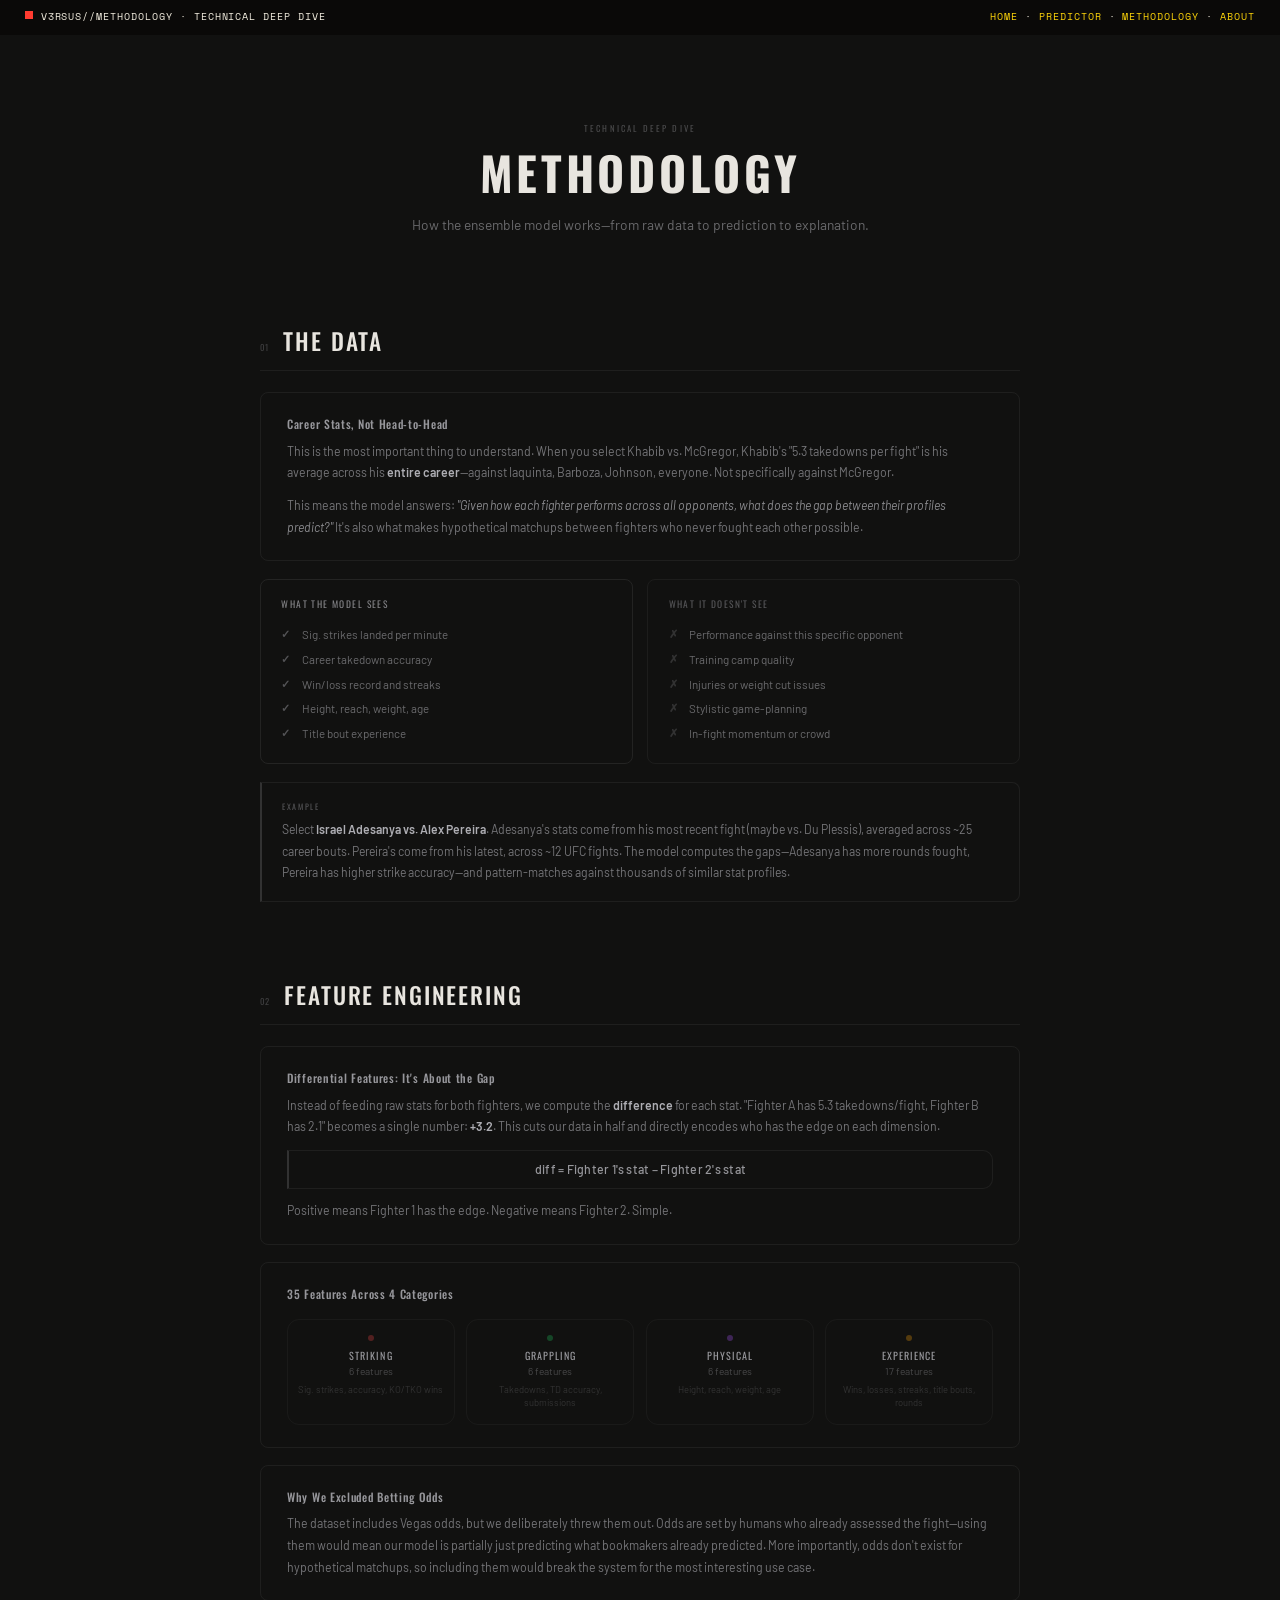
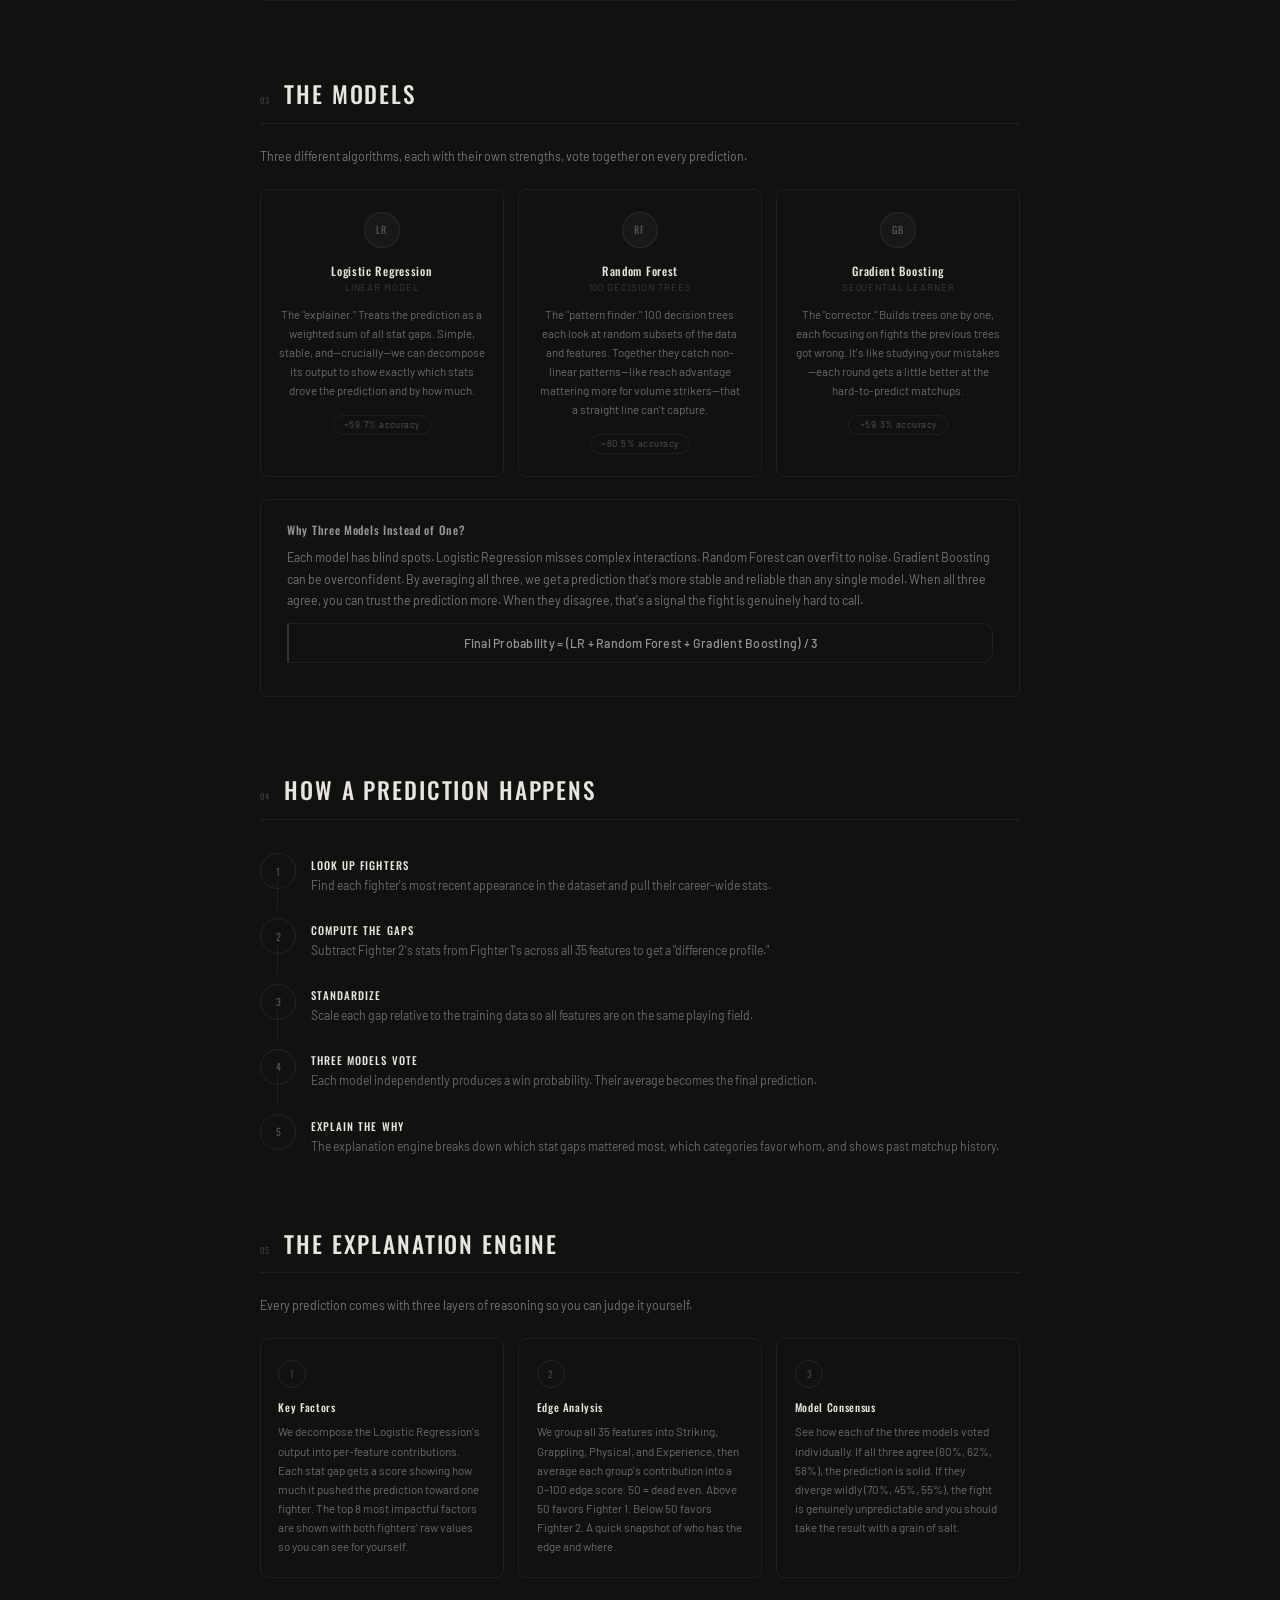
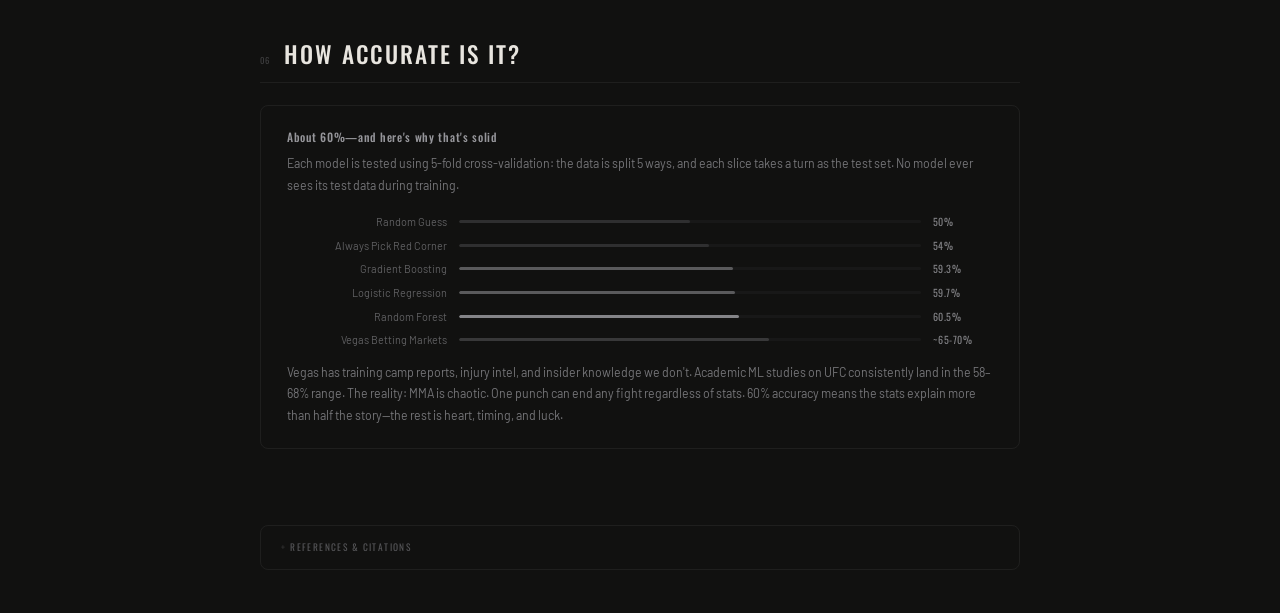
<file: public/methodology.html>
<!DOCTYPE html>
<html lang="en">
<head>
    <meta charset="UTF-8">
    <meta name="viewport" content="width=device-width, initial-scale=1.0">
    <title>Methodology | V3RSUS</title>
    <meta name="description" content="How V3RSUS predicts MMA fights using ensemble machine learning on 6,500+ UFC bouts.">
    <link rel="canonical" href="https://v3rsus.vercel.app/methodology.html">
    <meta property="og:title" content="Methodology | V3RSUS">
    <meta property="og:description" content="How V3RSUS predicts MMA fights — data pipeline, feature engineering, model training, and explanation engine.">
    <meta property="og:type" content="article">
    <meta property="og:url" content="https://v3rsus.vercel.app/methodology.html">
    <meta property="og:site_name" content="V3RSUS">
    <meta name="twitter:card" content="summary">
    <meta name="twitter:title" content="Methodology | V3RSUS">
    <meta name="twitter:description" content="How V3RSUS predicts MMA fights — data pipeline, feature engineering, model training, and explanation engine.">
    <link rel="preconnect" href="https://fonts.googleapis.com">
    <link rel="preconnect" href="https://fonts.gstatic.com" crossorigin>
    <link rel="preload" href="https://fonts.googleapis.com/css2?family=Oswald:wght@400;700;900&family=Barlow:wght@400;500;600&family=Space+Mono:wght@400;700&display=swap" as="style" onload="this.onload=null;this.rel='stylesheet'">
    <noscript><link rel="stylesheet" href="https://fonts.googleapis.com/css2?family=Oswald:wght@400;700;900&family=Barlow:wght@400;500;600&family=Space+Mono:wght@400;700&display=swap"></noscript>
    <link rel="icon" type="image/svg+xml" href="icon.svg">
    <link rel="apple-touch-icon" href="icon.svg">
    <link rel="stylesheet" href="style.css">
    <link rel="stylesheet" href="methodology.css">
    <style>
        /* Brutalist topbar (shared with index / about / predict) */
        .topbar {
            background: #0a0908;
            color: #f4efe1;
            display: flex;
            justify-content: space-between;
            align-items: center;
            padding: 0.6rem 1.75rem;
            font-family: 'Space Mono', ui-monospace, monospace;
            font-size: 0.66rem;
            letter-spacing: 0.1em;
            text-transform: uppercase;
            border-bottom: 4px solid #0a0908;
            gap: 1rem;
            flex-wrap: wrap;
            position: relative;
            z-index: 100;
        }
        .topbar strong { color: #ffd60a; font-weight: 700; }
        .topbar a { color: #ffd60a; text-decoration: none; }
        .topbar a:hover { color: #ff3b30; }
        .topbar .live-dot {
            display: inline-block;
            width: 8px; height: 8px;
            background: #ff3b30;
            margin-right: 0.5rem;
            animation: topbarPulse 1.2s infinite;
            vertical-align: 1px;
        }
        @keyframes topbarPulse { 50% { opacity: 0.35; background: #ffd60a; } }
    </style>
</head>
<body>

    <!-- TOP STATUS BAR -->
    <div class="topbar">
        <span><span class="live-dot"></span>V3RSUS//METHODOLOGY &middot; TECHNICAL DEEP DIVE</span>
        <span>
            <a href="/">HOME</a>
            &middot;
            <a href="predict.html">PREDICTOR</a>
            &middot;
            <a href="methodology.html">METHODOLOGY</a>
            &middot;
            <a href="about.html">ABOUT</a>
        </span>
    </div>

    <main class="meth-page">

        <!-- Hero -->
        <section class="meth-hero">
            <div class="meth-hero-inner">
                <p class="meth-overline meth-anim" style="--delay: 0">Technical Deep Dive</p>
                <h1 class="meth-title meth-anim" style="--delay: 1">Methodology</h1>
                <p class="meth-lead meth-anim" style="--delay: 2">How the ensemble model works&mdash;from raw data to prediction to explanation.</p>
            </div>
        </section>

        <!-- 1. The Data -->
        <section class="meth-section">
            <div class="meth-container">
                <div class="meth-section-header reveal">
                    <span class="meth-section-num">01</span>
                    <h2 class="meth-section-title">The Data</h2>
                </div>

                <div class="meth-card reveal">
                    <h3 class="meth-card-subtitle">Career Stats, Not Head-to-Head</h3>
                    <p class="meth-text">This is the most important thing to understand. When you select Khabib vs. McGregor, Khabib's "5.3 takedowns per fight" is his average across his <strong>entire career</strong>&mdash;against Iaquinta, Barboza, Johnson, everyone. Not specifically against McGregor.</p>
                    <p class="meth-text">This means the model answers: <em>"Given how each fighter performs across all opponents, what does the gap between their profiles predict?"</em> It's also what makes hypothetical matchups between fighters who never fought each other possible.</p>
                </div>

                <div class="meth-two-col reveal">
                    <div class="meth-mini-card meth-green">
                        <h4 class="meth-mini-title">What the Model Sees</h4>
                        <ul class="meth-check-list">
                            <li>Sig. strikes landed per minute</li>
                            <li>Career takedown accuracy</li>
                            <li>Win/loss record and streaks</li>
                            <li>Height, reach, weight, age</li>
                            <li>Title bout experience</li>
                        </ul>
                    </div>
                    <div class="meth-mini-card meth-red">
                        <h4 class="meth-mini-title">What It Doesn't See</h4>
                        <ul class="meth-x-list">
                            <li>Performance against this specific opponent</li>
                            <li>Training camp quality</li>
                            <li>Injuries or weight cut issues</li>
                            <li>Stylistic game-planning</li>
                            <li>In-fight momentum or crowd</li>
                        </ul>
                    </div>
                </div>

                <div class="meth-callout reveal">
                    <div class="meth-callout-label">Example</div>
                    <p class="meth-text">Select <strong>Israel Adesanya vs. Alex Pereira</strong>. Adesanya's stats come from his most recent fight (maybe vs. Du Plessis), averaged across ~25 career bouts. Pereira's come from his latest, across ~12 UFC fights. The model computes the gaps&mdash;Adesanya has more rounds fought, Pereira has higher strike accuracy&mdash;and pattern-matches against thousands of similar stat profiles.</p>
                </div>
            </div>
        </section>

        <!-- 2. Feature Engineering -->
        <section class="meth-section">
            <div class="meth-container">
                <div class="meth-section-header reveal">
                    <span class="meth-section-num">02</span>
                    <h2 class="meth-section-title">Feature Engineering</h2>
                </div>

                <div class="meth-card reveal">
                    <h3 class="meth-card-subtitle">Differential Features: It's About the Gap</h3>
                    <p class="meth-text">Instead of feeding raw stats for both fighters, we compute the <strong>difference</strong> for each stat. "Fighter A has 5.3 takedowns/fight, Fighter B has 2.1" becomes a single number: <strong>+3.2</strong>. This cuts our data in half and directly encodes who has the edge on each dimension.</p>
                    <div class="meth-formula-block">
                        diff = Fighter 1's stat &minus; Fighter 2's stat
                    </div>
                    <p class="meth-text">Positive means Fighter 1 has the edge. Negative means Fighter 2. Simple.</p>
                </div>

                <div class="meth-categories reveal">
                    <h3 class="meth-card-subtitle" style="margin-bottom: 1.2rem;">35 Features Across 4 Categories</h3>
                    <div class="meth-cat-grid">
                        <div class="meth-cat-card">
                            <div class="meth-cat-dot" style="background: #ef4444;"></div>
                            <div class="meth-cat-name">Striking</div>
                            <div class="meth-cat-count">6 features</div>
                            <div class="meth-cat-examples">Sig. strikes, accuracy, KO/TKO wins</div>
                        </div>
                        <div class="meth-cat-card">
                            <div class="meth-cat-dot" style="background: #22c55e;"></div>
                            <div class="meth-cat-name">Grappling</div>
                            <div class="meth-cat-count">6 features</div>
                            <div class="meth-cat-examples">Takedowns, TD accuracy, submissions</div>
                        </div>
                        <div class="meth-cat-card">
                            <div class="meth-cat-dot" style="background: #a855f7;"></div>
                            <div class="meth-cat-name">Physical</div>
                            <div class="meth-cat-count">6 features</div>
                            <div class="meth-cat-examples">Height, reach, weight, age</div>
                        </div>
                        <div class="meth-cat-card">
                            <div class="meth-cat-dot" style="background: #f59e0b;"></div>
                            <div class="meth-cat-name">Experience</div>
                            <div class="meth-cat-count">17 features</div>
                            <div class="meth-cat-examples">Wins, losses, streaks, title bouts, rounds</div>
                        </div>
                    </div>
                </div>

                <div class="meth-card reveal">
                    <h3 class="meth-card-subtitle">Why We Excluded Betting Odds</h3>
                    <p class="meth-text">The dataset includes Vegas odds, but we deliberately threw them out. Odds are set by humans who already assessed the fight&mdash;using them would mean our model is partially just predicting what bookmakers already predicted. More importantly, odds don't exist for hypothetical matchups, so including them would break the system for the most interesting use case.</p>
                </div>
            </div>
        </section>

        <!-- 3. The Models -->
        <section class="meth-section">
            <div class="meth-container">
                <div class="meth-section-header reveal">
                    <span class="meth-section-num">03</span>
                    <h2 class="meth-section-title">The Models</h2>
                </div>

                <p class="meth-text reveal" style="margin-bottom: 1.5rem;">Three different algorithms, each with their own strengths, vote together on every prediction.</p>

                <div class="meth-models-grid">
                    <div class="meth-model-card reveal">
                        <div class="meth-model-icon meth-model-lr">LR</div>
                        <h3 class="meth-model-name">Logistic Regression</h3>
                        <p class="meth-model-type">Linear Model</p>
                        <p class="meth-model-desc">The "explainer." Treats the prediction as a weighted sum of all stat gaps. Simple, stable, and&mdash;crucially&mdash;we can decompose its output to show exactly which stats drove the prediction and by how much.</p>
                        <div class="meth-model-meta">
                            <span class="meth-model-badge">~59.7% accuracy</span>
                        </div>
                    </div>
                    <div class="meth-model-card reveal">
                        <div class="meth-model-icon meth-model-rf">RF</div>
                        <h3 class="meth-model-name">Random Forest</h3>
                        <p class="meth-model-type">100 Decision Trees</p>
                        <p class="meth-model-desc">The "pattern finder." 100 decision trees each look at random subsets of the data and features. Together they catch non-linear patterns&mdash;like reach advantage mattering more for volume strikers&mdash;that a straight line can't capture.</p>
                        <div class="meth-model-meta">
                            <span class="meth-model-badge">~60.5% accuracy</span>
                        </div>
                    </div>
                    <div class="meth-model-card reveal">
                        <div class="meth-model-icon meth-model-gb">GB</div>
                        <h3 class="meth-model-name">Gradient Boosting</h3>
                        <p class="meth-model-type">Sequential Learner</p>
                        <p class="meth-model-desc">The "corrector." Builds trees one by one, each focusing on fights the previous trees got wrong. It's like studying your mistakes&mdash;each round gets a little better at the hard-to-predict matchups.</p>
                        <div class="meth-model-meta">
                            <span class="meth-model-badge">~59.3% accuracy</span>
                        </div>
                    </div>
                </div>

                <div class="meth-card reveal">
                    <h3 class="meth-card-subtitle">Why Three Models Instead of One?</h3>
                    <p class="meth-text">Each model has blind spots. Logistic Regression misses complex interactions. Random Forest can overfit to noise. Gradient Boosting can be overconfident. By averaging all three, we get a prediction that's more stable and reliable than any single model. When all three agree, you can trust the prediction more. When they disagree, that's a signal the fight is genuinely hard to call.</p>
                    <div class="meth-formula-block">
                        Final Probability = (LR + Random Forest + Gradient Boosting) / 3
                    </div>
                </div>
            </div>
        </section>

        <!-- 4. The Pipeline -->
        <section class="meth-section">
            <div class="meth-container">
                <div class="meth-section-header reveal">
                    <span class="meth-section-num">04</span>
                    <h2 class="meth-section-title">How a Prediction Happens</h2>
                </div>

                <div class="meth-pipeline">
                    <div class="meth-pipe-step reveal">
                        <div class="meth-pipe-num">1</div>
                        <div class="meth-pipe-content">
                            <div class="meth-pipe-title">Look Up Fighters</div>
                            <div class="meth-pipe-desc">Find each fighter's most recent appearance in the dataset and pull their career-wide stats.</div>
                        </div>
                    </div>
                    <div class="meth-pipe-step reveal">
                        <div class="meth-pipe-num">2</div>
                        <div class="meth-pipe-content">
                            <div class="meth-pipe-title">Compute the Gaps</div>
                            <div class="meth-pipe-desc">Subtract Fighter 2's stats from Fighter 1's across all 35 features to get a "difference profile."</div>
                        </div>
                    </div>
                    <div class="meth-pipe-step reveal">
                        <div class="meth-pipe-num">3</div>
                        <div class="meth-pipe-content">
                            <div class="meth-pipe-title">Standardize</div>
                            <div class="meth-pipe-desc">Scale each gap relative to the training data so all features are on the same playing field.</div>
                        </div>
                    </div>
                    <div class="meth-pipe-step reveal">
                        <div class="meth-pipe-num">4</div>
                        <div class="meth-pipe-content">
                            <div class="meth-pipe-title">Three Models Vote</div>
                            <div class="meth-pipe-desc">Each model independently produces a win probability. Their average becomes the final prediction.</div>
                        </div>
                    </div>
                    <div class="meth-pipe-step reveal">
                        <div class="meth-pipe-num">5</div>
                        <div class="meth-pipe-content">
                            <div class="meth-pipe-title">Explain the Why</div>
                            <div class="meth-pipe-desc">The explanation engine breaks down which stat gaps mattered most, which categories favor whom, and shows past matchup history.</div>
                        </div>
                    </div>
                </div>
            </div>
        </section>

        <!-- 5. Explanation -->
        <section class="meth-section">
            <div class="meth-container">
                <div class="meth-section-header reveal">
                    <span class="meth-section-num">05</span>
                    <h2 class="meth-section-title">The Explanation Engine</h2>
                </div>

                <p class="meth-text reveal" style="margin-bottom: 1.5rem;">Every prediction comes with three layers of reasoning so you can judge it yourself.</p>

                <div class="meth-explain-grid">
                    <div class="meth-explain-card reveal">
                        <div class="meth-explain-num">1</div>
                        <h3 class="meth-explain-title">Key Factors</h3>
                        <p class="meth-explain-desc">We decompose the Logistic Regression's output into per-feature contributions. Each stat gap gets a score showing how much it pushed the prediction toward one fighter. The top 8 most impactful factors are shown with both fighters' raw values so you can see for yourself.</p>
                    </div>
                    <div class="meth-explain-card reveal">
                        <div class="meth-explain-num">2</div>
                        <h3 class="meth-explain-title">Edge Analysis</h3>
                        <p class="meth-explain-desc">We group all 35 features into Striking, Grappling, Physical, and Experience, then average each group's contribution into a 0&ndash;100 edge score. 50 = dead even. Above 50 favors Fighter 1. Below 50 favors Fighter 2. A quick snapshot of who has the edge and where.</p>
                    </div>
                    <div class="meth-explain-card reveal">
                        <div class="meth-explain-num">3</div>
                        <h3 class="meth-explain-title">Model Consensus</h3>
                        <p class="meth-explain-desc">See how each of the three models voted individually. If all three agree (60%, 62%, 58%), the prediction is solid. If they diverge wildly (70%, 45%, 55%), the fight is genuinely unpredictable and you should take the result with a grain of salt.</p>
                    </div>
                </div>
            </div>
        </section>

        <!-- 6. Accuracy -->
        <section class="meth-section">
            <div class="meth-container">
                <div class="meth-section-header reveal">
                    <span class="meth-section-num">06</span>
                    <h2 class="meth-section-title">How Accurate Is It?</h2>
                </div>

                <div class="meth-card reveal">
                    <h3 class="meth-card-subtitle">About 60%&mdash;and here's why that's solid</h3>
                    <p class="meth-text">Each model is tested using 5-fold cross-validation: the data is split 5 ways, and each slice takes a turn as the test set. No model ever sees its test data during training.</p>

                    <div class="meth-accuracy-bars">
                        <div class="meth-acc-row">
                            <span class="meth-acc-label">Random Guess</span>
                            <div class="meth-acc-bar-track">
                                <div class="meth-acc-bar-fill meth-acc-base" style="width: 50%;"></div>
                            </div>
                            <span class="meth-acc-val">50%</span>
                        </div>
                        <div class="meth-acc-row">
                            <span class="meth-acc-label">Always Pick Red Corner</span>
                            <div class="meth-acc-bar-track">
                                <div class="meth-acc-bar-fill meth-acc-base" style="width: 54%;"></div>
                            </div>
                            <span class="meth-acc-val">54%</span>
                        </div>
                        <div class="meth-acc-row">
                            <span class="meth-acc-label">Gradient Boosting</span>
                            <div class="meth-acc-bar-track">
                                <div class="meth-acc-bar-fill meth-acc-model" style="width: 59.3%;"></div>
                            </div>
                            <span class="meth-acc-val">59.3%</span>
                        </div>
                        <div class="meth-acc-row">
                            <span class="meth-acc-label">Logistic Regression</span>
                            <div class="meth-acc-bar-track">
                                <div class="meth-acc-bar-fill meth-acc-model" style="width: 59.7%;"></div>
                            </div>
                            <span class="meth-acc-val">59.7%</span>
                        </div>
                        <div class="meth-acc-row">
                            <span class="meth-acc-label">Random Forest</span>
                            <div class="meth-acc-bar-track">
                                <div class="meth-acc-bar-fill meth-acc-best" style="width: 60.5%;"></div>
                            </div>
                            <span class="meth-acc-val">60.5%</span>
                        </div>
                        <div class="meth-acc-row">
                            <span class="meth-acc-label">Vegas Betting Markets</span>
                            <div class="meth-acc-bar-track">
                                <div class="meth-acc-bar-fill meth-acc-vegas" style="width: 67%;"></div>
                            </div>
                            <span class="meth-acc-val">~65-70%</span>
                        </div>
                    </div>

                    <p class="meth-text" style="margin-top: 1rem;">Vegas has training camp reports, injury intel, and insider knowledge we don't. Academic ML studies on UFC consistently land in the 58&ndash;68% range. The reality: MMA is chaotic. One punch can end any fight regardless of stats. 60% accuracy means the stats explain more than half the story&mdash;the rest is heart, timing, and luck.</p>
                </div>
            </div>
        </section>

        <!-- References (collapsed) -->
        <section class="meth-section meth-refs-section">
            <div class="meth-container">
                <details class="meth-refs-toggle">
                    <summary class="meth-refs-summary">References & Citations</summary>
                    <ol class="meth-refs-list">
                        <li>Breiman, L. (2001). Random Forests. <em>Machine Learning</em>, 45(1), 5&ndash;32.</li>
                        <li>Friedman, J.H. (2001). Greedy function approximation: A gradient boosting machine. <em>Annals of Statistics</em>, 29(5), 1189&ndash;1232.</li>
                        <li>Cox, D.R. (1958). The regression analysis of binary sequences. <em>JRSS: Series B</em>, 20(2), 215&ndash;232.</li>
                        <li>Dietterich, T.G. (2000). Ensemble Methods in Machine Learning. <em>MCS</em>, 1857, 1&ndash;15.</li>
                        <li>Pedregosa, F. et al. (2011). Scikit-learn: Machine Learning in Python. <em>JMLR</em>, 12, 2825&ndash;2830.</li>
                        <li>Noboa, A. & Curtis, K. (2020). Predicting UFC Fight Outcomes Using ML. <em>Stanford CS229</em>.</li>
                        <li>Marek, P. (2021). Machine Learning and MMA. <em>arXiv preprint</em>.</li>
                        <li>Hastie, T., Tibshirani, R., & Friedman, J. (2009). <em>The Elements of Statistical Learning</em>. Springer.</li>
                    </ol>
                </details>
            </div>
        </section>

    </main>


<script>
        const revealObserver = new IntersectionObserver(entries => {
            entries.forEach(entry => {
                if (entry.isIntersecting) entry.target.classList.add("visible");
            });
        }, { threshold: 0.1 });
        document.querySelectorAll(".reveal").forEach(el => revealObserver.observe(el));
    </script>
</body>
</html>
</file>
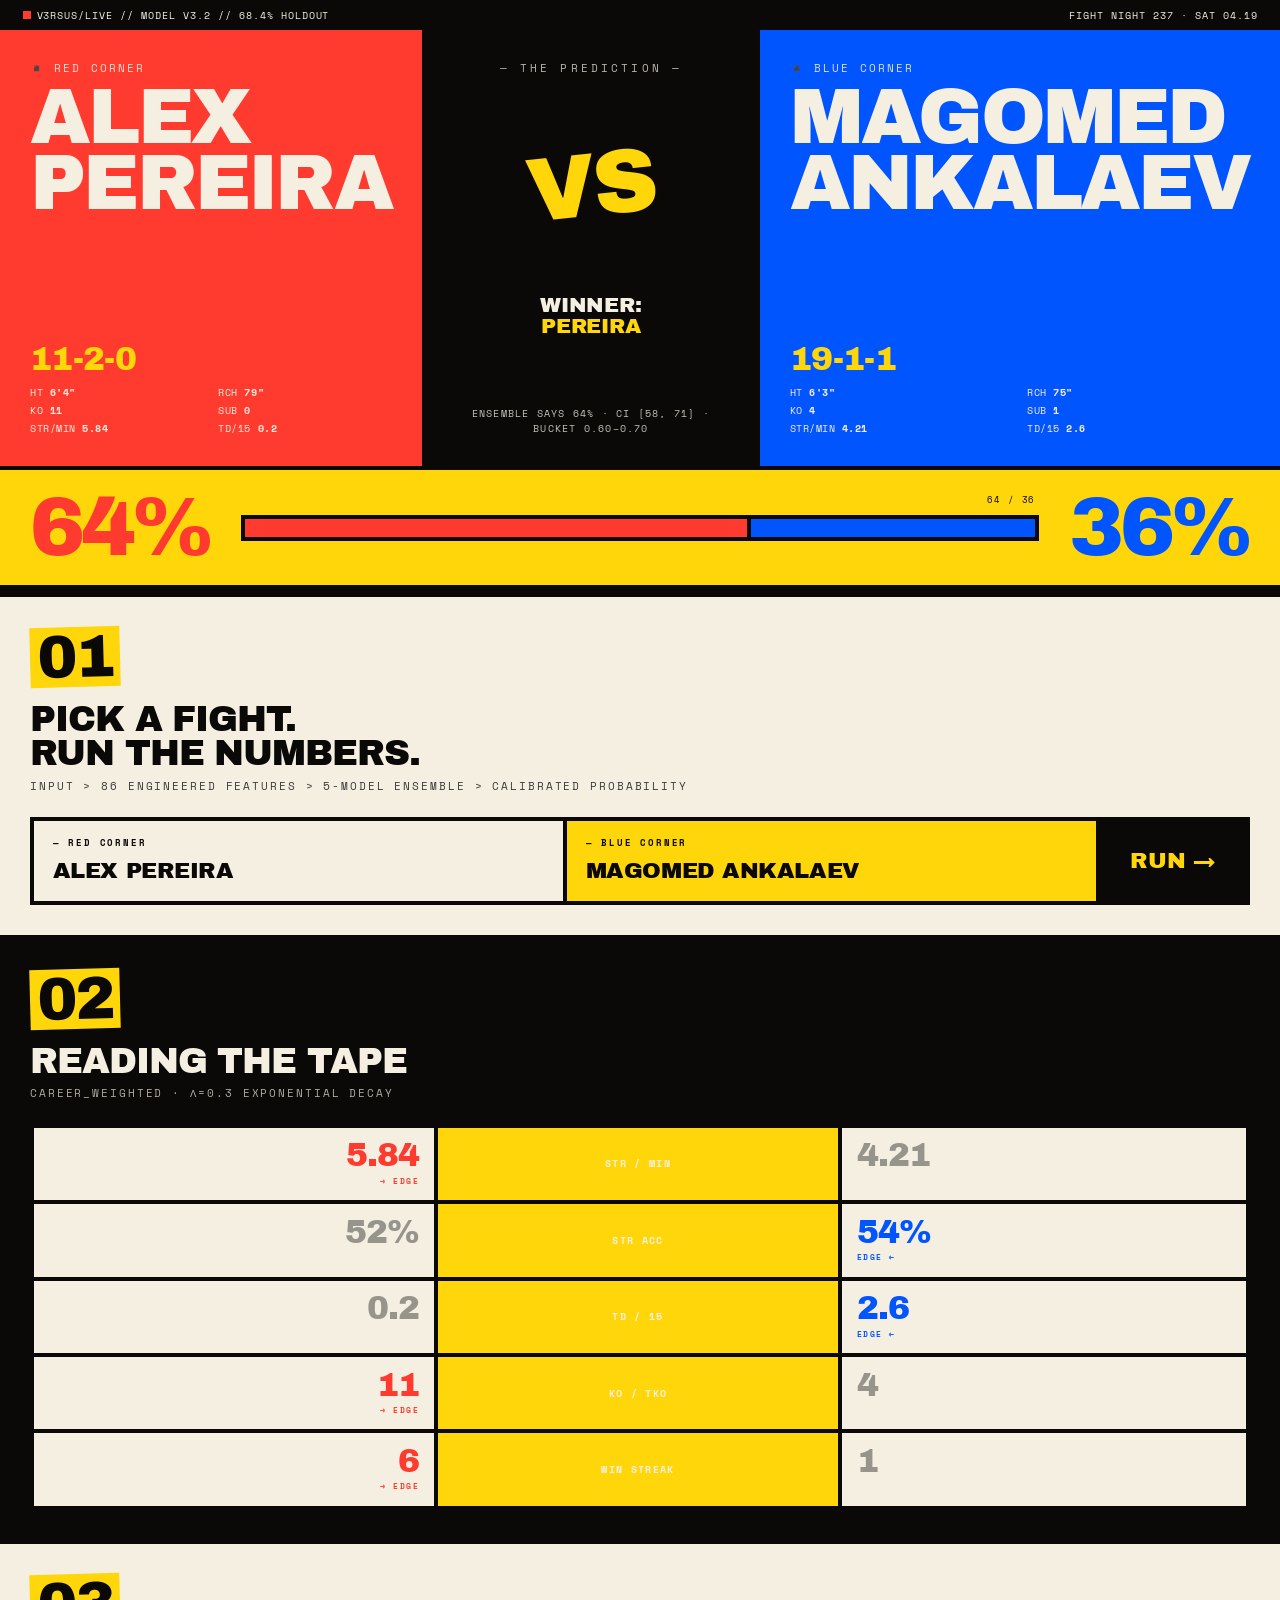
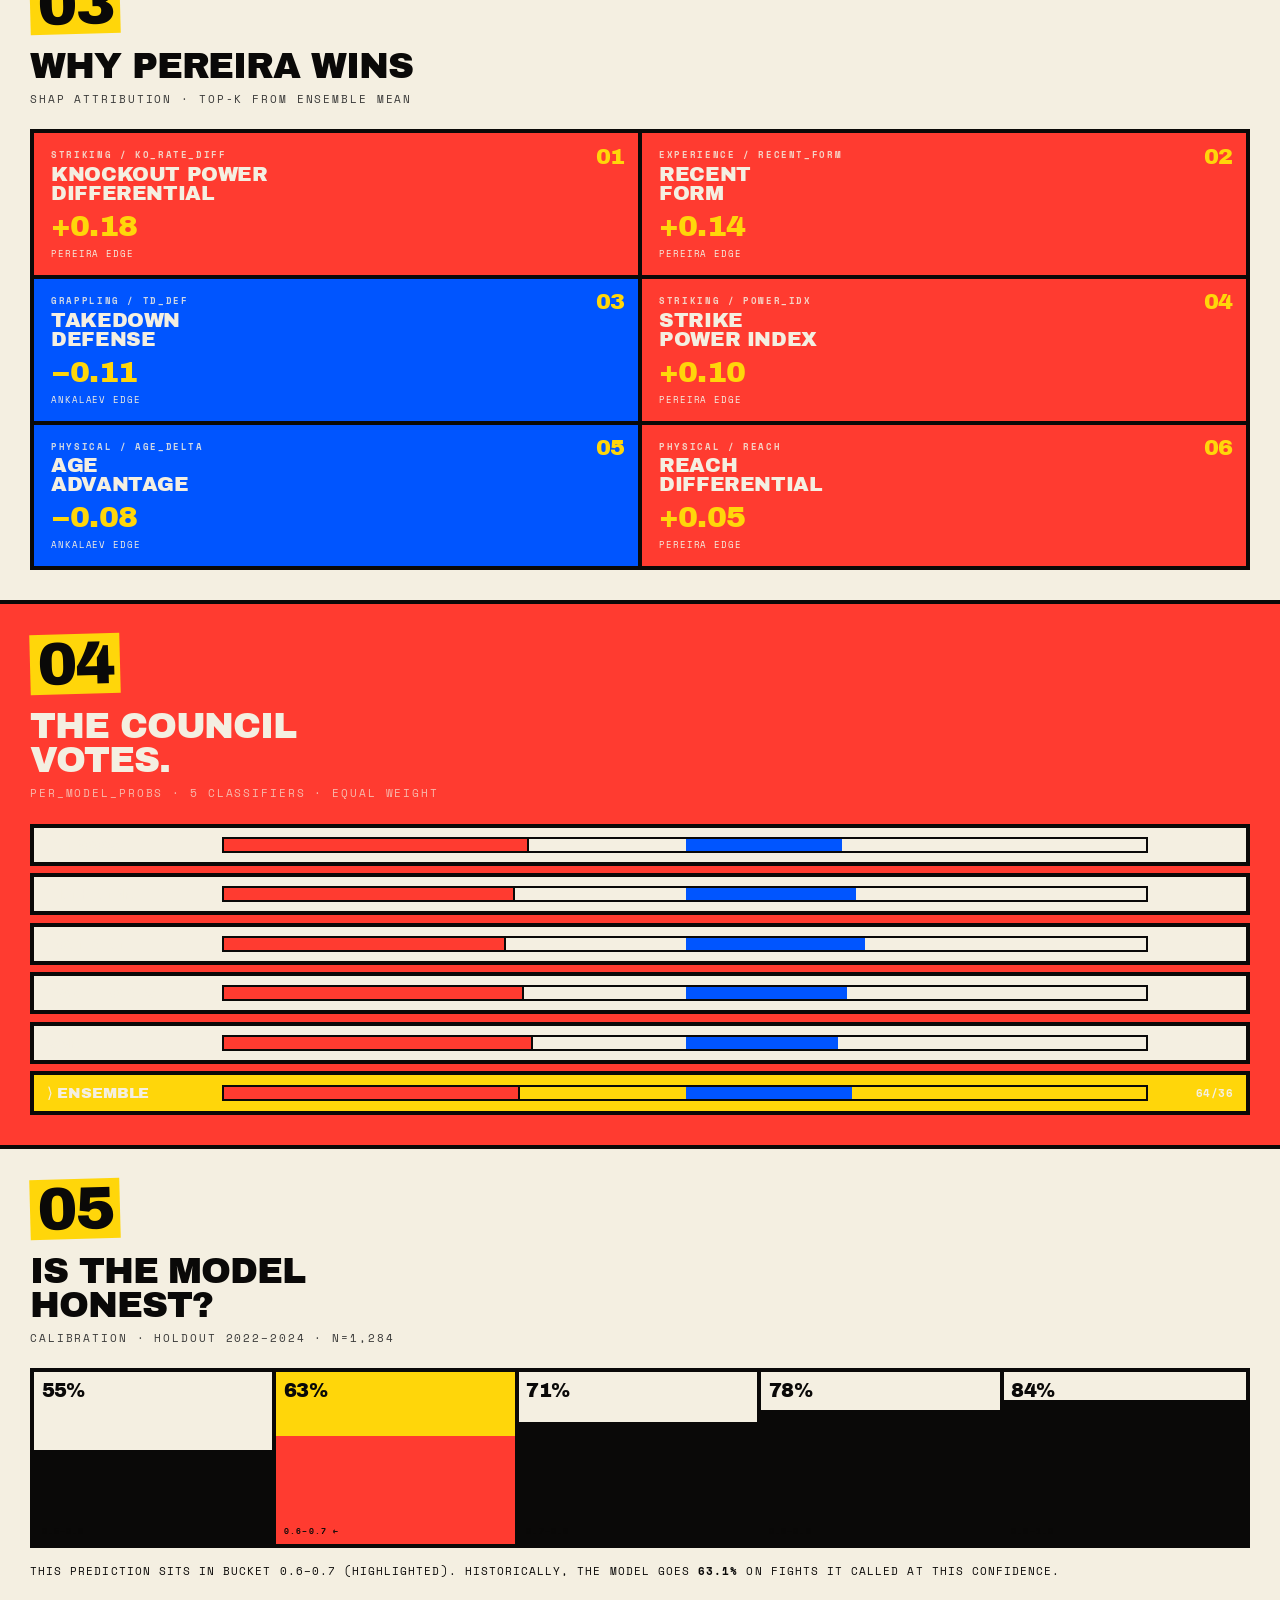
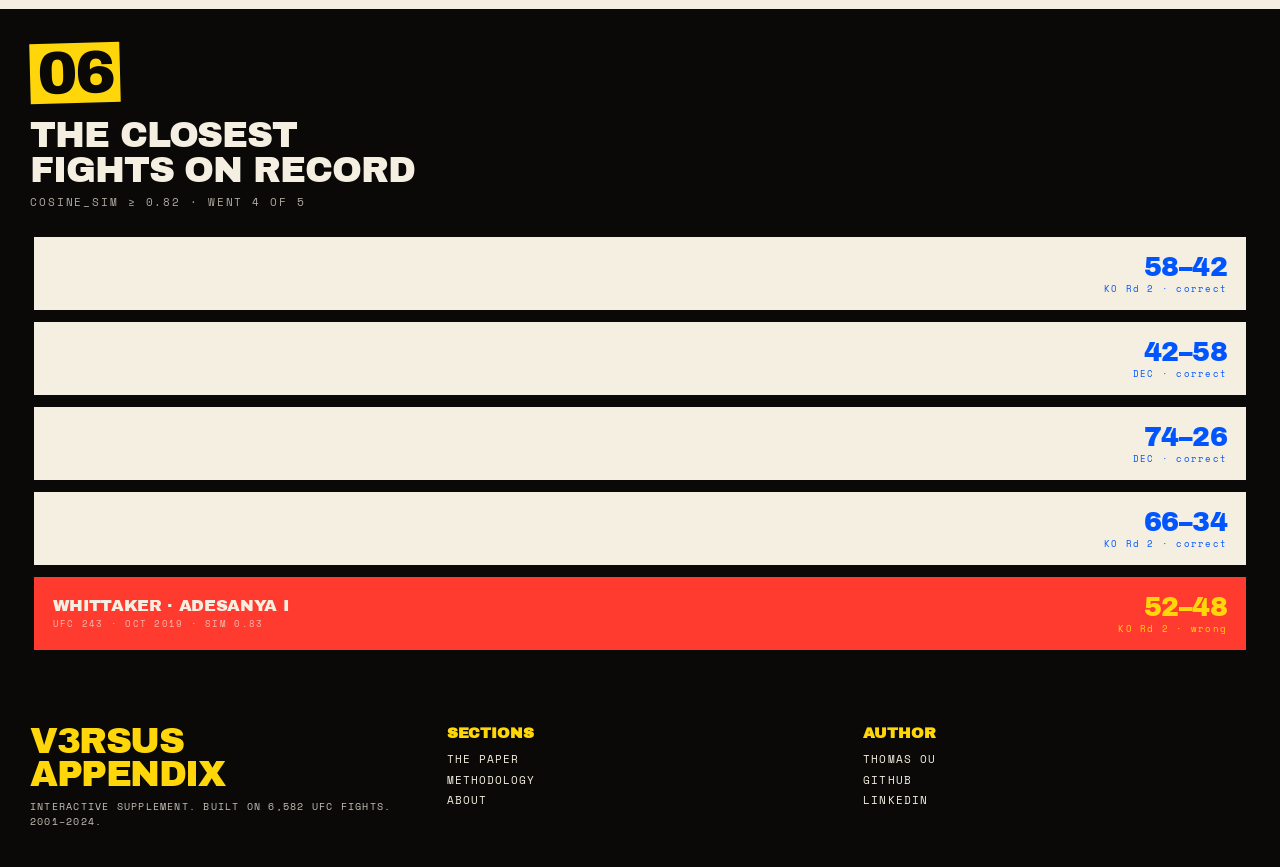
<file: public/predict-brutalist.html>
<!DOCTYPE html>
<html lang="en">
<head>
<meta charset="UTF-8">
<title>V3RSUS / BRUTALIST</title>
<link rel="preconnect" href="https://fonts.googleapis.com">
<link rel="preconnect" href="https://fonts.gstatic.com" crossorigin>
<link href="https://fonts.googleapis.com/css2?family=Archivo+Black&family=Space+Grotesk:wght@400;500;600;700&family=Space+Mono:wght@400;700&display=swap" rel="stylesheet">
<style>
:root {
    --bg: #e9e2d3;
    --bg-alt: #111;
    --paper: #f4efe1;
    --ink: #0a0908;
    --ink-mid: #3a3a39;
    --red: #ff3b30;
    --red-deep: #c4281f;
    --blue: #0055ff;
    --blue-deep: #0042cc;
    --yellow: #ffd60a;
    --line: 4px;
}
*, *::before, *::after { box-sizing: border-box; margin: 0; padding: 0; }
html { font-size: 15px; }
body {
    font-family: 'Space Grotesk', sans-serif;
    background: var(--bg);
    color: var(--ink);
    -webkit-font-smoothing: antialiased;
    min-height: 100vh;
    overflow-x: hidden;
}

/* Noise texture */
body::before {
    content: '';
    position: fixed;
    inset: 0;
    background-image: url("data:image/svg+xml;utf8,<svg xmlns='http://www.w3.org/2000/svg' width='200' height='200'><filter id='n'><feTurbulence baseFrequency='0.9' numOctaves='2'/><feColorMatrix values='0 0 0 0 0 0 0 0 0 0 0 0 0 0 0 0 0 0 0.08 0'/></filter><rect width='200' height='200' filter='url(%23n)'/></svg>");
    pointer-events: none;
    z-index: 1;
    mix-blend-mode: multiply;
    opacity: 0.5;
}

.container { position: relative; z-index: 2; }

/* Top black bar */
.topbar {
    background: var(--ink);
    color: var(--paper);
    display: flex;
    justify-content: space-between;
    padding: 0.5rem 1.5rem;
    font-family: 'Space Mono', monospace;
    font-size: 0.65rem;
    letter-spacing: 0.1em;
    text-transform: uppercase;
}
.topbar span.dot { display: inline-block; width: 8px; height: 8px; background: var(--red); margin-right: 0.4rem; animation: pulse 1s infinite; }
@keyframes pulse { 50% { opacity: 0.4; } }

/* Big hero poster */
.poster {
    background: var(--paper);
    border-bottom: var(--line) solid var(--ink);
    position: relative;
    overflow: hidden;
}
.poster-grid {
    display: grid;
    grid-template-columns: 1fr 1.2fr 1fr;
    border-bottom: var(--line) solid var(--ink);
    min-height: 440px;
}
.poster-cell {
    padding: 2rem 2rem;
    border-right: var(--line) solid var(--ink);
    display: flex;
    flex-direction: column;
    justify-content: space-between;
    position: relative;
}
.poster-cell:last-child { border-right: none; }

.poster-cell.red { background: var(--red); color: var(--paper); }
.poster-cell.blue { background: var(--blue); color: var(--paper); }
.poster-cell.center { background: var(--ink); color: var(--paper); align-items: center; text-align: center; }

.fight-label {
    font-family: 'Space Mono', monospace;
    font-size: 0.7rem;
    letter-spacing: 0.2em;
    text-transform: uppercase;
    opacity: 0.9;
}

.fighter-name {
    font-family: 'Archivo Black', sans-serif;
    font-size: clamp(3rem, 6.5vw, 5.2rem);
    line-height: 0.85;
    letter-spacing: -0.035em;
    text-transform: uppercase;
}

.fighter-record {
    font-family: 'Archivo Black', sans-serif;
    font-size: 2.2rem;
    letter-spacing: -0.02em;
}
.poster-cell.red .fighter-record { color: var(--yellow); }
.poster-cell.blue .fighter-record { color: var(--yellow); }

.fighter-stats {
    display: grid;
    grid-template-columns: repeat(2, 1fr);
    gap: 0.25rem 1rem;
    font-family: 'Space Mono', monospace;
    font-size: 0.68rem;
    line-height: 1.4;
    text-transform: uppercase;
    letter-spacing: 0.05em;
}
.fighter-stats b { font-weight: 700; }
.fighter-stats em { font-style: normal; opacity: 0.7; }

/* Center cell — the predicted winner call */
.poster-cell.center .vs {
    font-family: 'Archivo Black', sans-serif;
    font-size: 6rem;
    line-height: 0.9;
    color: var(--yellow);
    letter-spacing: -0.04em;
    transform: rotate(-6deg);
    margin-bottom: 0.5rem;
}
.center-kicker {
    font-family: 'Space Mono', monospace;
    font-size: 0.7rem;
    letter-spacing: 0.3em;
    text-transform: uppercase;
    color: var(--paper);
    opacity: 0.75;
    margin-bottom: 0.5rem;
}
.center-title {
    font-family: 'Archivo Black', sans-serif;
    font-size: 1.4rem;
    line-height: 1;
    text-transform: uppercase;
    letter-spacing: -0.01em;
}
.center-title u { color: var(--yellow); text-decoration: none; }
.center-sub {
    font-family: 'Space Mono', monospace;
    font-size: 0.68rem;
    letter-spacing: 0.12em;
    text-transform: uppercase;
    opacity: 0.8;
    margin-top: 0.5rem;
}

/* Big prob bar row */
.prob-row {
    display: grid;
    grid-template-columns: auto 1fr auto;
    align-items: center;
    gap: 2rem;
    padding: 1.5rem 2rem;
    border-bottom: var(--line) solid var(--ink);
    background: var(--yellow);
}
.prob-big {
    font-family: 'Archivo Black', sans-serif;
    font-size: 5.5rem;
    line-height: 0.85;
    letter-spacing: -0.05em;
    color: var(--ink);
}
.prob-big.red { color: var(--red); }
.prob-big.blue { color: var(--blue); }

.prob-bar-huge {
    height: 26px;
    background: var(--ink);
    border: var(--line) solid var(--ink);
    display: grid;
    grid-template-columns: 64% 36%;
    position: relative;
}
.prob-bar-huge .seg.l { background: var(--red); border-right: var(--line) solid var(--ink); }
.prob-bar-huge .seg.r { background: var(--blue); }
.prob-bar-huge::after {
    content: '64 / 36';
    position: absolute;
    top: -26px;
    right: 0;
    font-family: 'Space Mono', monospace;
    font-size: 0.62rem;
    letter-spacing: 0.1em;
    color: var(--ink);
}

/* Main grid body */
.main {
    display: grid;
    grid-template-columns: 2fr 1fr;
    border-bottom: var(--line) solid var(--ink);
}
.main > div { padding: 2rem 2rem; border-right: var(--line) solid var(--ink); }
.main > div:last-child { border-right: none; background: var(--ink); color: var(--paper); }

/* Section headings */
.section {
    border-top: var(--line) solid var(--ink);
    padding: 2rem 2rem;
    background: var(--paper);
}
.section:first-of-type { border-top: none; }

.section.dark { background: var(--ink); color: var(--paper); }
.section.red { background: var(--red); color: var(--paper); }

.sec-num {
    font-family: 'Archivo Black', sans-serif;
    font-size: 4rem;
    line-height: 1;
    color: var(--ink);
    display: inline-block;
    padding: 0 0.5rem;
    background: var(--yellow);
    margin-bottom: 1rem;
    transform: rotate(-1.5deg);
    letter-spacing: -0.04em;
}
.section.dark .sec-num, .section.red .sec-num { color: var(--ink); }

.sec-head {
    font-family: 'Archivo Black', sans-serif;
    font-size: 2.4rem;
    line-height: 0.95;
    letter-spacing: -0.03em;
    text-transform: uppercase;
    margin-bottom: 0.5rem;
}
.sec-sub {
    font-family: 'Space Mono', monospace;
    font-size: 0.7rem;
    letter-spacing: 0.18em;
    text-transform: uppercase;
    color: var(--ink-mid);
    margin-bottom: 1.5rem;
}
.section.dark .sec-sub, .section.red .sec-sub { color: var(--paper); opacity: 0.7; }

/* Form */
.form-brutal {
    display: grid;
    grid-template-columns: 1fr 1fr auto;
    gap: 0;
    border: var(--line) solid var(--ink);
    background: var(--paper);
}
.form-brutal .field {
    padding: 1rem 1.25rem;
    border-right: var(--line) solid var(--ink);
}
.form-brutal .field:nth-child(2) { background: var(--yellow); }
.form-brutal label {
    display: block;
    font-family: 'Space Mono', monospace;
    font-size: 0.6rem;
    letter-spacing: 0.2em;
    text-transform: uppercase;
    font-weight: 700;
    margin-bottom: 0.4rem;
}
.form-brutal input {
    width: 100%;
    background: transparent;
    border: none;
    font-family: 'Archivo Black', sans-serif;
    font-size: 1.5rem;
    letter-spacing: -0.02em;
    text-transform: uppercase;
    color: var(--ink);
    outline: none;
    padding: 0.2rem 0;
}
.form-brutal input::placeholder { color: var(--ink-mid); }
.form-brutal button {
    background: var(--ink);
    color: var(--yellow);
    border: none;
    font-family: 'Archivo Black', sans-serif;
    font-size: 1.5rem;
    letter-spacing: -0.01em;
    text-transform: uppercase;
    padding: 0 2rem;
    cursor: pointer;
    display: flex;
    align-items: center;
    gap: 0.5rem;
}
.form-brutal button:hover { background: var(--red); color: var(--paper); }

/* Stats comparison */
.vs-grid {
    display: grid;
    grid-template-columns: 1fr 1fr 1fr;
    border: var(--line) solid var(--ink);
    background: var(--paper);
}
.vs-cell {
    padding: 0.9rem 1rem;
    border-right: var(--line) solid var(--ink);
    border-bottom: var(--line) solid var(--ink);
}
.vs-cell:nth-child(3n) { border-right: none; }
.vs-cell:nth-last-child(-n+3) { border-bottom: none; }
.vs-cell.label { background: var(--yellow); text-align: center; font-family: 'Space Mono', monospace; font-size: 0.65rem; letter-spacing: 0.14em; text-transform: uppercase; font-weight: 700; display: flex; align-items: center; justify-content: center; }
.vs-cell.red { text-align: right; }
.vs-cell.blue { text-align: left; }
.vs-cell .n { font-family: 'Archivo Black', sans-serif; font-size: 2.2rem; line-height: 0.9; letter-spacing: -0.03em; }
.vs-cell.red .n { color: var(--red); }
.vs-cell.blue .n { color: var(--blue); }
.vs-cell.red.lose .n, .vs-cell.blue.lose .n { color: var(--ink-mid); opacity: 0.5; }
.vs-cell .win-tag {
    display: block;
    font-family: 'Space Mono', monospace;
    font-size: 0.55rem;
    letter-spacing: 0.18em;
    text-transform: uppercase;
    margin-top: 0.25rem;
    font-weight: 700;
}
.vs-cell.red .win-tag { color: var(--red); }
.vs-cell.blue .win-tag { color: var(--blue); }

/* SHAP cards */
.shap-wall {
    display: grid;
    grid-template-columns: repeat(2, 1fr);
    gap: var(--line);
    background: var(--ink);
    border: var(--line) solid var(--ink);
}
.shap-card {
    padding: 1rem 1.15rem;
    background: var(--paper);
    position: relative;
}
.shap-card.red { background: var(--red); color: var(--paper); }
.shap-card.blue { background: var(--blue); color: var(--paper); }
.shap-card .rank {
    position: absolute;
    top: 0.7rem;
    right: 0.9rem;
    font-family: 'Archivo Black', sans-serif;
    font-size: 1.5rem;
    letter-spacing: -0.03em;
    opacity: 0.3;
}
.shap-card.red .rank, .shap-card.blue .rank { color: var(--yellow); opacity: 1; }
.shap-card .key { font-family: 'Space Mono', monospace; font-size: 0.6rem; letter-spacing: 0.18em; text-transform: uppercase; font-weight: 700; margin-bottom: 0.25rem; opacity: 0.85; }
.shap-card .name { font-family: 'Archivo Black', sans-serif; font-size: 1.35rem; line-height: 0.95; letter-spacing: -0.02em; margin-bottom: 0.5rem; text-transform: uppercase; }
.shap-card .val { font-family: 'Archivo Black', sans-serif; font-size: 2rem; line-height: 1; letter-spacing: -0.03em; }
.shap-card.red .val, .shap-card.blue .val { color: var(--yellow); }
.shap-card .verb { font-family: 'Space Mono', monospace; font-size: 0.58rem; letter-spacing: 0.1em; text-transform: uppercase; margin-top: 0.4rem; }

/* Models bar */
.model-stack { display: flex; flex-direction: column; gap: 0.5rem; }
.model-row {
    display: grid;
    grid-template-columns: 160px 1fr 70px;
    gap: 1rem;
    align-items: center;
    border: var(--line) solid var(--ink);
    padding: 0.6rem 0.85rem;
    background: var(--paper);
}
.model-row.ens { background: var(--yellow); }
.model-row .mname { font-family: 'Archivo Black', sans-serif; text-transform: uppercase; font-size: 1rem; letter-spacing: -0.01em; }
.model-row .mbar { display: grid; grid-template-columns: auto auto; height: 16px; border: 2px solid var(--ink); }
.model-row .mbar .ml { background: var(--red); border-right: 2px solid var(--ink); }
.model-row .mbar .mr { background: var(--blue); }
.model-row .mpct { font-family: 'Space Mono', monospace; font-size: 0.72rem; font-weight: 700; letter-spacing: 0.05em; text-align: right; }

/* Calibration — as bar chart poster */
.cal-poster {
    display: grid;
    grid-template-columns: repeat(5, 1fr);
    height: 180px;
    border: var(--line) solid var(--ink);
}
.cal-col {
    border-right: var(--line) solid var(--ink);
    background: var(--paper);
    display: flex;
    flex-direction: column-reverse;
    align-items: stretch;
    justify-content: flex-start;
    position: relative;
    padding: 0;
}
.cal-col:last-child { border-right: none; }
.cal-col.hi { background: var(--yellow); }
.cal-col .fill { background: var(--ink); width: 100%; }
.cal-col.hi .fill { background: var(--red); }
.cal-col .num {
    position: absolute;
    top: 0.5rem;
    left: 0.5rem;
    font-family: 'Archivo Black', sans-serif;
    font-size: 1.3rem;
    letter-spacing: -0.03em;
}
.cal-col .range {
    position: absolute;
    bottom: 0.5rem;
    left: 0.5rem;
    font-family: 'Space Mono', monospace;
    font-size: 0.55rem;
    letter-spacing: 0.14em;
    text-transform: uppercase;
    font-weight: 700;
}

/* History posters */
.hist-stack { display: flex; flex-direction: column; gap: var(--line); }
.hist-card {
    display: grid;
    grid-template-columns: 1fr auto;
    gap: 1rem;
    align-items: center;
    padding: 1rem 1.25rem;
    border: var(--line) solid var(--ink);
    background: var(--paper);
}
.hist-card.wrong { background: var(--red); color: var(--paper); }
.hist-card .matchup { font-family: 'Archivo Black', sans-serif; font-size: 1.1rem; line-height: 1; letter-spacing: -0.02em; text-transform: uppercase; }
.hist-card .matchup small { display: block; font-family: 'Space Mono', monospace; font-size: 0.6rem; letter-spacing: 0.14em; font-weight: 400; margin-top: 0.3rem; opacity: 0.7; text-transform: uppercase; }
.hist-card .verdict { text-align: right; font-family: 'Archivo Black', sans-serif; font-size: 1.8rem; letter-spacing: -0.02em; }
.hist-card .verdict small { display: block; font-family: 'Space Mono', monospace; font-size: 0.6rem; letter-spacing: 0.14em; font-weight: 400; }
.hist-card.right .verdict { color: var(--blue); }
.hist-card.wrong .verdict { color: var(--yellow); }

/* Footer */
.footer-brutal {
    background: var(--ink);
    color: var(--paper);
    padding: 2.5rem 2rem;
    display: grid;
    grid-template-columns: 1fr 1fr 1fr;
    gap: 2rem;
    align-items: start;
    border-top: var(--line) solid var(--ink);
}
.footer-brutal .brand {
    font-family: 'Archivo Black', sans-serif;
    font-size: 2.4rem;
    line-height: 0.9;
    color: var(--yellow);
    letter-spacing: -0.04em;
    text-transform: uppercase;
}
.footer-brutal .tag { font-family: 'Space Mono', monospace; font-size: 0.68rem; text-transform: uppercase; letter-spacing: 0.12em; margin-top: 0.6rem; opacity: 0.8; line-height: 1.5; }
.footer-brutal h5 { font-family: 'Archivo Black', sans-serif; font-size: 1rem; color: var(--yellow); margin-bottom: 0.5rem; letter-spacing: -0.01em; text-transform: uppercase; }
.footer-brutal a { display: block; padding: 0.15rem 0; color: var(--paper); text-decoration: none; font-family: 'Space Mono', monospace; font-size: 0.72rem; letter-spacing: 0.1em; text-transform: uppercase; }
.footer-brutal a:hover { color: var(--red); }

@media (max-width: 900px) {
    .poster-grid { grid-template-columns: 1fr; }
    .poster-cell { border-right: none; border-bottom: var(--line) solid var(--ink); }
    .poster-cell.center { min-height: 280px; }
    .main { grid-template-columns: 1fr; }
    .main > div { border-right: none; border-bottom: var(--line) solid var(--ink); }
    .form-brutal { grid-template-columns: 1fr; }
    .form-brutal .field { border-right: none; border-bottom: var(--line) solid var(--ink); }
    .shap-wall { grid-template-columns: 1fr; }
    .footer-brutal { grid-template-columns: 1fr; }
    .prob-row { grid-template-columns: 1fr; gap: 1rem; text-align: center; }
    .prob-big { font-size: 3.5rem; }
    .fighter-name { font-size: clamp(2.5rem, 10vw, 4rem); }
    .sec-head { font-size: 1.8rem; }
    .cal-poster { grid-template-columns: repeat(2, 1fr); height: 320px; }
    .cal-col:nth-child(even) { border-right: none; }
    .cal-col:nth-child(3n) { border-bottom: var(--line) solid var(--ink); }
}
</style>
</head>
<body>

<div class="container">

<div class="topbar">
    <span><span class="dot"></span>V3RSUS/LIVE // MODEL v3.2 // 68.4% HOLDOUT</span>
    <span>FIGHT NIGHT 237 &middot; SAT 04.19</span>
</div>

<!-- HERO POSTER -->
<section class="poster">
    <div class="poster-grid">

        <!-- Red corner -->
        <div class="poster-cell red">
            <div>
                <div class="fight-label">&#9726; Red Corner</div>
                <div class="fighter-name" style="margin-top: 0.5rem">Alex<br>Pereira</div>
            </div>
            <div>
                <div class="fighter-record">11-2-0</div>
                <div class="fighter-stats" style="margin-top: 0.6rem">
                    <div>HT <b>6'4"</b></div><div>RCH <b>79"</b></div>
                    <div>KO <b>11</b></div><div>SUB <b>0</b></div>
                    <div>STR/MIN <b>5.84</b></div><div>TD/15 <b>0.2</b></div>
                </div>
            </div>
        </div>

        <!-- Center: the call -->
        <div class="poster-cell center">
            <div class="center-kicker">&mdash; The Prediction &mdash;</div>
            <div class="vs">VS</div>
            <div class="center-title">Winner:<br><u>Pereira</u></div>
            <div class="center-sub">ensemble says 64% &middot; ci [58, 71] &middot; bucket 0.60&ndash;0.70</div>
        </div>

        <!-- Blue corner -->
        <div class="poster-cell blue">
            <div>
                <div class="fight-label">&#9726; Blue Corner</div>
                <div class="fighter-name" style="margin-top: 0.5rem">Magomed<br>Ankalaev</div>
            </div>
            <div>
                <div class="fighter-record">19-1-1</div>
                <div class="fighter-stats" style="margin-top: 0.6rem">
                    <div>HT <b>6'3"</b></div><div>RCH <b>75"</b></div>
                    <div>KO <b>4</b></div><div>SUB <b>1</b></div>
                    <div>STR/MIN <b>4.21</b></div><div>TD/15 <b>2.6</b></div>
                </div>
            </div>
        </div>
    </div>

    <!-- Big prob bar -->
    <div class="prob-row">
        <div class="prob-big red">64%</div>
        <div class="prob-bar-huge"><div class="seg l"></div><div class="seg r"></div></div>
        <div class="prob-big blue">36%</div>
    </div>
</section>

<!-- SECTION: PICK A FIGHT -->
<section class="section">
    <div class="sec-num">01</div>
    <div class="sec-head">Pick A Fight.<br>Run The Numbers.</div>
    <div class="sec-sub">input &gt; 86 engineered features &gt; 5-model ensemble &gt; calibrated probability</div>

    <div class="form-brutal">
        <div class="field">
            <label>&mdash; Red Corner</label>
            <input type="text" value="Alex Pereira" placeholder="Fighter 1">
        </div>
        <div class="field">
            <label>&mdash; Blue Corner</label>
            <input type="text" value="Magomed Ankalaev" placeholder="Fighter 2">
        </div>
        <button>RUN &rarr;</button>
    </div>
</section>

<!-- SECTION: THE TAPE -->
<section class="section dark">
    <div class="sec-num">02</div>
    <div class="sec-head">Reading The Tape</div>
    <div class="sec-sub">career_weighted &middot; &lambda;=0.3 exponential decay</div>

    <div class="vs-grid">
        <div class="vs-cell red"><div class="n">5.84</div><div class="win-tag">&rarr; edge</div></div>
        <div class="vs-cell label">Str / Min</div>
        <div class="vs-cell blue lose"><div class="n">4.21</div></div>

        <div class="vs-cell red lose"><div class="n">52%</div></div>
        <div class="vs-cell label">Str Acc</div>
        <div class="vs-cell blue"><div class="n">54%</div><div class="win-tag">edge &larr;</div></div>

        <div class="vs-cell red lose"><div class="n">0.2</div></div>
        <div class="vs-cell label">TD / 15</div>
        <div class="vs-cell blue"><div class="n">2.6</div><div class="win-tag">edge &larr;</div></div>

        <div class="vs-cell red"><div class="n">11</div><div class="win-tag">&rarr; edge</div></div>
        <div class="vs-cell label">KO / TKO</div>
        <div class="vs-cell blue lose"><div class="n">4</div></div>

        <div class="vs-cell red"><div class="n">6</div><div class="win-tag">&rarr; edge</div></div>
        <div class="vs-cell label">Win Streak</div>
        <div class="vs-cell blue lose"><div class="n">1</div></div>
    </div>
</section>

<!-- SECTION: WHY -->
<section class="section">
    <div class="sec-num">03</div>
    <div class="sec-head">Why Pereira Wins</div>
    <div class="sec-sub">shap attribution &middot; top-k from ensemble mean</div>

    <div class="shap-wall">
        <div class="shap-card red">
            <div class="rank">01</div>
            <div class="key">striking / ko_rate_diff</div>
            <div class="name">Knockout power<br>Differential</div>
            <div class="val">+0.18</div>
            <div class="verb">Pereira edge</div>
        </div>
        <div class="shap-card red">
            <div class="rank">02</div>
            <div class="key">experience / recent_form</div>
            <div class="name">Recent<br>Form</div>
            <div class="val">+0.14</div>
            <div class="verb">Pereira edge</div>
        </div>
        <div class="shap-card blue">
            <div class="rank">03</div>
            <div class="key">grappling / td_def</div>
            <div class="name">Takedown<br>Defense</div>
            <div class="val">&minus;0.11</div>
            <div class="verb">Ankalaev edge</div>
        </div>
        <div class="shap-card red">
            <div class="rank">04</div>
            <div class="key">striking / power_idx</div>
            <div class="name">Strike<br>Power Index</div>
            <div class="val">+0.10</div>
            <div class="verb">Pereira edge</div>
        </div>
        <div class="shap-card blue">
            <div class="rank">05</div>
            <div class="key">physical / age_delta</div>
            <div class="name">Age<br>Advantage</div>
            <div class="val">&minus;0.08</div>
            <div class="verb">Ankalaev edge</div>
        </div>
        <div class="shap-card red">
            <div class="rank">06</div>
            <div class="key">physical / reach</div>
            <div class="name">Reach<br>Differential</div>
            <div class="val">+0.05</div>
            <div class="verb">Pereira edge</div>
        </div>
    </div>
</section>

<!-- SECTION: THE COUNCIL -->
<section class="section red">
    <div class="sec-num">04</div>
    <div class="sec-head">The Council<br>Votes.</div>
    <div class="sec-sub">per_model_probs &middot; 5 classifiers &middot; equal weight</div>

    <div class="model-stack">
        <div class="model-row"><div class="mname">XGBoost</div><div class="mbar"><div class="ml" style="width:66%"></div><div class="mr" style="width:34%"></div></div><div class="mpct">66/34</div></div>
        <div class="model-row"><div class="mname">LightGBM</div><div class="mbar"><div class="ml" style="width:63%"></div><div class="mr" style="width:37%"></div></div><div class="mpct">63/37</div></div>
        <div class="model-row"><div class="mname">Log Reg</div><div class="mbar"><div class="ml" style="width:61%"></div><div class="mr" style="width:39%"></div></div><div class="mpct">61/39</div></div>
        <div class="model-row"><div class="mname">Rand Forest</div><div class="mbar"><div class="ml" style="width:65%"></div><div class="mr" style="width:35%"></div></div><div class="mpct">65/35</div></div>
        <div class="model-row"><div class="mname">SVM</div><div class="mbar"><div class="ml" style="width:67%"></div><div class="mr" style="width:33%"></div></div><div class="mpct">67/33</div></div>
        <div class="model-row ens"><div class="mname">&rang; Ensemble</div><div class="mbar"><div class="ml" style="width:64%"></div><div class="mr" style="width:36%"></div></div><div class="mpct">64/36</div></div>
    </div>
</section>

<!-- SECTION: CALIBRATION -->
<section class="section">
    <div class="sec-num">05</div>
    <div class="sec-head">Is The Model<br>Honest?</div>
    <div class="sec-sub">calibration &middot; holdout 2022&ndash;2024 &middot; n=1,284</div>

    <div class="cal-poster">
        <div class="cal-col"><div class="num">55%</div><div class="fill" style="height:55%"></div><div class="range">0.5&ndash;0.6</div></div>
        <div class="cal-col hi"><div class="num">63%</div><div class="fill" style="height:63%"></div><div class="range">0.6&ndash;0.7 &larr;</div></div>
        <div class="cal-col"><div class="num">71%</div><div class="fill" style="height:71%"></div><div class="range">0.7&ndash;0.8</div></div>
        <div class="cal-col"><div class="num">78%</div><div class="fill" style="height:78%"></div><div class="range">0.8&ndash;0.9</div></div>
        <div class="cal-col"><div class="num">84%</div><div class="fill" style="height:84%"></div><div class="range">0.9&ndash;1.0</div></div>
    </div>
    <div style="margin-top: 1rem; font-family: 'Space Mono', monospace; font-size: 0.7rem; letter-spacing: 0.1em; text-transform: uppercase">This prediction sits in bucket 0.6&ndash;0.7 (highlighted). Historically, the model goes <b>63.1%</b> on fights it called at this confidence.</div>
</section>

<!-- SECTION: HISTORY -->
<section class="section dark">
    <div class="sec-num">06</div>
    <div class="sec-head">The Closest<br>Fights On Record</div>
    <div class="sec-sub">cosine_sim &ge; 0.82 &middot; went 4 of 5</div>

    <div class="hist-stack">
        <div class="hist-card right">
            <div class="matchup">Adesanya &middot; Pereira II<small>UFC 287 &middot; Apr 2023 &middot; sim 0.91</small></div>
            <div class="verdict">58&ndash;42<small>KO Rd 2 &middot; correct</small></div>
        </div>
        <div class="hist-card right">
            <div class="matchup">Blachowicz &middot; Adesanya<small>UFC 259 &middot; Mar 2021 &middot; sim 0.88</small></div>
            <div class="verdict">42&ndash;58<small>DEC &middot; correct</small></div>
        </div>
        <div class="hist-card right">
            <div class="matchup">Jones &middot; Reyes<small>UFC 247 &middot; Feb 2020 &middot; sim 0.86</small></div>
            <div class="verdict">74&ndash;26<small>DEC &middot; correct</small></div>
        </div>
        <div class="hist-card right">
            <div class="matchup">Pereira &middot; Prochazka I<small>UFC 303 &middot; Jun 2024 &middot; sim 0.84</small></div>
            <div class="verdict">66&ndash;34<small>KO Rd 2 &middot; correct</small></div>
        </div>
        <div class="hist-card wrong">
            <div class="matchup">Whittaker &middot; Adesanya I<small>UFC 243 &middot; Oct 2019 &middot; sim 0.83</small></div>
            <div class="verdict">52&ndash;48<small>KO Rd 2 &middot; wrong</small></div>
        </div>
    </div>
</section>

<footer class="footer-brutal">
    <div>
        <div class="brand">V3RSUS<br>APPENDIX</div>
        <div class="tag">Interactive supplement. Built on 6,582 UFC fights. 2001&ndash;2024.</div>
    </div>
    <div>
        <h5>Sections</h5>
        <a href="/">The Paper</a>
        <a href="/methodology.html">Methodology</a>
        <a href="/about.html">About</a>
    </div>
    <div>
        <h5>Author</h5>
        <a href="https://thomasou.com">Thomas Ou</a>
        <a href="https://github.com/Smokeybear10">GitHub</a>
        <a href="https://linkedin.com/in/thomasou0">LinkedIn</a>
    </div>
</footer>

</div>

</body>
</html>
</file>
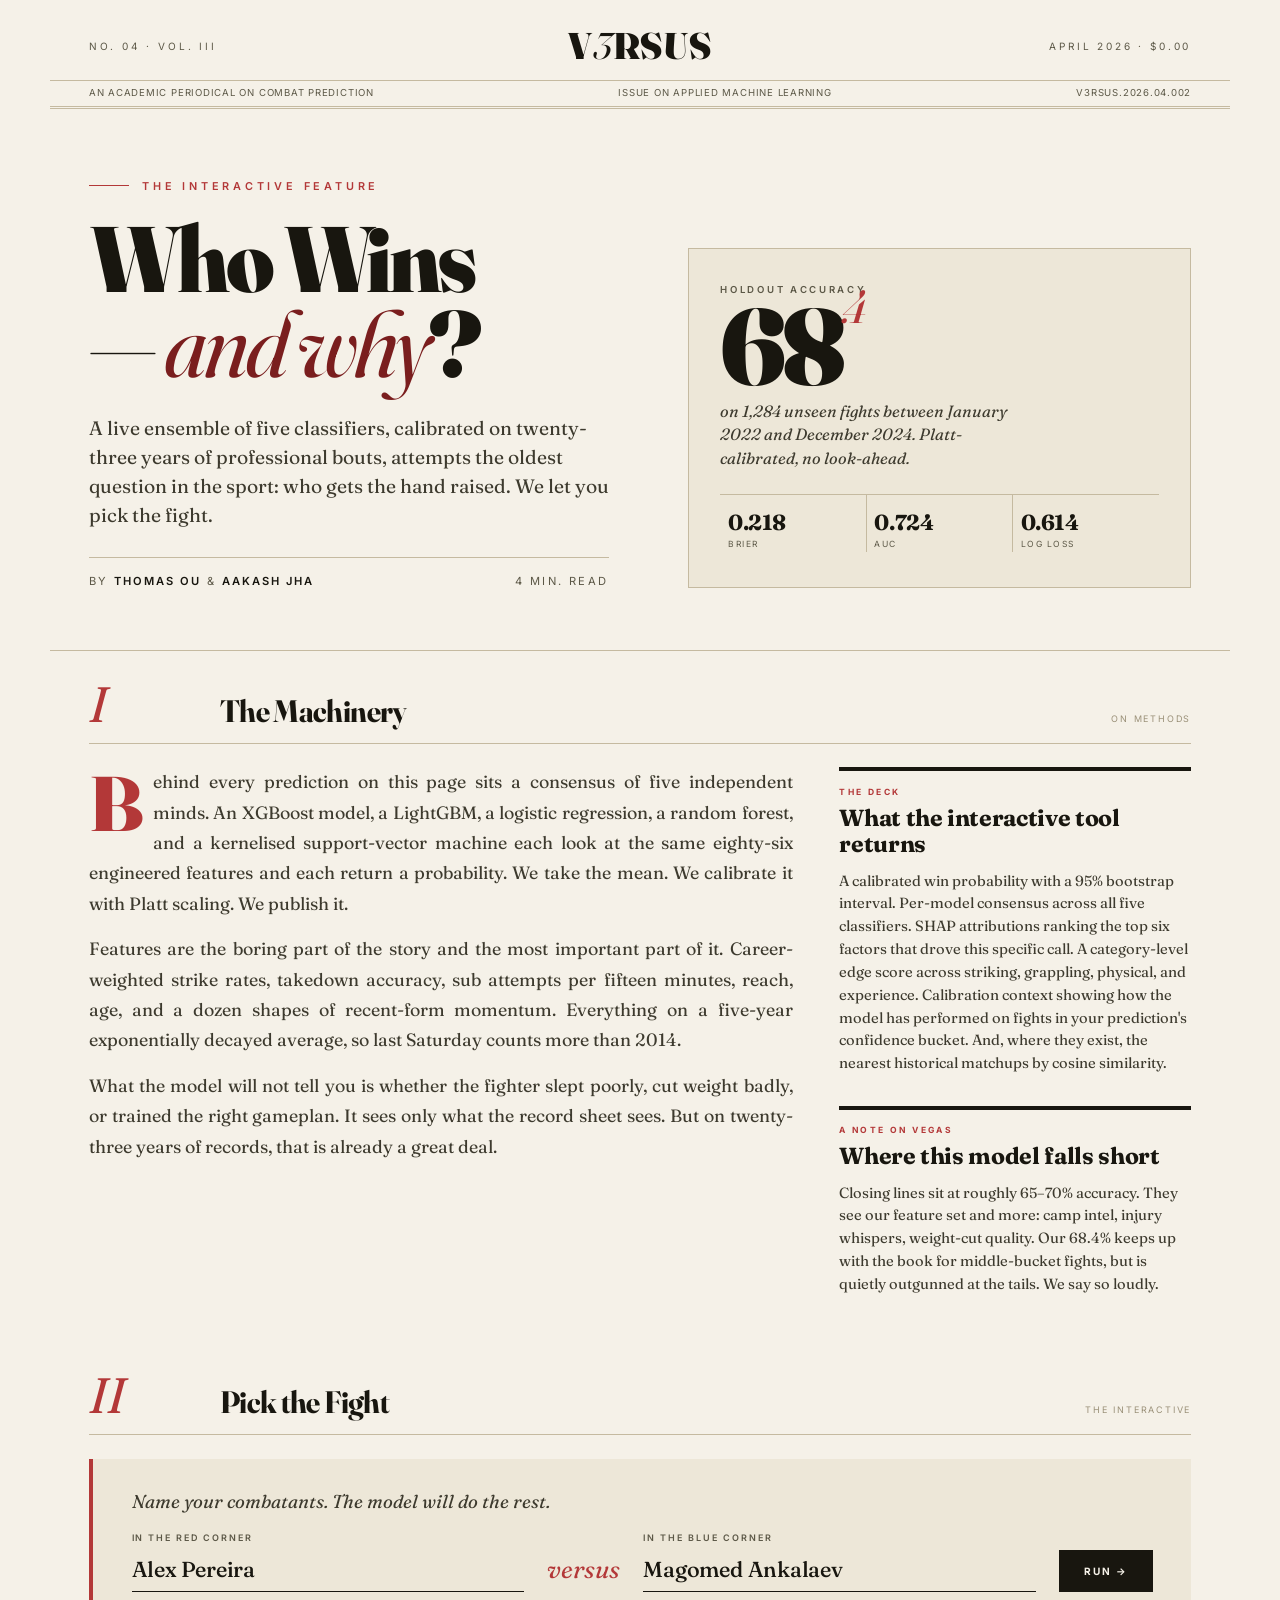
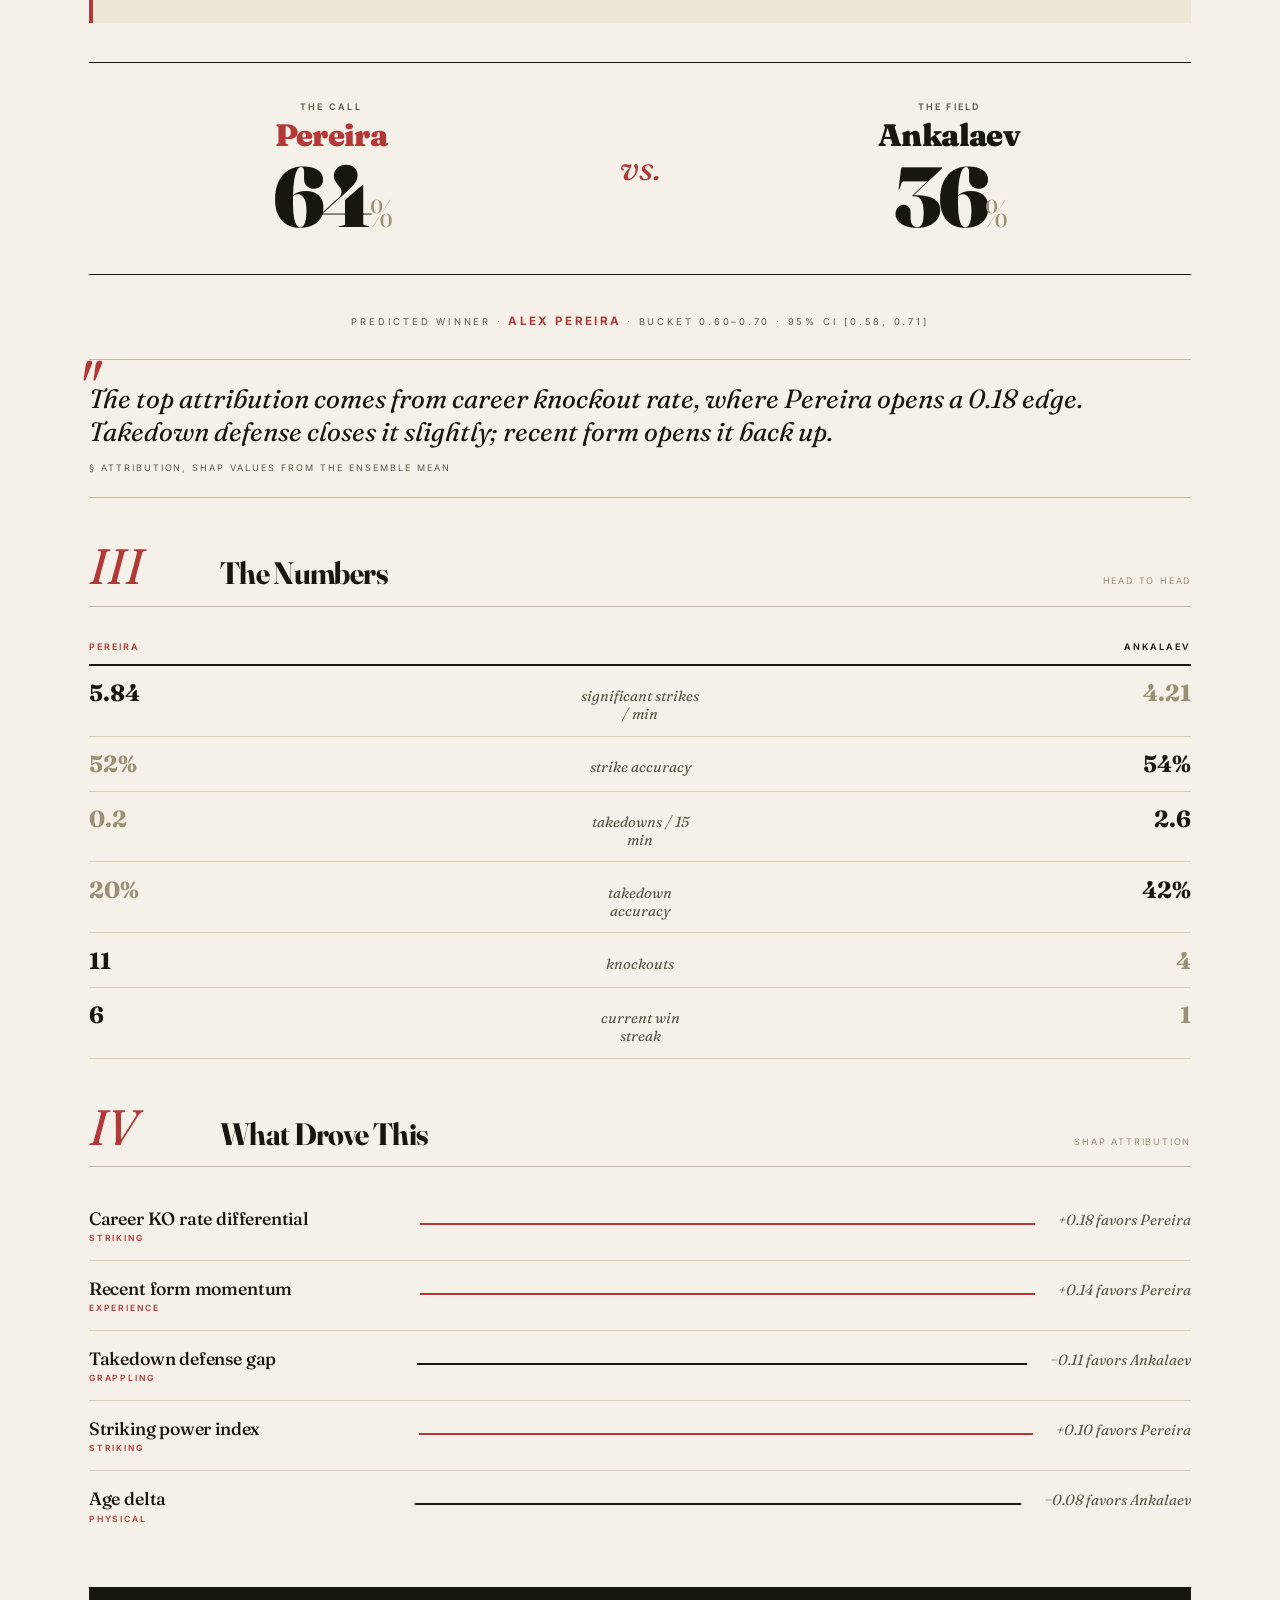
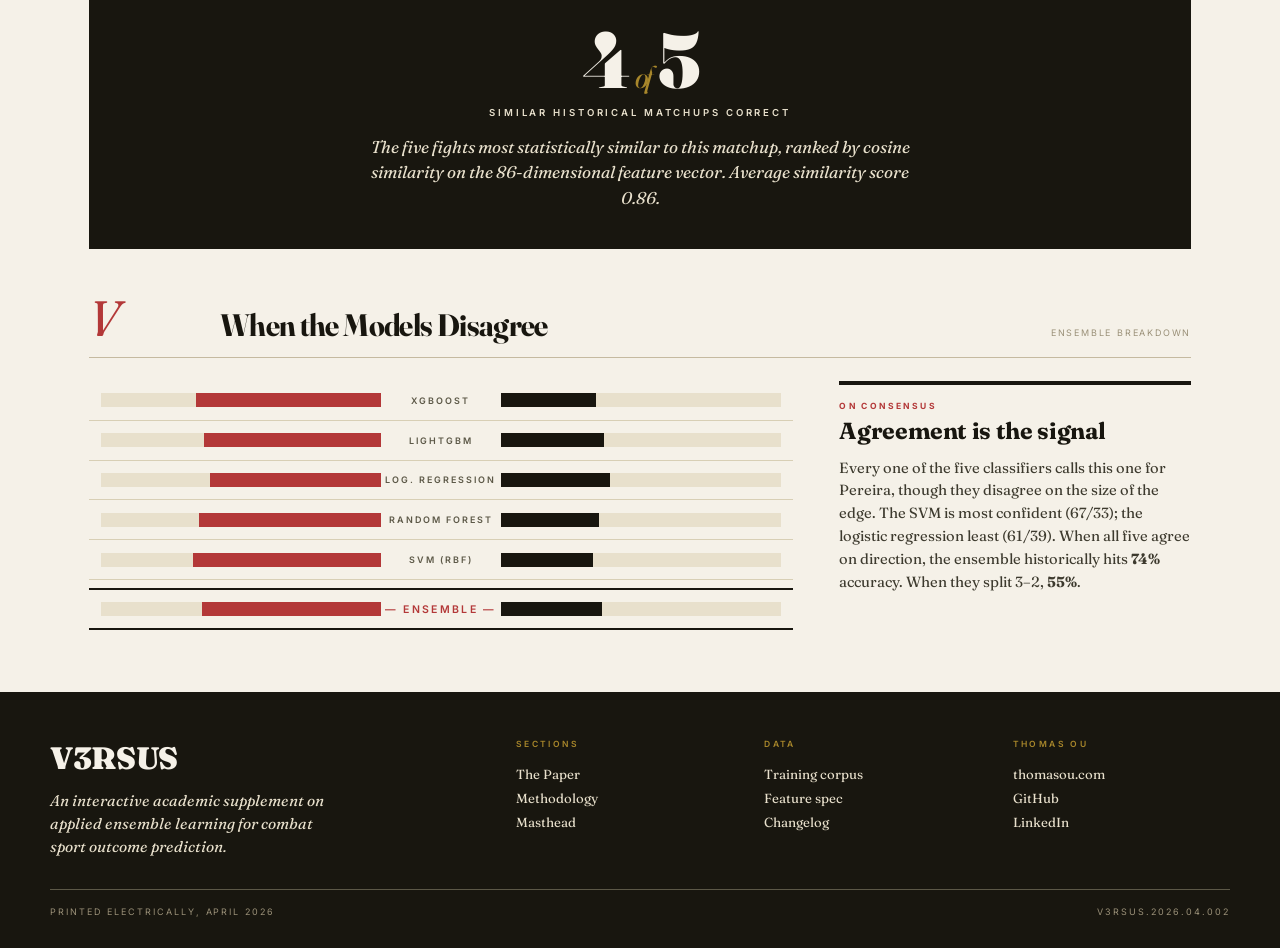
<file: public/predict-magazine.html>
<!DOCTYPE html>
<html lang="en">
<head>
<meta charset="UTF-8">
<title>V3RSUS — Magazine Variant</title>
<link rel="preconnect" href="https://fonts.googleapis.com">
<link rel="preconnect" href="https://fonts.gstatic.com" crossorigin>
<link href="https://fonts.googleapis.com/css2?family=Fraunces:ital,opsz,wght@0,9..144,300;0,9..144,400;0,9..144,500;0,9..144,600;0,9..144,700;0,9..144,900;1,9..144,400&family=Inter:wght@300;400;500;600;700&family=JetBrains+Mono:wght@400;500&display=swap" rel="stylesheet">
<style>
:root {
    --paper: #f5f1e8;
    --paper-warm: #ede7d8;
    --paper-deep: #e8e0cc;
    --ink: #18160f;
    --ink-soft: #3d3a2e;
    --ink-mid: #5c5847;
    --ink-faint: #9a9078;
    --rule: #c5baa0;
    --rule-soft: #d8cfb5;
    --accent: #b33838;
    --accent-deep: #7a1e1e;
    --gold: #a8872b;
}
*, *::before, *::after { box-sizing: border-box; margin: 0; padding: 0; }
html { font-size: 15.5px; }
body {
    font-family: 'Fraunces', 'Times New Roman', serif;
    background: var(--paper);
    color: var(--ink);
    -webkit-font-smoothing: antialiased;
    min-height: 100vh;
    overflow-x: hidden;
}

/* Newspaper masthead */
.masthead {
    max-width: 1180px;
    margin: 0 auto;
    padding: 1.5rem 2.5rem 0.75rem;
    display: grid;
    grid-template-columns: 1fr auto 1fr;
    align-items: center;
    gap: 1.5rem;
    border-bottom: 1px solid var(--rule);
}
.mast-left, .mast-right {
    font-family: 'Inter', sans-serif;
    font-size: 0.65rem;
    text-transform: uppercase;
    letter-spacing: 0.28em;
    color: var(--ink-mid);
}
.mast-right { text-align: right; }
.mast-logo {
    font-family: 'Fraunces', serif;
    font-weight: 900;
    font-size: 2.4rem;
    letter-spacing: 0.02em;
    font-variation-settings: "opsz" 144;
    color: var(--ink);
}
.mast-logo span { font-style: italic; font-weight: 400; }

.masthead-sub {
    max-width: 1180px;
    margin: 0 auto;
    padding: 0.4rem 2.5rem 0.5rem;
    display: flex;
    justify-content: space-between;
    border-bottom: 3px double var(--rule);
    font-family: 'Inter', sans-serif;
    font-size: 0.62rem;
    color: var(--ink-mid);
    letter-spacing: 0.08em;
    text-transform: uppercase;
}

/* Cover spread */
.cover {
    max-width: 1180px;
    margin: 0 auto;
    padding: 3.5rem 2.5rem 4rem;
    display: grid;
    grid-template-columns: 1.1fr 1fr;
    gap: 3rem;
    align-items: end;
}

.cover-left { padding-top: 1rem; }
.cover-kicker {
    font-family: 'Inter', sans-serif;
    font-size: 0.7rem;
    text-transform: uppercase;
    letter-spacing: 0.35em;
    color: var(--accent);
    margin-bottom: 1.5rem;
    font-weight: 600;
}
.cover-kicker::before {
    content: '';
    display: inline-block;
    width: 40px;
    height: 1px;
    background: var(--accent);
    vertical-align: middle;
    margin-right: 0.85rem;
    margin-bottom: 0.15rem;
}

.cover-title {
    font-family: 'Fraunces', serif;
    font-size: clamp(3.5rem, 8.5vw, 6rem);
    font-weight: 900;
    line-height: 0.92;
    letter-spacing: -0.035em;
    font-variation-settings: "opsz" 144;
    color: var(--ink);
    margin-bottom: 1.75rem;
}
.cover-title em {
    font-style: italic;
    font-weight: 400;
    color: var(--accent-deep);
}

.cover-standfirst {
    font-family: 'Fraunces', serif;
    font-size: 1.25rem;
    line-height: 1.5;
    font-weight: 400;
    color: var(--ink-soft);
    max-width: 520px;
    margin-bottom: 1.75rem;
}

.cover-byline {
    font-family: 'Inter', sans-serif;
    font-size: 0.72rem;
    text-transform: uppercase;
    letter-spacing: 0.22em;
    color: var(--ink-mid);
    padding-top: 1rem;
    border-top: 1px solid var(--rule);
    display: flex;
    justify-content: space-between;
    gap: 2rem;
    max-width: 520px;
}
.cover-byline b { color: var(--ink); font-weight: 600; letter-spacing: 0.18em; }

/* Right-side big stat tablet */
.cover-right {
    background: var(--paper-warm);
    border: 1px solid var(--rule);
    padding: 2.25rem 2rem;
}
.tablet-label {
    font-family: 'Inter', sans-serif;
    font-size: 0.62rem;
    text-transform: uppercase;
    letter-spacing: 0.28em;
    color: var(--ink-mid);
    margin-bottom: 0.3rem;
    font-weight: 600;
}
.tablet-big {
    font-family: 'Fraunces', serif;
    font-variation-settings: "opsz" 144;
    font-size: 7rem;
    font-weight: 900;
    line-height: 0.85;
    letter-spacing: -0.05em;
    color: var(--ink);
    margin-bottom: 0.5rem;
}
.tablet-big sup { font-size: 3rem; font-weight: 400; font-style: italic; color: var(--accent); top: -1.6rem; position: relative; }
.tablet-meta {
    font-family: 'Fraunces', serif;
    font-size: 1.05rem;
    font-style: italic;
    color: var(--ink-soft);
    margin-bottom: 1.5rem;
    max-width: 320px;
    line-height: 1.45;
}
.tablet-grid {
    display: grid;
    grid-template-columns: repeat(3, 1fr);
    gap: 0;
    border-top: 1px solid var(--rule);
}
.tablet-cell {
    padding: 0.9rem 0.5rem 0.2rem;
    border-right: 1px solid var(--rule);
}
.tablet-cell:last-child { border-right: none; }
.tablet-cell .n { font-family: 'Fraunces', serif; font-size: 1.4rem; font-weight: 700; color: var(--ink); letter-spacing: -0.02em; }
.tablet-cell .k { font-family: 'Inter', sans-serif; font-size: 0.55rem; letter-spacing: 0.18em; text-transform: uppercase; color: var(--ink-mid); margin-top: 0.2rem; }

/* Three-column body */
.feature {
    max-width: 1180px;
    margin: 0 auto;
    padding: 2rem 2.5rem 4rem;
    border-top: 1px solid var(--rule);
}

.section-head {
    display: grid;
    grid-template-columns: 100px 1fr auto;
    align-items: baseline;
    gap: 2rem;
    margin: 3rem 0 1.5rem;
    padding-bottom: 0.85rem;
    border-bottom: 1px solid var(--rule);
}
.section-head:first-child { margin-top: 0; }
.section-num {
    font-family: 'Fraunces', serif;
    font-size: 3.2rem;
    font-style: italic;
    font-weight: 400;
    color: var(--accent);
    line-height: 0.9;
}
.section-h {
    font-family: 'Fraunces', serif;
    font-size: 2rem;
    font-weight: 700;
    letter-spacing: -0.02em;
    font-variation-settings: "opsz" 144;
}
.section-meta {
    font-family: 'Inter', sans-serif;
    font-size: 0.58rem;
    letter-spacing: 0.2em;
    text-transform: uppercase;
    color: var(--ink-faint);
    white-space: nowrap;
}

/* Search form — quiet, editorial */
.form {
    background: var(--paper-warm);
    padding: 2rem 2.5rem;
    margin: 1.5rem 0 2rem;
    border-left: 4px solid var(--accent);
}
.form-label {
    font-family: 'Fraunces', serif;
    font-style: italic;
    font-size: 1.2rem;
    color: var(--ink-soft);
    margin-bottom: 1.25rem;
}
.form-grid { display: grid; grid-template-columns: 1fr auto 1fr auto; gap: 1.5rem; align-items: end; }
.field-label { font-family: 'Inter', sans-serif; font-size: 0.58rem; letter-spacing: 0.22em; text-transform: uppercase; color: var(--ink-mid); margin-bottom: 0.5rem; font-weight: 600; }
.field input {
    width: 100%;
    background: transparent;
    border: none;
    border-bottom: 1px solid var(--ink);
    font-family: 'Fraunces', serif;
    font-size: 1.4rem;
    font-weight: 500;
    color: var(--ink);
    padding: 0.35rem 0 0.5rem;
    outline: none;
    letter-spacing: -0.01em;
}
.field input:focus { border-bottom-color: var(--accent); }
.field-vs { font-family: 'Fraunces', serif; font-size: 1.6rem; font-style: italic; color: var(--accent); padding-bottom: 0.5rem; font-weight: 400; }
.run-btn {
    font-family: 'Inter', sans-serif;
    font-size: 0.65rem;
    font-weight: 700;
    letter-spacing: 0.2em;
    text-transform: uppercase;
    color: var(--paper);
    background: var(--ink);
    border: none;
    padding: 0.95rem 1.6rem;
    cursor: pointer;
}
.run-btn:hover { background: var(--accent-deep); }

/* Feature body — 2 col spread */
.spread {
    display: grid;
    grid-template-columns: 2fr 1fr;
    gap: 3rem;
    align-items: start;
}

.lede {
    font-family: 'Fraunces', serif;
    font-size: 1.15rem;
    line-height: 1.7;
    color: var(--ink-soft);
    columns: 1;
    column-gap: 2rem;
}
.lede p { margin-bottom: 1rem; text-align: justify; hyphens: auto; }
.lede p:first-child::first-letter {
    font-family: 'Fraunces', serif;
    font-weight: 900;
    font-size: 5rem;
    line-height: 0.85;
    float: left;
    margin: 0.25rem 0.6rem 0 0;
    color: var(--accent);
    font-variation-settings: "opsz" 144;
}

.pullquote {
    font-family: 'Fraunces', serif;
    font-size: 1.7rem;
    line-height: 1.25;
    font-style: italic;
    font-weight: 400;
    color: var(--ink);
    padding: 1.5rem 0;
    border-top: 1px solid var(--rule);
    border-bottom: 1px solid var(--rule);
    margin: 2rem 0;
    position: relative;
}
.pullquote::before { content: '"'; font-size: 4rem; color: var(--accent); line-height: 0; position: absolute; top: 1.75rem; left: -0.8rem; }
.pullquote cite { display: block; font-family: 'Inter', sans-serif; font-size: 0.58rem; font-style: normal; letter-spacing: 0.22em; text-transform: uppercase; color: var(--ink-mid); margin-top: 0.85rem; }

/* Sidebar item */
.aside-card {
    border-top: 4px solid var(--ink);
    padding-top: 1rem;
    margin-bottom: 2rem;
}
.aside-label { font-family: 'Inter', sans-serif; font-size: 0.55rem; letter-spacing: 0.28em; text-transform: uppercase; color: var(--accent); font-weight: 700; margin-bottom: 0.5rem; }
.aside-head { font-family: 'Fraunces', serif; font-size: 1.5rem; line-height: 1.15; letter-spacing: -0.015em; font-weight: 700; margin-bottom: 0.75rem; }
.aside-body { font-family: 'Fraunces', serif; font-size: 0.95rem; line-height: 1.55; color: var(--ink-soft); }

/* Win probability display — editorial */
.matchup {
    display: grid;
    grid-template-columns: 1fr auto 1fr;
    gap: 3rem;
    align-items: center;
    margin: 2.5rem 0;
    padding: 2.5rem 0;
    border-top: 1px solid var(--ink);
    border-bottom: 1px solid var(--ink);
}
.m-side { text-align: center; }
.m-side.l .m-name { color: var(--accent); }
.m-side.r .m-name { color: var(--ink); }
.m-label { font-family: 'Inter', sans-serif; font-size: 0.58rem; letter-spacing: 0.25em; text-transform: uppercase; color: var(--ink-mid); margin-bottom: 0.5rem; font-weight: 600; }
.m-name { font-family: 'Fraunces', serif; font-size: 2rem; font-weight: 900; letter-spacing: -0.02em; line-height: 1; margin-bottom: 0.5rem; }
.m-pct { font-family: 'Fraunces', serif; font-size: 5.5rem; font-weight: 900; line-height: 0.9; letter-spacing: -0.05em; color: var(--ink); font-variation-settings: "opsz" 144; }
.m-pct span { font-size: 2.5rem; font-weight: 400; color: var(--ink-faint); }
.m-vs { font-family: 'Fraunces', serif; font-style: italic; font-size: 2.2rem; color: var(--accent); font-weight: 400; }

.matchup-winner { text-align: center; margin-top: 1rem; font-family: 'Inter', sans-serif; font-size: 0.6rem; letter-spacing: 0.3em; text-transform: uppercase; color: var(--ink-mid); }
.matchup-winner b { color: var(--accent); font-weight: 700; letter-spacing: 0.2em; font-size: 0.75rem; }

/* Data tables — editorial */
.table-head {
    display: grid;
    grid-template-columns: 1fr 120px 1fr;
    padding: 0.75rem 0;
    border-bottom: 2px solid var(--ink);
    font-family: 'Inter', sans-serif;
    font-size: 0.58rem;
    letter-spacing: 0.22em;
    text-transform: uppercase;
    color: var(--ink-mid);
    font-weight: 600;
}
.table-head span.l { text-align: left; color: var(--accent); }
.table-head span.c { text-align: center; }
.table-head span.r { text-align: right; color: var(--ink); }
.table-row {
    display: grid;
    grid-template-columns: 1fr 120px 1fr;
    padding: 0.8rem 0;
    border-bottom: 1px solid var(--rule-soft);
    align-items: baseline;
}
.tr-l { font-family: 'Fraunces', serif; font-size: 1.5rem; font-weight: 700; color: var(--ink-faint); }
.tr-c { text-align: center; font-family: 'Fraunces', serif; font-style: italic; color: var(--ink-mid); font-size: 0.95rem; }
.tr-r { font-family: 'Fraunces', serif; font-size: 1.5rem; font-weight: 700; color: var(--ink-faint); text-align: right; }
.tr-l.win, .tr-r.win { color: var(--ink); }

/* Factors list */
.factor {
    display: grid;
    grid-template-columns: 1fr 2fr auto;
    gap: 1.5rem;
    align-items: baseline;
    padding: 1.1rem 0;
    border-bottom: 1px solid var(--rule-soft);
}
.factor:last-child { border-bottom: none; }
.factor-name { font-family: 'Fraunces', serif; font-size: 1.15rem; font-weight: 500; letter-spacing: -0.01em; }
.factor-name small { display: block; font-family: 'Inter', sans-serif; font-size: 0.55rem; letter-spacing: 0.22em; text-transform: uppercase; color: var(--accent); font-weight: 600; margin-top: 0.2rem; }
.factor-bar {
    height: 2px;
    background: var(--rule-soft);
    position: relative;
}
.factor-bar::after {
    content: '';
    display: block;
    height: 100%;
    background: var(--ink);
}
.factor-bar.l::after { background: var(--accent); }
.factor-bar.r::after { background: var(--ink); margin-left: auto; }
.factor-val { font-family: 'Fraunces', serif; font-size: 0.95rem; font-style: italic; color: var(--ink-mid); text-align: right; font-variant-numeric: tabular-nums; }

/* Callout box */
.callout {
    background: var(--ink);
    color: var(--paper);
    padding: 2.5rem 2rem;
    text-align: center;
    margin: 3rem 0;
}
.callout-big { font-family: 'Fraunces', serif; font-size: 5rem; font-weight: 900; letter-spacing: -0.05em; line-height: 0.9; font-variation-settings: "opsz" 144; }
.callout-big span { color: var(--gold); font-style: italic; font-weight: 400; font-size: 2rem; }
.callout-label { font-family: 'Inter', sans-serif; font-size: 0.62rem; letter-spacing: 0.3em; text-transform: uppercase; color: var(--paper-deep); margin-top: 0.75rem; font-weight: 600; }
.callout-body {
    font-family: 'Fraunces', serif;
    font-size: 1.1rem;
    font-style: italic;
    color: var(--paper-deep);
    max-width: 540px;
    margin: 1rem auto 0;
    line-height: 1.5;
}

/* Methods bars */
.method-row {
    display: grid;
    grid-template-columns: 1fr 120px 1fr;
    padding: 0.8rem 0;
    border-bottom: 1px solid var(--rule-soft);
    align-items: center;
}
.method-row .bar-l { justify-self: end; width: 100%; max-width: 280px; height: 14px; background: var(--paper-deep); position: relative; }
.method-row .bar-l .fill { position: absolute; top: 0; right: 0; bottom: 0; background: var(--accent); }
.method-row .bar-r { width: 100%; max-width: 280px; height: 14px; background: var(--paper-deep); position: relative; }
.method-row .bar-r .fill { position: absolute; top: 0; left: 0; bottom: 0; background: var(--ink); }
.method-label { text-align: center; font-family: 'Inter', sans-serif; font-size: 0.58rem; letter-spacing: 0.22em; text-transform: uppercase; color: var(--ink-mid); font-weight: 600; }

/* Footer */
.magfooter {
    background: var(--ink);
    color: var(--paper);
    padding: 3rem 2.5rem 2rem;
}
.magfooter-inner { max-width: 1180px; margin: 0 auto; display: grid; grid-template-columns: 2fr 1fr 1fr 1fr; gap: 2rem; }
.magfooter-brand { font-family: 'Fraunces', serif; font-weight: 900; font-size: 2rem; letter-spacing: -0.01em; margin-bottom: 0.75rem; }
.magfooter-tag { font-family: 'Fraunces', serif; font-style: italic; color: var(--paper-deep); max-width: 300px; line-height: 1.5; }
.magfooter-col h5 { font-family: 'Inter', sans-serif; font-size: 0.55rem; letter-spacing: 0.28em; text-transform: uppercase; color: var(--gold); font-weight: 600; margin-bottom: 0.85rem; }
.magfooter-col a { display: block; color: var(--paper-deep); text-decoration: none; font-size: 0.85rem; padding: 0.25rem 0; font-family: 'Fraunces', serif; }
.magfooter-col a:hover { color: var(--paper); }
.magfooter-rule { max-width: 1180px; margin: 2rem auto 0; padding-top: 1rem; border-top: 1px solid var(--ink-mid); font-family: 'Inter', sans-serif; font-size: 0.58rem; letter-spacing: 0.22em; text-transform: uppercase; color: var(--ink-faint); display: flex; justify-content: space-between; }

@media (max-width: 900px) {
    .cover, .spread, .magfooter-inner { grid-template-columns: 1fr; }
    .masthead { grid-template-columns: 1fr; text-align: center; }
    .mast-right { text-align: center; }
    .section-head { grid-template-columns: 1fr; gap: 0.5rem; }
    .section-num { font-size: 2rem; }
    .matchup { grid-template-columns: 1fr; gap: 1rem; }
    .form-grid { grid-template-columns: 1fr; }
    .field-vs { text-align: center; }
    .tablet-big { font-size: 5rem; }
    .m-pct { font-size: 4rem; }
    .callout-big { font-size: 3rem; }
}
</style>
</head>
<body>

<div class="masthead">
    <div class="mast-left">No. 04 &middot; Vol. III</div>
    <div class="mast-logo">V<span>3</span>RSUS</div>
    <div class="mast-right">April 2026 &middot; $0.00</div>
</div>
<div class="masthead-sub">
    <span>An Academic Periodical on Combat Prediction</span>
    <span>Issue on Applied Machine Learning</span>
    <span>v3rsus.2026.04.002</span>
</div>

<!-- Cover -->
<section class="cover">
    <div class="cover-left">
        <div class="cover-kicker">The Interactive Feature</div>
        <h1 class="cover-title">Who Wins<br>&mdash; <em>and why</em>?</h1>
        <p class="cover-standfirst">
            A live ensemble of five classifiers, calibrated on twenty-three years of professional bouts, attempts the oldest question in the sport: who gets the hand raised. We let you pick the fight.
        </p>
        <div class="cover-byline">
            <span>By <b>Thomas Ou</b> &amp; <b>Aakash Jha</b></span>
            <span>4 Min. Read</span>
        </div>
    </div>

    <aside class="cover-right">
        <div class="tablet-label">Holdout Accuracy</div>
        <div class="tablet-big">68<sup>.4</sup></div>
        <div class="tablet-meta"><em>on 1,284 unseen fights between January 2022 and December 2024. Platt-calibrated, no look-ahead.</em></div>
        <div class="tablet-grid">
            <div class="tablet-cell"><div class="n">0.218</div><div class="k">Brier</div></div>
            <div class="tablet-cell"><div class="n">0.724</div><div class="k">AUC</div></div>
            <div class="tablet-cell"><div class="n">0.614</div><div class="k">Log Loss</div></div>
        </div>
    </aside>
</section>

<!-- Feature body -->
<article class="feature">

    <!-- Section: The Machinery -->
    <header class="section-head">
        <div class="section-num">I</div>
        <h2 class="section-h">The Machinery</h2>
        <span class="section-meta">On Methods</span>
    </header>

    <div class="spread">
        <div class="lede">
            <p>
                Behind every prediction on this page sits a consensus of five independent minds. An XGBoost model, a LightGBM, a logistic regression, a random forest, and a kernelised support-vector machine each look at the same eighty-six engineered features and each return a probability. We take the mean. We calibrate it with Platt scaling. We publish it.
            </p>
            <p>
                Features are the boring part of the story and the most important part of it. Career-weighted strike rates, takedown accuracy, sub attempts per fifteen minutes, reach, age, and a dozen shapes of recent-form momentum. Everything on a five-year exponentially decayed average, so last Saturday counts more than 2014.
            </p>
            <p>
                What the model will not tell you is whether the fighter slept poorly, cut weight badly, or trained the right gameplan. It sees only what the record sheet sees. But on twenty-three years of records, that is already a great deal.
            </p>
        </div>

        <aside>
            <div class="aside-card">
                <div class="aside-label">The Deck</div>
                <div class="aside-head">What the interactive tool returns</div>
                <div class="aside-body">
                    A calibrated win probability with a 95% bootstrap interval. Per-model consensus across all five classifiers. SHAP attributions ranking the top six factors that drove this specific call. A category-level edge score across striking, grappling, physical, and experience. Calibration context showing how the model has performed on fights in your prediction's confidence bucket. And, where they exist, the nearest historical matchups by cosine similarity.
                </div>
            </div>

            <div class="aside-card">
                <div class="aside-label">A Note On Vegas</div>
                <div class="aside-head">Where this model falls short</div>
                <div class="aside-body">
                    Closing lines sit at roughly 65&ndash;70% accuracy. They see our feature set and more: camp intel, injury whispers, weight-cut quality. Our 68.4% keeps up with the book for middle-bucket fights, but is quietly outgunned at the tails. We say so loudly.
                </div>
            </div>
        </aside>
    </div>

    <!-- Section: Pick the Fight -->
    <header class="section-head">
        <div class="section-num">II</div>
        <h2 class="section-h">Pick the Fight</h2>
        <span class="section-meta">The Interactive</span>
    </header>

    <div class="form">
        <div class="form-label"><em>Name your combatants. The model will do the rest.</em></div>
        <div class="form-grid">
            <div class="field">
                <div class="field-label">In the Red Corner</div>
                <input type="text" value="Alex Pereira" placeholder="Fighter 1">
            </div>
            <div class="field-vs">versus</div>
            <div class="field">
                <div class="field-label">In the Blue Corner</div>
                <input type="text" value="Magomed Ankalaev" placeholder="Fighter 2">
            </div>
            <button class="run-btn">Run &rarr;</button>
        </div>
    </div>

    <!-- Matchup display -->
    <div class="matchup">
        <div class="m-side l">
            <div class="m-label">The Call</div>
            <div class="m-name">Pereira</div>
            <div class="m-pct">64<span>%</span></div>
        </div>
        <div class="m-vs">vs.</div>
        <div class="m-side r">
            <div class="m-label">The Field</div>
            <div class="m-name">Ankalaev</div>
            <div class="m-pct">36<span>%</span></div>
        </div>
    </div>
    <div class="matchup-winner">Predicted Winner &middot; <b>Alex Pereira</b> &middot; bucket 0.60&ndash;0.70 &middot; 95% CI [0.58, 0.71]</div>

    <div class="pullquote">
        The top attribution comes from career knockout rate, where Pereira opens a <em>0.18</em> edge. Takedown defense closes it slightly; recent form opens it back up.
        <cite>&sect; Attribution, SHAP values from the ensemble mean</cite>
    </div>

    <!-- Section: The Numbers -->
    <header class="section-head">
        <div class="section-num">III</div>
        <h2 class="section-h">The Numbers</h2>
        <span class="section-meta">Head to Head</span>
    </header>

    <div class="table-head">
        <span class="l">Pereira</span>
        <span class="c">&nbsp;</span>
        <span class="r">Ankalaev</span>
    </div>
    <div class="table-row"><div class="tr-l win">5.84</div><div class="tr-c">significant strikes / min</div><div class="tr-r">4.21</div></div>
    <div class="table-row"><div class="tr-l">52%</div><div class="tr-c">strike accuracy</div><div class="tr-r win">54%</div></div>
    <div class="table-row"><div class="tr-l">0.2</div><div class="tr-c">takedowns / 15 min</div><div class="tr-r win">2.6</div></div>
    <div class="table-row"><div class="tr-l">20%</div><div class="tr-c">takedown accuracy</div><div class="tr-r win">42%</div></div>
    <div class="table-row"><div class="tr-l win">11</div><div class="tr-c">knockouts</div><div class="tr-r">4</div></div>
    <div class="table-row"><div class="tr-l win">6</div><div class="tr-c">current win streak</div><div class="tr-r">1</div></div>

    <!-- Section: What Drove This -->
    <header class="section-head">
        <div class="section-num">IV</div>
        <h2 class="section-h">What Drove This</h2>
        <span class="section-meta">SHAP Attribution</span>
    </header>

    <div class="factors">
        <div class="factor">
            <div class="factor-name">Career KO rate differential <small>Striking</small></div>
            <div class="factor-bar l"><div style="--w:72%"></div></div>
            <div class="factor-val">+0.18 favors Pereira</div>
        </div>
        <div class="factor">
            <div class="factor-name">Recent form momentum <small>Experience</small></div>
            <div class="factor-bar l"><div style="--w:56%"></div></div>
            <div class="factor-val">+0.14 favors Pereira</div>
        </div>
        <div class="factor">
            <div class="factor-name">Takedown defense gap <small>Grappling</small></div>
            <div class="factor-bar r"><div style="--w:48%"></div></div>
            <div class="factor-val">&minus;0.11 favors Ankalaev</div>
        </div>
        <div class="factor">
            <div class="factor-name">Striking power index <small>Striking</small></div>
            <div class="factor-bar l"><div style="--w:44%"></div></div>
            <div class="factor-val">+0.10 favors Pereira</div>
        </div>
        <div class="factor">
            <div class="factor-name">Age delta <small>Physical</small></div>
            <div class="factor-bar r"><div style="--w:34%"></div></div>
            <div class="factor-val">&minus;0.08 favors Ankalaev</div>
        </div>
    </div>

    <!-- Callout -->
    <div class="callout">
        <div class="callout-big">4 <span>of</span> 5</div>
        <div class="callout-label">Similar Historical Matchups Correct</div>
        <div class="callout-body">The five fights most statistically similar to this matchup, ranked by cosine similarity on the 86-dimensional feature vector. Average similarity score <em>0.86</em>.</div>
    </div>

    <!-- Section: The Models Disagree -->
    <header class="section-head">
        <div class="section-num">V</div>
        <h2 class="section-h">When the Models Disagree</h2>
        <span class="section-meta">Ensemble Breakdown</span>
    </header>

    <div class="spread">
        <div>
            <div class="method-row">
                <div class="bar-l"><div class="fill" style="width:66%"></div></div>
                <div class="method-label">xgboost</div>
                <div class="bar-r"><div class="fill" style="width:34%"></div></div>
            </div>
            <div class="method-row">
                <div class="bar-l"><div class="fill" style="width:63%"></div></div>
                <div class="method-label">lightgbm</div>
                <div class="bar-r"><div class="fill" style="width:37%"></div></div>
            </div>
            <div class="method-row">
                <div class="bar-l"><div class="fill" style="width:61%"></div></div>
                <div class="method-label">log. regression</div>
                <div class="bar-r"><div class="fill" style="width:39%"></div></div>
            </div>
            <div class="method-row">
                <div class="bar-l"><div class="fill" style="width:65%"></div></div>
                <div class="method-label">random forest</div>
                <div class="bar-r"><div class="fill" style="width:35%"></div></div>
            </div>
            <div class="method-row">
                <div class="bar-l"><div class="fill" style="width:67%"></div></div>
                <div class="method-label">svm (rbf)</div>
                <div class="bar-r"><div class="fill" style="width:33%"></div></div>
            </div>
            <div class="method-row" style="border-top: 2px solid var(--ink); border-bottom: 2px solid var(--ink); margin-top: 0.5rem">
                <div class="bar-l"><div class="fill" style="width:64%"></div></div>
                <div class="method-label" style="color: var(--accent); font-size: 0.68rem">&mdash; Ensemble &mdash;</div>
                <div class="bar-r"><div class="fill" style="width:36%"></div></div>
            </div>
        </div>
        <aside>
            <div class="aside-card">
                <div class="aside-label">On Consensus</div>
                <div class="aside-head">Agreement is the signal</div>
                <div class="aside-body">
                    Every one of the five classifiers calls this one for Pereira, though they disagree on the size of the edge. The SVM is most confident (67/33); the logistic regression least (61/39). When all five agree on direction, the ensemble historically hits <b>74%</b> accuracy. When they split 3&ndash;2, <b>55%</b>.
                </div>
            </div>
        </aside>
    </div>

</article>

<footer class="magfooter">
    <div class="magfooter-inner">
        <div>
            <div class="magfooter-brand">V3RSUS</div>
            <div class="magfooter-tag"><em>An interactive academic supplement on applied ensemble learning for combat sport outcome prediction.</em></div>
        </div>
        <div class="magfooter-col">
            <h5>Sections</h5>
            <a href="/">The Paper</a>
            <a href="/methodology.html">Methodology</a>
            <a href="/about.html">Masthead</a>
        </div>
        <div class="magfooter-col">
            <h5>Data</h5>
            <a href="#">Training corpus</a>
            <a href="#">Feature spec</a>
            <a href="#">Changelog</a>
        </div>
        <div class="magfooter-col">
            <h5>Thomas Ou</h5>
            <a href="https://thomasou.com">thomasou.com</a>
            <a href="https://github.com/Smokeybear10">GitHub</a>
            <a href="https://linkedin.com/in/thomasou0">LinkedIn</a>
        </div>
    </div>
    <div class="magfooter-rule">
        <span>Printed electrically, April 2026</span>
        <span>v3rsus.2026.04.002</span>
    </div>
</footer>

</body>
</html>
</file>
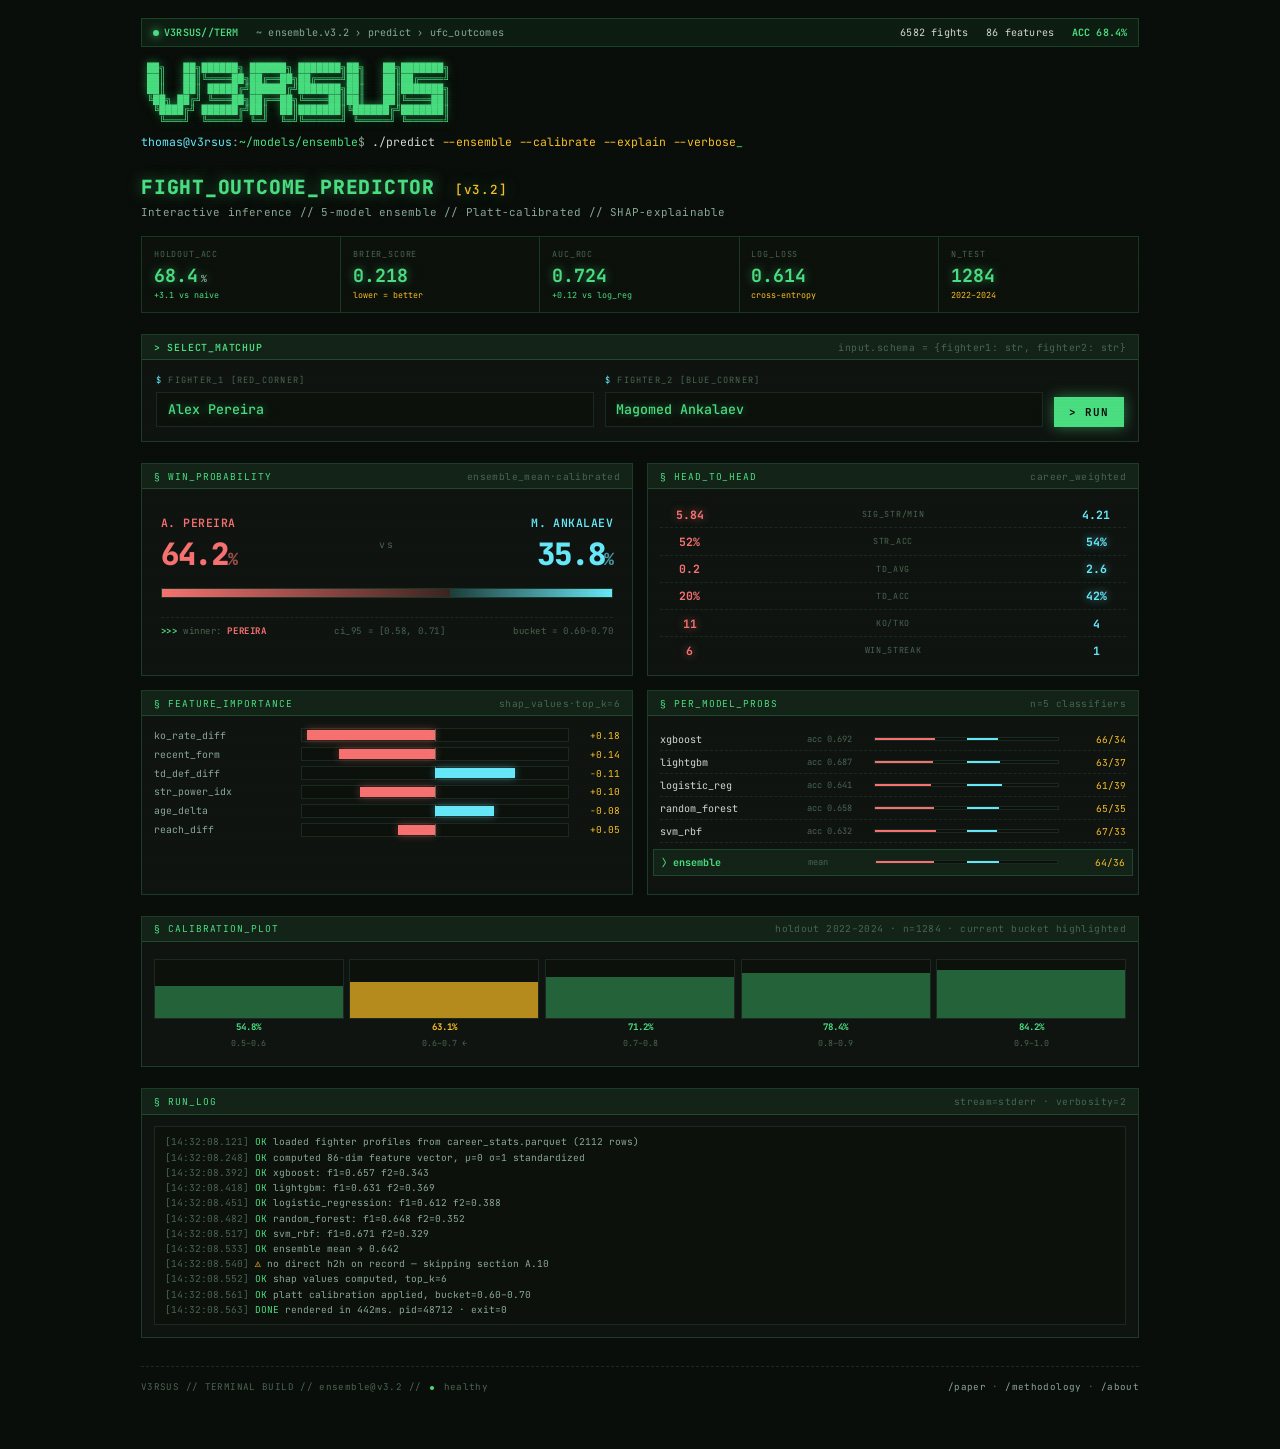
<file: public/predict-terminal.html>
<!DOCTYPE html>
<html lang="en">
<head>
<meta charset="UTF-8">
<title>V3RSUS // Terminal Variant</title>
<link rel="preconnect" href="https://fonts.googleapis.com">
<link rel="preconnect" href="https://fonts.gstatic.com" crossorigin>
<link href="https://fonts.googleapis.com/css2?family=JetBrains+Mono:wght@300;400;500;600;700;800&display=swap" rel="stylesheet">
<style>
:root {
    --bg: #0a0e0a;
    --bg-raised: #0f1410;
    --bg-cell: #0c110c;
    --green: #4ade80;
    --green-dim: #4ade8080;
    --green-faint: #4ade8033;
    --green-ghost: #4ade8012;
    --amber: #fbbf24;
    --red: #f87171;
    --cyan: #67e8f9;
    --fg: #d4d8d1;
    --fg-dim: #8aa896;
    --fg-faint: #4a6550;
    --grid: #1a2a20;
}
*, *::before, *::after { box-sizing: border-box; margin: 0; padding: 0; }
html { font-size: 14px; }
body {
    font-family: 'JetBrains Mono', ui-monospace, monospace;
    background: var(--bg);
    color: var(--fg);
    -webkit-font-smoothing: antialiased;
    min-height: 100vh;
    padding: 0;
}

/* CRT scanline overlay */
body::after {
    content: '';
    position: fixed;
    top: 0; left: 0; right: 0; bottom: 0;
    pointer-events: none;
    background: repeating-linear-gradient(0deg, rgba(0,0,0,0) 0px, rgba(0,0,0,0) 2px, rgba(0,0,0,0.03) 3px);
    z-index: 10;
}

.term {
    max-width: 1040px;
    margin: 0 auto;
    padding: 1.25rem 1.5rem 4rem;
}

/* Status bar */
.statusbar {
    display: grid;
    grid-template-columns: auto 1fr auto auto auto;
    gap: 1.25rem;
    align-items: center;
    padding: 0.5rem 0.75rem;
    background: var(--green-ghost);
    border: 1px solid var(--green-faint);
    font-size: 0.72rem;
    letter-spacing: 0.02em;
    margin-bottom: 1.25rem;
}
.statusbar .chip { color: var(--green); font-weight: 600; }
.statusbar .chip b { font-weight: 700; }
.statusbar .path { color: var(--fg-dim); }
.statusbar .dot { display: inline-block; width: 6px; height: 6px; border-radius: 50%; background: var(--green); box-shadow: 0 0 8px var(--green); margin-right: 0.4rem; animation: pulse 1.6s infinite; }
@keyframes pulse { 50% { opacity: 0.4; } }

/* ASCII header */
.ascii {
    white-space: pre;
    color: var(--green);
    font-size: 0.72rem;
    line-height: 1.05;
    font-weight: 700;
    text-shadow: 0 0 10px var(--green-dim);
    margin: 1rem 0 0.5rem;
}

.prompt {
    font-size: 0.82rem;
    color: var(--fg-dim);
    margin-bottom: 1.75rem;
}
.prompt .user { color: var(--cyan); }
.prompt .cmd { color: var(--fg); }
.prompt .flag { color: var(--amber); }
.prompt .cursor { color: var(--green); animation: blink 1s step-end infinite; }
@keyframes blink { 50% { opacity: 0; } }

/* Command palette header */
.header-title {
    font-size: 1.4rem;
    font-weight: 800;
    letter-spacing: 0.04em;
    color: var(--green);
    margin-bottom: 0.35rem;
    text-shadow: 0 0 14px var(--green-dim);
}
.header-title .tag { color: var(--amber); font-size: 0.9rem; font-weight: 500; margin-left: 0.5rem; }
.header-sub {
    color: var(--fg-dim);
    font-size: 0.78rem;
    margin-bottom: 1.25rem;
    letter-spacing: 0.02em;
}

/* Stat grid at top */
.stats-grid {
    display: grid;
    grid-template-columns: repeat(5, 1fr);
    gap: 0;
    border: 1px solid var(--green-faint);
    margin-bottom: 1.5rem;
}
.stat-cell {
    padding: 0.75rem 0.85rem;
    border-right: 1px solid var(--green-faint);
    background: var(--bg-cell);
}
.stat-cell:last-child { border-right: none; }
.stat-key { color: var(--fg-faint); font-size: 0.6rem; text-transform: uppercase; letter-spacing: 0.1em; }
.stat-val { color: var(--green); font-size: 1.3rem; font-weight: 700; text-shadow: 0 0 10px var(--green-dim); margin-top: 0.2rem; }
.stat-unit { color: var(--fg-dim); font-size: 0.7rem; margin-left: 0.2rem; }
.stat-delta { color: var(--amber); font-size: 0.6rem; margin-top: 0.2rem; }
.stat-delta.pos { color: var(--green); }
.stat-delta.neg { color: var(--red); }

/* Command input panel */
.panel {
    border: 1px solid var(--green-faint);
    background: var(--bg-raised);
    margin-bottom: 1.5rem;
}
.panel-head {
    display: flex;
    justify-content: space-between;
    align-items: center;
    padding: 0.4rem 0.85rem;
    background: var(--green-ghost);
    border-bottom: 1px solid var(--green-faint);
    font-size: 0.7rem;
    color: var(--green);
    letter-spacing: 0.08em;
    text-transform: uppercase;
    font-weight: 600;
}
.panel-head .meta { color: var(--fg-faint); font-weight: 400; letter-spacing: 0.04em; text-transform: none; }
.panel-body { padding: 1rem 1rem; }

.form-grid { display: grid; grid-template-columns: 1fr 1fr auto; gap: 0.75rem; align-items: end; }
.field label { display: block; color: var(--fg-faint); font-size: 0.62rem; text-transform: uppercase; letter-spacing: 0.14em; margin-bottom: 0.4rem; }
.field label::before { content: '$ '; color: var(--cyan); }
.field input {
    width: 100%;
    background: var(--bg-cell);
    color: var(--green);
    font-family: inherit;
    font-size: 0.95rem;
    font-weight: 500;
    padding: 0.55rem 0.75rem;
    border: 1px solid var(--grid);
    outline: none;
    text-shadow: 0 0 8px var(--green-dim);
}
.field input:focus { border-color: var(--green); }
.field input::placeholder { color: var(--fg-faint); font-style: italic; }
.run-btn {
    font-family: inherit;
    font-size: 0.78rem;
    font-weight: 700;
    letter-spacing: 0.08em;
    text-transform: uppercase;
    color: var(--bg);
    background: var(--green);
    border: none;
    padding: 0.58rem 1.1rem;
    cursor: pointer;
    box-shadow: 0 0 14px var(--green-dim);
}
.run-btn:hover { background: var(--cyan); box-shadow: 0 0 14px var(--cyan); }

/* Two-col data rack */
.data-rack {
    display: grid;
    grid-template-columns: 1fr 1fr;
    gap: 1rem;
    margin-bottom: 1.5rem;
}

.probe {
    border: 1px solid var(--green-faint);
    background: var(--bg-raised);
}
.probe-head {
    display: flex;
    justify-content: space-between;
    padding: 0.4rem 0.85rem;
    background: var(--green-ghost);
    border-bottom: 1px solid var(--green-faint);
    font-size: 0.68rem;
    text-transform: uppercase;
    letter-spacing: 0.1em;
    color: var(--green);
}
.probe-head .sig { color: var(--fg-faint); letter-spacing: 0.04em; text-transform: none; }
.probe-body { padding: 0.85rem; }

/* Win probability box */
.prob {
    display: grid;
    grid-template-columns: 1fr auto 1fr;
    align-items: center;
    gap: 1rem;
    padding: 1rem 0.5rem;
}
.prob-side.left { color: var(--red); text-align: left; }
.prob-side.right { color: var(--cyan); text-align: right; }
.prob-side .name { font-size: 0.82rem; letter-spacing: 0.04em; font-weight: 600; text-transform: uppercase; }
.prob-side .pct { font-size: 2.2rem; font-weight: 800; letter-spacing: -0.04em; margin-top: 0.25rem; }
.prob-side .pct .pct-sym { font-size: 1.2rem; opacity: 0.6; }
.prob-vs { color: var(--fg-faint); font-size: 0.7rem; letter-spacing: 0.2em; }
.prob-bar {
    grid-column: 1 / -1;
    display: grid;
    grid-template-columns: 64% 36%;
    height: 10px;
    border: 1px solid var(--green-faint);
    background: var(--bg-cell);
}
.prob-bar .seg.l { background: linear-gradient(90deg, var(--red) 0%, rgba(248,113,113,0.2) 100%); }
.prob-bar .seg.r { background: linear-gradient(90deg, rgba(103,232,249,0.2) 0%, var(--cyan) 100%); }
.prob-meta {
    grid-column: 1 / -1;
    display: flex;
    justify-content: space-between;
    color: var(--fg-faint);
    font-size: 0.65rem;
    letter-spacing: 0.06em;
    margin-top: 0.4rem;
    padding-top: 0.5rem;
    border-top: 1px dashed var(--grid);
}
.prob-meta .arrow { color: var(--green); font-weight: 700; animation: blink 1.2s step-end infinite; }

/* Table rows */
.rows { font-size: 0.72rem; }
.row {
    display: grid;
    grid-template-columns: 60px 1fr 60px;
    padding: 0.4rem 0;
    border-bottom: 1px dashed var(--grid);
    align-items: center;
}
.row:last-child { border-bottom: none; }
.row .rlabel { color: var(--fg-faint); text-transform: uppercase; letter-spacing: 0.08em; font-size: 0.6rem; text-align: center; }
.row .rl, .row .rr {
    text-align: center;
    font-size: 0.82rem;
    font-weight: 700;
}
.row .rl { color: var(--red); }
.row .rr { color: var(--cyan); }
.row .rl.adv { text-shadow: 0 0 8px rgba(248,113,113,0.6); }
.row .rr.adv { text-shadow: 0 0 8px rgba(103,232,249,0.6); }

/* SHAP list */
.shap { display: flex; flex-direction: column; gap: 0.35rem; }
.shap-line {
    display: grid;
    grid-template-columns: 140px 1fr 44px;
    gap: 0.5rem;
    align-items: center;
    font-size: 0.7rem;
}
.shap-key { color: var(--fg-dim); }
.shap-track { position: relative; height: 14px; background: var(--bg-cell); border: 1px solid var(--grid); }
.shap-track::before { content: ''; position: absolute; top: 0; bottom: 0; left: 50%; width: 1px; background: var(--fg-faint); }
.shap-bar { position: absolute; top: 1px; bottom: 1px; }
.shap-bar.l { right: 50%; background: var(--red); box-shadow: 0 0 8px rgba(248,113,113,0.4); }
.shap-bar.r { left: 50%; background: var(--cyan); box-shadow: 0 0 8px rgba(103,232,249,0.4); }
.shap-val { font-family: inherit; font-size: 0.68rem; color: var(--amber); text-align: right; }

/* Models */
.models { font-size: 0.72rem; }
.model-line {
    display: grid;
    grid-template-columns: 140px 60px 1fr 60px;
    gap: 0.5rem;
    padding: 0.32rem 0;
    align-items: center;
    border-bottom: 1px dashed var(--grid);
}
.model-line.ensemble { background: var(--green-ghost); padding: 0.45rem 0.5rem; margin: 0.4rem -0.5rem; border: 1px solid var(--green-faint); }
.mkey { color: var(--fg); }
.ensemble .mkey { color: var(--green); font-weight: 700; }
.mfrac { color: var(--fg-faint); font-size: 0.62rem; }
.mbar { display: grid; grid-template-columns: auto auto; height: 4px; background: var(--bg-cell); border: 1px solid var(--grid); }
.mbar .ml { background: var(--red); }
.mbar .mr { background: var(--cyan); }
.mpct { text-align: right; color: var(--amber); font-size: 0.68rem; }

/* Cal rack */
.cal {
    display: grid;
    grid-template-columns: repeat(5, 1fr);
    gap: 0.4rem;
    padding: 0.4rem 0;
}
.cal-b { display: flex; flex-direction: column; align-items: center; }
.cal-col { width: 100%; height: 60px; background: var(--bg-cell); border: 1px solid var(--grid); position: relative; }
.cal-fill { position: absolute; bottom: 0; left: 0; right: 0; background: var(--green); opacity: 0.4; }
.cal-fill.hi { background: var(--amber); opacity: 0.7; box-shadow: inset 0 0 12px var(--amber); }
.cal-lbl { font-size: 0.6rem; color: var(--fg-faint); margin-top: 0.25rem; }
.cal-pct { font-size: 0.65rem; color: var(--green); font-weight: 700; margin-top: 0.15rem; }
.cal-pct.hi { color: var(--amber); }

/* Event log */
.log {
    background: var(--bg-cell);
    border: 1px solid var(--grid);
    padding: 0.5rem 0.75rem;
    font-size: 0.68rem;
    line-height: 1.6;
    color: var(--fg-dim);
}
.log .ok { color: var(--green); }
.log .warn { color: var(--amber); }
.log .ts { color: var(--fg-faint); }

.footer {
    margin-top: 2rem;
    padding-top: 1rem;
    border-top: 1px dashed var(--grid);
    display: flex;
    justify-content: space-between;
    font-size: 0.66rem;
    color: var(--fg-faint);
    letter-spacing: 0.04em;
}
.footer a { color: var(--fg-dim); text-decoration: none; }
.footer a:hover { color: var(--green); }

@media (max-width: 800px) {
    .stats-grid { grid-template-columns: repeat(2, 1fr); }
    .stat-cell:nth-child(odd) { border-right: 1px solid var(--green-faint); }
    .data-rack { grid-template-columns: 1fr; }
    .form-grid { grid-template-columns: 1fr; }
    .shap-line { grid-template-columns: 100px 1fr 40px; }
}
</style>
</head>
<body>

<div class="term">

<div class="statusbar">
    <span class="chip"><span class="dot"></span>V3RSUS//TERM</span>
    <span class="path">~ ensemble.v3.2 &rsaquo; predict &rsaquo; ufc_outcomes</span>
    <span>6582 fights</span>
    <span>86 features</span>
    <span class="chip"><b>ACC</b> 68.4%</span>
</div>

<pre class="ascii">
 ██╗   ██╗██████╗ ██████╗ ███████╗██╗   ██╗███████╗
 ██║   ██║╚════██╗██╔══██╗██╔════╝██║   ██║██╔════╝
 ██║   ██║ █████╔╝██████╔╝███████╗██║   ██║███████╗
 ╚██╗ ██╔╝ ╚═══██╗██╔══██╗╚════██║██║   ██║╚════██║
  ╚████╔╝ ██████╔╝██║  ██║███████║╚██████╔╝███████║
   ╚═══╝  ╚═════╝ ╚═╝  ╚═╝╚══════╝ ╚═════╝ ╚══════╝
</pre>

<div class="prompt">
    <span class="user">thomas@v3rsus</span>:<span style="color:var(--green)">~/models/ensemble</span>$
    <span class="cmd">./predict</span>
    <span class="flag">--ensemble</span> <span class="flag">--calibrate</span>
    <span class="flag">--explain</span> <span class="flag">--verbose</span><span class="cursor">_</span>
</div>

<div class="header-title">FIGHT_OUTCOME_PREDICTOR <span class="tag">[v3.2]</span></div>
<div class="header-sub">Interactive inference // 5-model ensemble // Platt-calibrated // SHAP-explainable</div>

<div class="stats-grid">
    <div class="stat-cell">
        <div class="stat-key">holdout_acc</div>
        <div class="stat-val">68.4<span class="stat-unit">%</span></div>
        <div class="stat-delta pos">+3.1 vs naive</div>
    </div>
    <div class="stat-cell">
        <div class="stat-key">brier_score</div>
        <div class="stat-val">0.218</div>
        <div class="stat-delta">lower = better</div>
    </div>
    <div class="stat-cell">
        <div class="stat-key">auc_roc</div>
        <div class="stat-val">0.724</div>
        <div class="stat-delta pos">+0.12 vs log_reg</div>
    </div>
    <div class="stat-cell">
        <div class="stat-key">log_loss</div>
        <div class="stat-val">0.614</div>
        <div class="stat-delta">cross-entropy</div>
    </div>
    <div class="stat-cell">
        <div class="stat-key">n_test</div>
        <div class="stat-val">1284</div>
        <div class="stat-delta">2022&ndash;2024</div>
    </div>
</div>

<div class="panel">
    <div class="panel-head">
        <span>&gt; SELECT_MATCHUP</span>
        <span class="meta">input.schema = {fighter1: str, fighter2: str}</span>
    </div>
    <div class="panel-body">
        <div class="form-grid">
            <div class="field">
                <label for="f1">fighter_1 [red_corner]</label>
                <input id="f1" type="text" value="Alex Pereira" placeholder="search...">
            </div>
            <div class="field">
                <label for="f2">fighter_2 [blue_corner]</label>
                <input id="f2" type="text" value="Magomed Ankalaev" placeholder="search...">
            </div>
            <button class="run-btn">&gt; RUN</button>
        </div>
    </div>
</div>

<div class="data-rack">
    <!-- Win Probability -->
    <div class="probe">
        <div class="probe-head">
            <span>&sect; WIN_PROBABILITY</span>
            <span class="sig">ensemble_mean&middot;calibrated</span>
        </div>
        <div class="probe-body">
            <div class="prob">
                <div class="prob-side left">
                    <div class="name">A. Pereira</div>
                    <div class="pct">64.2<span class="pct-sym">%</span></div>
                </div>
                <div class="prob-vs">vs</div>
                <div class="prob-side right">
                    <div class="name">M. Ankalaev</div>
                    <div class="pct">35.8<span class="pct-sym">%</span></div>
                </div>
                <div class="prob-bar">
                    <div class="seg l"></div>
                    <div class="seg r"></div>
                </div>
                <div class="prob-meta">
                    <span><span class="arrow">&gt;&gt;&gt;</span> winner: <b style="color:var(--red)">PEREIRA</b></span>
                    <span>ci_95 = [0.58, 0.71]</span>
                    <span>bucket = 0.60&ndash;0.70</span>
                </div>
            </div>
        </div>
    </div>

    <!-- Stat comparison -->
    <div class="probe">
        <div class="probe-head">
            <span>&sect; HEAD_TO_HEAD</span>
            <span class="sig">career_weighted</span>
        </div>
        <div class="probe-body">
            <div class="rows">
                <div class="row"><div class="rl adv">5.84</div><div class="rlabel">sig_str/min</div><div class="rr">4.21</div></div>
                <div class="row"><div class="rl">52%</div><div class="rlabel">str_acc</div><div class="rr adv">54%</div></div>
                <div class="row"><div class="rl">0.2</div><div class="rlabel">td_avg</div><div class="rr adv">2.6</div></div>
                <div class="row"><div class="rl">20%</div><div class="rlabel">td_acc</div><div class="rr adv">42%</div></div>
                <div class="row"><div class="rl adv">11</div><div class="rlabel">ko/tko</div><div class="rr">4</div></div>
                <div class="row"><div class="rl adv">6</div><div class="rlabel">win_streak</div><div class="rr">1</div></div>
            </div>
        </div>
    </div>

    <!-- SHAP -->
    <div class="probe">
        <div class="probe-head">
            <span>&sect; FEATURE_IMPORTANCE</span>
            <span class="sig">shap_values&middot;top_k=6</span>
        </div>
        <div class="probe-body">
            <div class="shap">
                <div class="shap-line"><span class="shap-key">ko_rate_diff</span><div class="shap-track"><div class="shap-bar l" style="width:48%"></div></div><span class="shap-val">+0.18</span></div>
                <div class="shap-line"><span class="shap-key">recent_form</span><div class="shap-track"><div class="shap-bar l" style="width:36%"></div></div><span class="shap-val">+0.14</span></div>
                <div class="shap-line"><span class="shap-key">td_def_diff</span><div class="shap-track"><div class="shap-bar r" style="width:30%"></div></div><span class="shap-val">&minus;0.11</span></div>
                <div class="shap-line"><span class="shap-key">str_power_idx</span><div class="shap-track"><div class="shap-bar l" style="width:28%"></div></div><span class="shap-val">+0.10</span></div>
                <div class="shap-line"><span class="shap-key">age_delta</span><div class="shap-track"><div class="shap-bar r" style="width:22%"></div></div><span class="shap-val">&minus;0.08</span></div>
                <div class="shap-line"><span class="shap-key">reach_diff</span><div class="shap-track"><div class="shap-bar l" style="width:14%"></div></div><span class="shap-val">+0.05</span></div>
            </div>
        </div>
    </div>

    <!-- Models -->
    <div class="probe">
        <div class="probe-head">
            <span>&sect; PER_MODEL_PROBS</span>
            <span class="sig">n=5 classifiers</span>
        </div>
        <div class="probe-body">
            <div class="models">
                <div class="model-line"><span class="mkey">xgboost</span><span class="mfrac">acc 0.692</span><div class="mbar"><div class="ml" style="width:66%"></div><div class="mr" style="width:34%"></div></div><span class="mpct">66/34</span></div>
                <div class="model-line"><span class="mkey">lightgbm</span><span class="mfrac">acc 0.687</span><div class="mbar"><div class="ml" style="width:63%"></div><div class="mr" style="width:37%"></div></div><span class="mpct">63/37</span></div>
                <div class="model-line"><span class="mkey">logistic_reg</span><span class="mfrac">acc 0.641</span><div class="mbar"><div class="ml" style="width:61%"></div><div class="mr" style="width:39%"></div></div><span class="mpct">61/39</span></div>
                <div class="model-line"><span class="mkey">random_forest</span><span class="mfrac">acc 0.658</span><div class="mbar"><div class="ml" style="width:65%"></div><div class="mr" style="width:35%"></div></div><span class="mpct">65/35</span></div>
                <div class="model-line"><span class="mkey">svm_rbf</span><span class="mfrac">acc 0.632</span><div class="mbar"><div class="ml" style="width:67%"></div><div class="mr" style="width:33%"></div></div><span class="mpct">67/33</span></div>
                <div class="model-line ensemble"><span class="mkey">&rang; ensemble</span><span class="mfrac">mean</span><div class="mbar"><div class="ml" style="width:64%"></div><div class="mr" style="width:36%"></div></div><span class="mpct">64/36</span></div>
            </div>
        </div>
    </div>
</div>

<!-- Full width calibration -->
<div class="probe" style="margin-bottom:1.5rem">
    <div class="probe-head">
        <span>&sect; CALIBRATION_PLOT</span>
        <span class="sig">holdout 2022&ndash;2024 &middot; n=1284 &middot; current bucket highlighted</span>
    </div>
    <div class="probe-body">
        <div class="cal">
            <div class="cal-b"><div class="cal-col"><div class="cal-fill" style="height:55%"></div></div><div class="cal-pct">54.8%</div><div class="cal-lbl">0.5&ndash;0.6</div></div>
            <div class="cal-b"><div class="cal-col"><div class="cal-fill hi" style="height:63%"></div></div><div class="cal-pct hi">63.1%</div><div class="cal-lbl">0.6&ndash;0.7 &larr;</div></div>
            <div class="cal-b"><div class="cal-col"><div class="cal-fill" style="height:71%"></div></div><div class="cal-pct">71.2%</div><div class="cal-lbl">0.7&ndash;0.8</div></div>
            <div class="cal-b"><div class="cal-col"><div class="cal-fill" style="height:78%"></div></div><div class="cal-pct">78.4%</div><div class="cal-lbl">0.8&ndash;0.9</div></div>
            <div class="cal-b"><div class="cal-col"><div class="cal-fill" style="height:84%"></div></div><div class="cal-pct">84.2%</div><div class="cal-lbl">0.9&ndash;1.0</div></div>
        </div>
    </div>
</div>

<!-- Event log -->
<div class="probe">
    <div class="probe-head">
        <span>&sect; RUN_LOG</span>
        <span class="sig">stream=stderr &middot; verbosity=2</span>
    </div>
    <div class="probe-body">
        <div class="log">
<span class="ts">[14:32:08.121]</span> <span class="ok">OK</span>  loaded fighter profiles from career_stats.parquet (2112 rows)<br>
<span class="ts">[14:32:08.248]</span> <span class="ok">OK</span>  computed 86-dim feature vector, &mu;=0 &sigma;=1 standardized<br>
<span class="ts">[14:32:08.392]</span> <span class="ok">OK</span>  xgboost: f1=0.657 f2=0.343<br>
<span class="ts">[14:32:08.418]</span> <span class="ok">OK</span>  lightgbm: f1=0.631 f2=0.369<br>
<span class="ts">[14:32:08.451]</span> <span class="ok">OK</span>  logistic_regression: f1=0.612 f2=0.388<br>
<span class="ts">[14:32:08.482]</span> <span class="ok">OK</span>  random_forest: f1=0.648 f2=0.352<br>
<span class="ts">[14:32:08.517]</span> <span class="ok">OK</span>  svm_rbf: f1=0.671 f2=0.329<br>
<span class="ts">[14:32:08.533]</span> <span class="ok">OK</span>  ensemble mean &rarr; 0.642<br>
<span class="ts">[14:32:08.540]</span> <span class="warn">&#9888;</span>  no direct h2h on record &mdash; skipping section A.10<br>
<span class="ts">[14:32:08.552]</span> <span class="ok">OK</span>  shap values computed, top_k=6<br>
<span class="ts">[14:32:08.561]</span> <span class="ok">OK</span>  platt calibration applied, bucket=0.60&ndash;0.70<br>
<span class="ts">[14:32:08.563]</span> <span class="ok">DONE</span>  rendered in 442ms. pid=48712 &middot; exit=0
        </div>
    </div>
</div>

<div class="footer">
    <span>V3RSUS // TERMINAL BUILD // ensemble@v3.2 // <span class="dot" style="display:inline-block; width:4px; height:4px; background:var(--green); border-radius:50%; margin:0 0.2rem"></span> healthy</span>
    <span><a href="/">/paper</a> &middot; <a href="/methodology.html">/methodology</a> &middot; <a href="/about.html">/about</a></span>
</div>

</div>

</body>
</html>
</file>
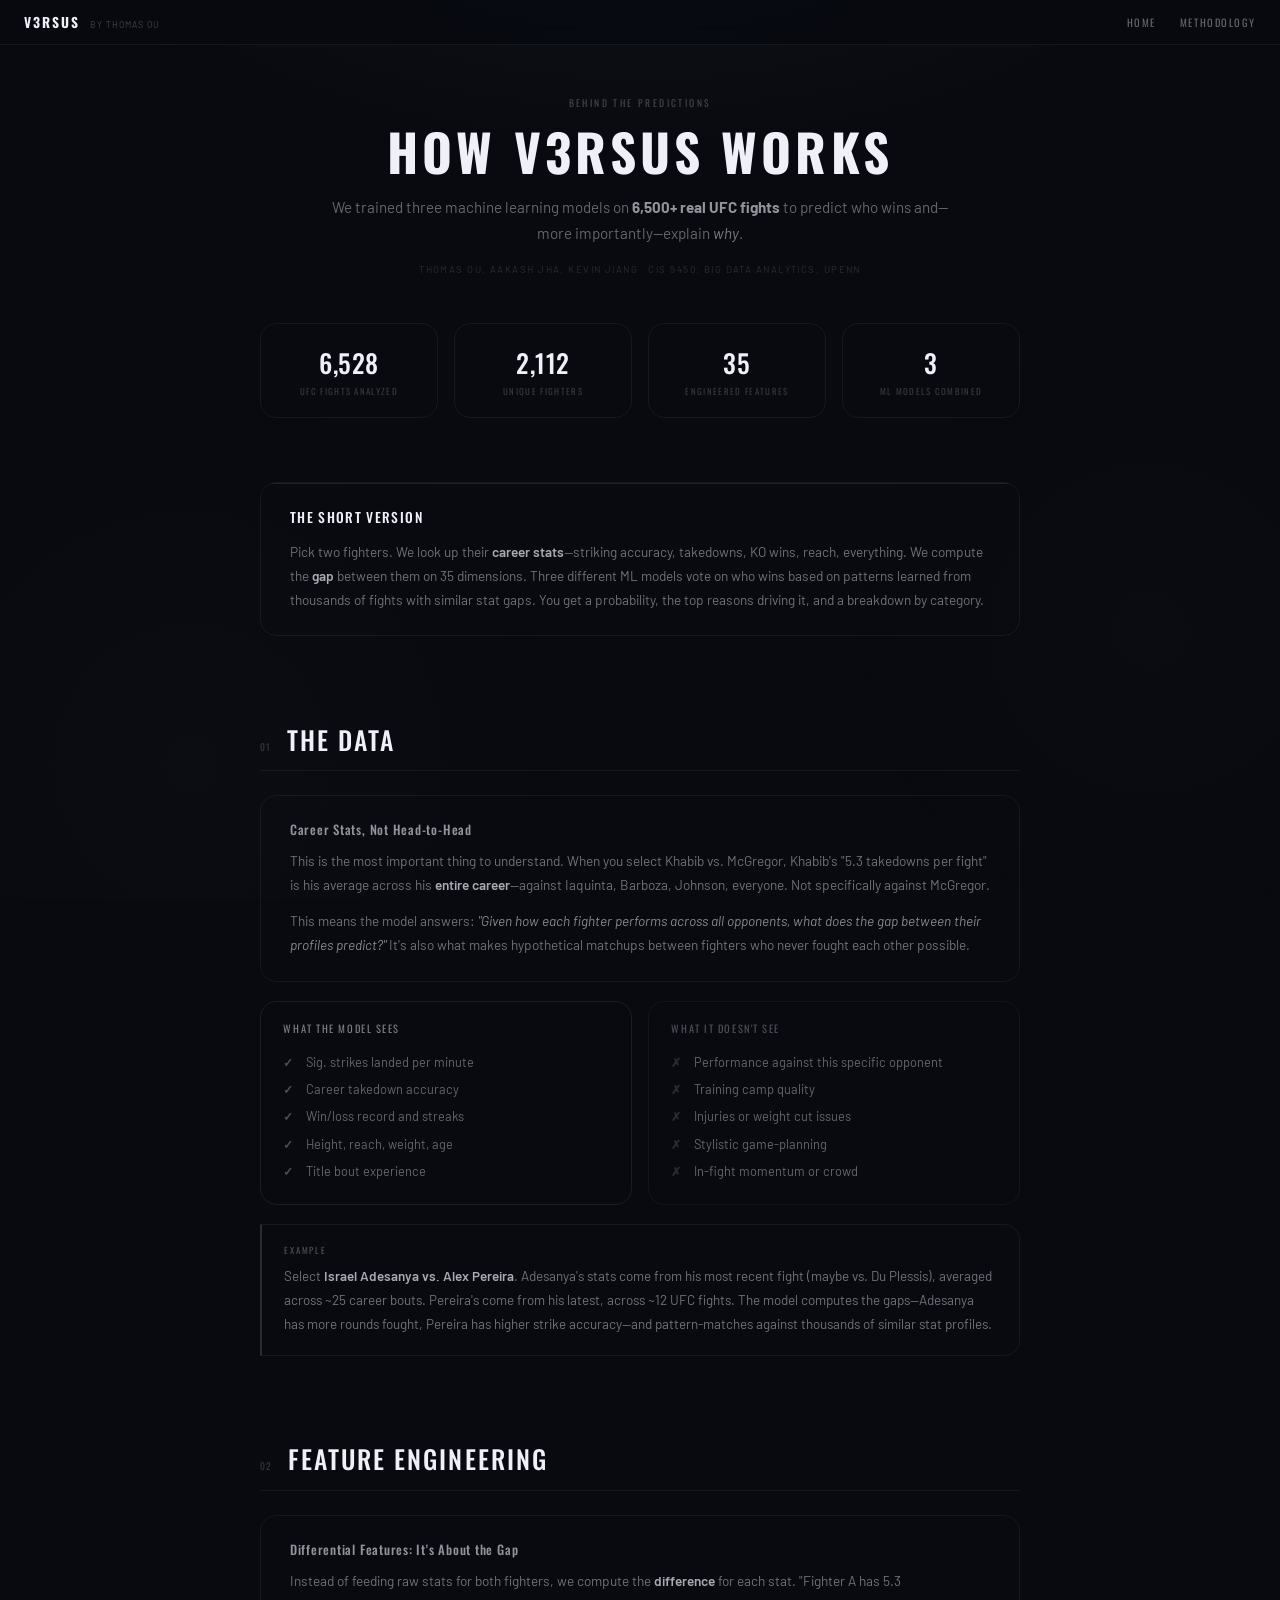
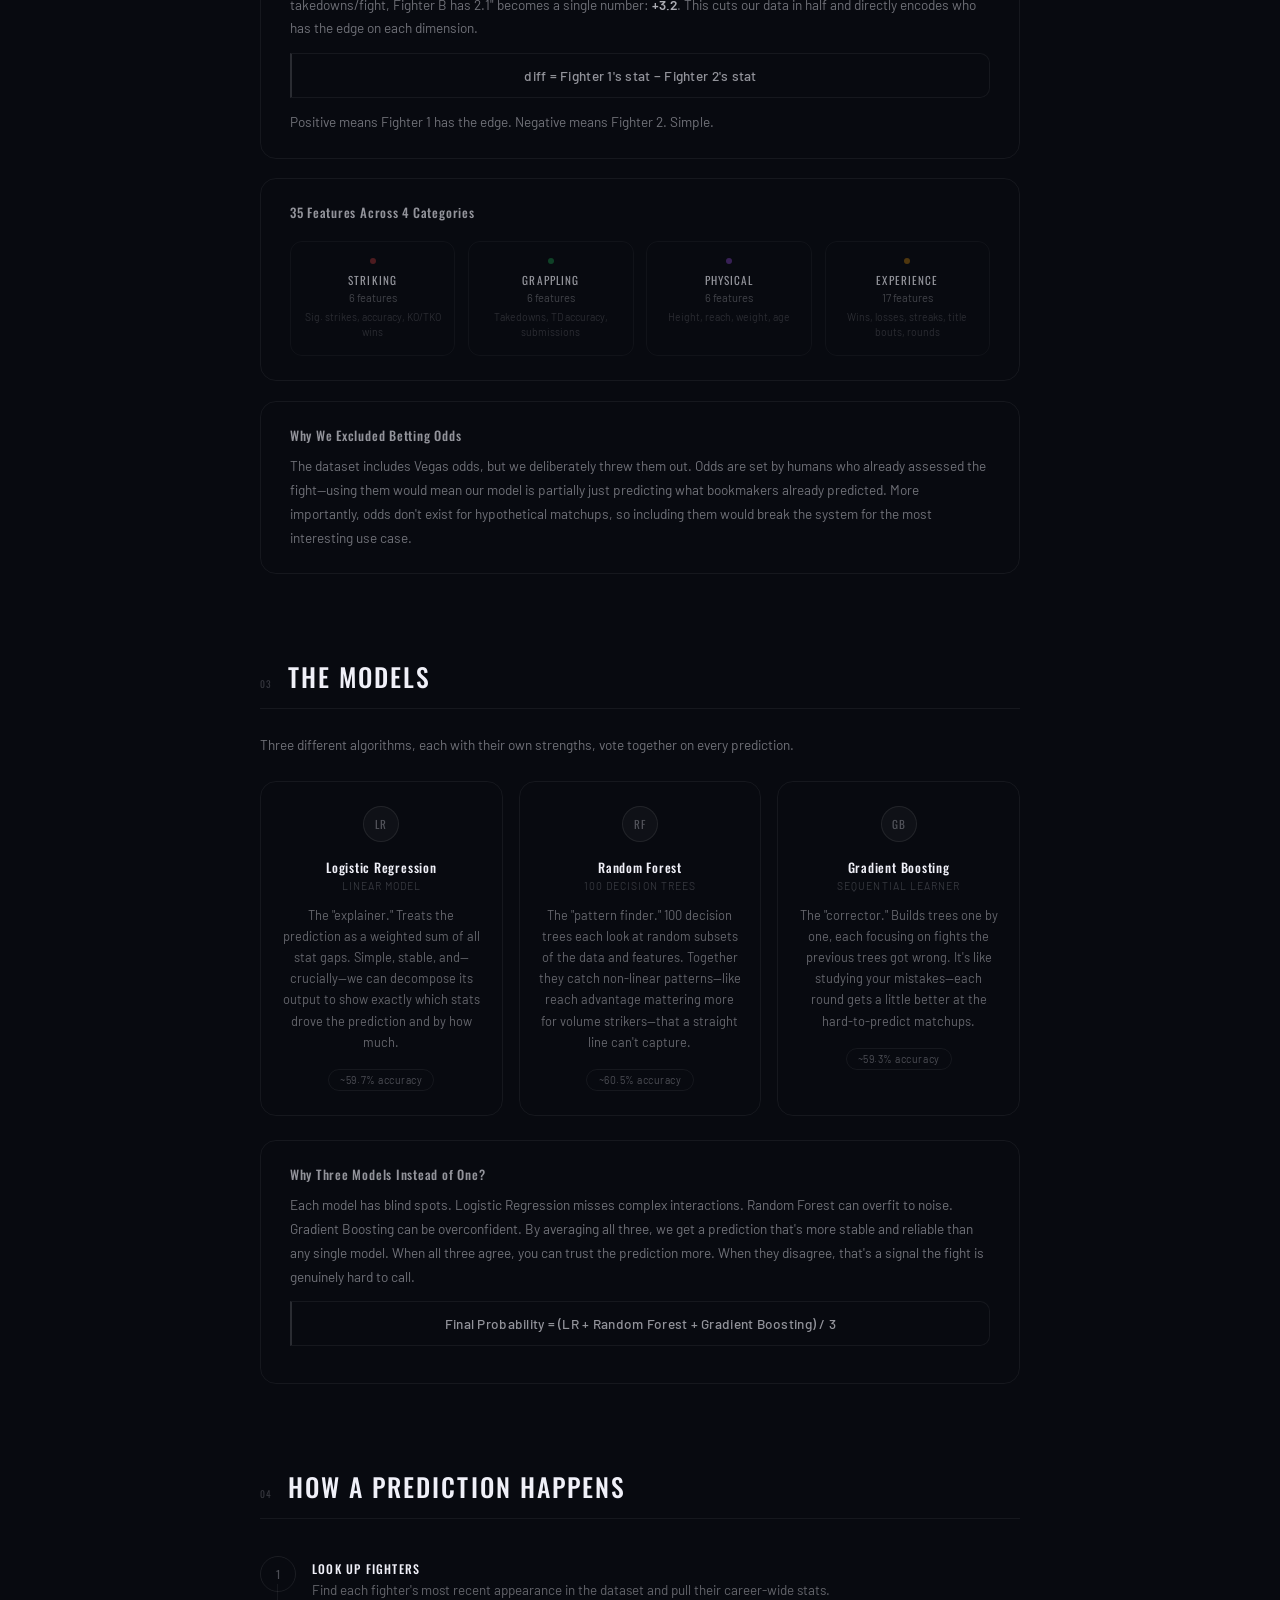
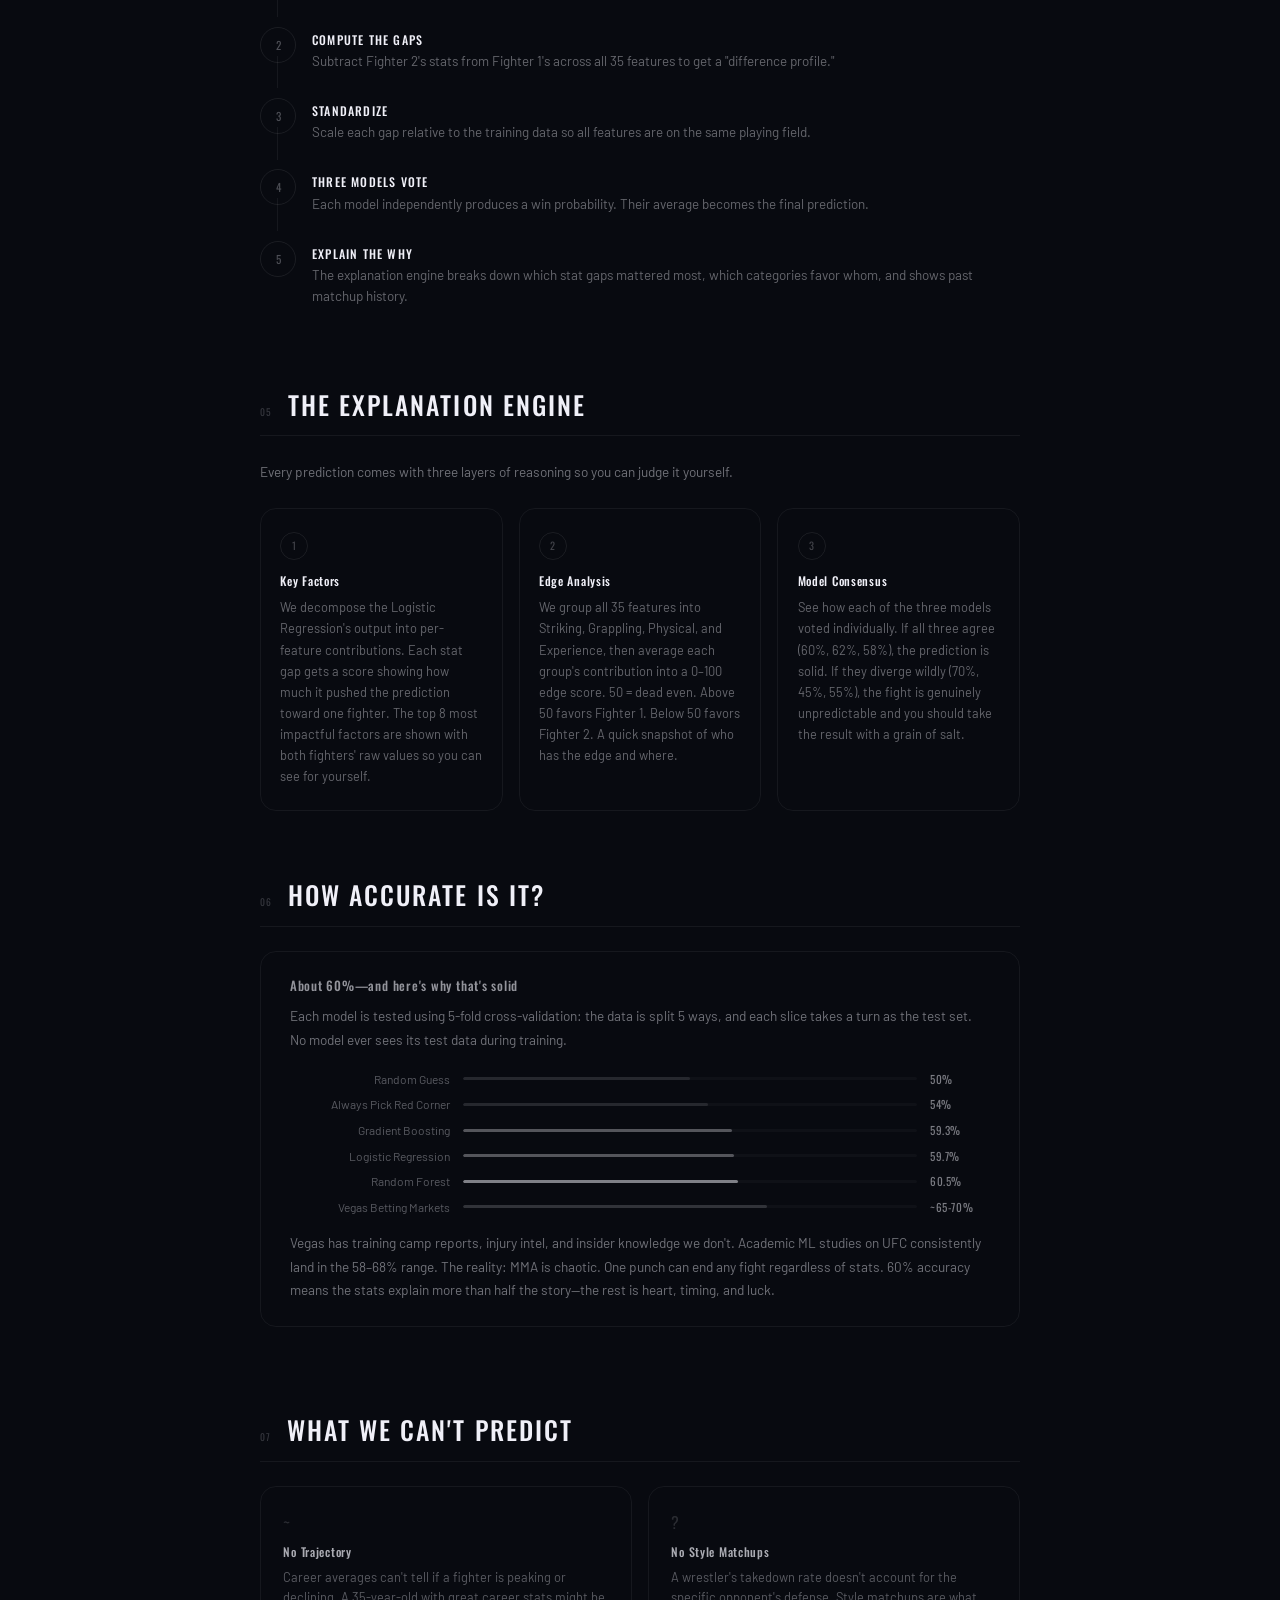
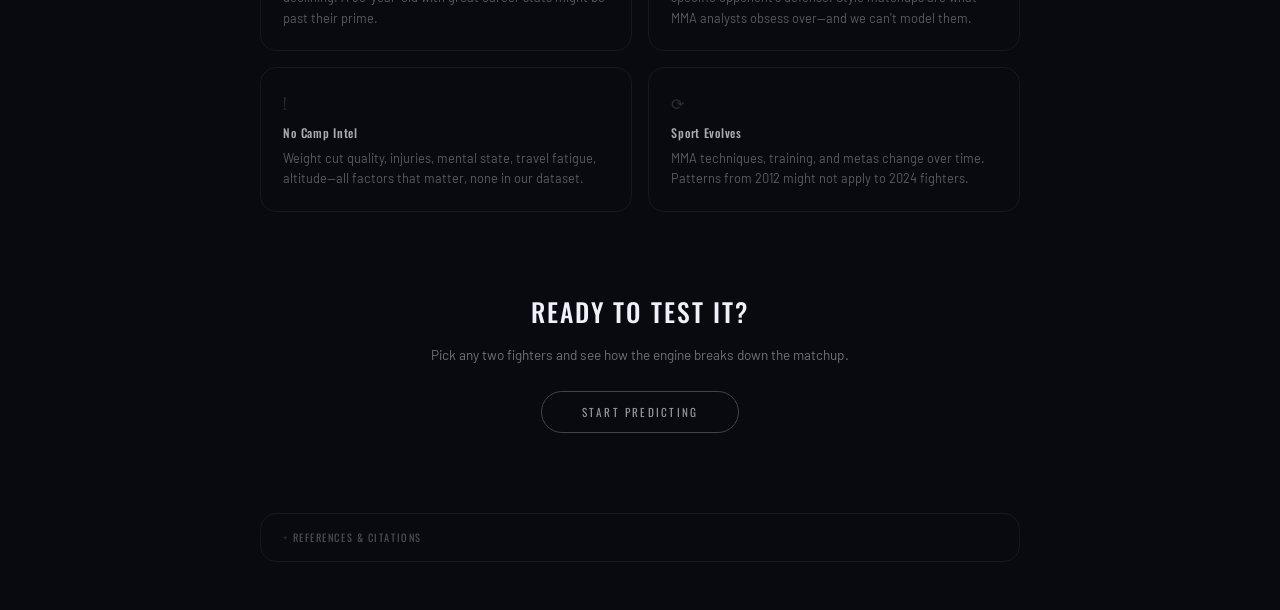
<file: static/methodology.html>
<!DOCTYPE html>
<html lang="en">
<head>
    <meta charset="UTF-8">
    <meta name="viewport" content="width=device-width, initial-scale=1.0">
    <title>How It Works — V3RSUS</title>
    <meta name="description" content="How V3RSUS predicts MMA fights using ensemble machine learning on 6,500+ UFC bouts.">
    <link rel="preconnect" href="https://fonts.googleapis.com">
    <link rel="preconnect" href="https://fonts.gstatic.com" crossorigin>
    <link href="https://fonts.googleapis.com/css2?family=Oswald:wght@400;500;600;700;900&family=Barlow:wght@400;500;600&display=swap" rel="stylesheet">
    <link rel="icon" type="image/png" href="sword.png">
    <link rel="apple-touch-icon" href="sword.png">
    <link rel="stylesheet" href="style.css">
    <link rel="stylesheet" href="methodology.css">
</head>
<body>

    <nav class="top-bar visible">
        <div class="top-bar-left">
            <span class="top-bar-brand">V3RSUS</span>
            <span class="top-bar-byline">by Thomas Ou</span>
        </div>
        <div class="top-bar-links">
            <a href="/">Home</a>
            <a href="methodology.html">Methodology</a>
        </div>
    </nav>

    <main class="meth-page">

        <!-- Hero -->
        <section class="meth-hero">
            <div class="meth-hero-inner">
                <p class="meth-overline meth-anim" style="--delay: 0">Behind the Predictions</p>
                <h1 class="meth-title meth-anim" style="--delay: 1">How V3RSUS Works</h1>
                <p class="meth-lead meth-anim" style="--delay: 2">We trained three machine learning models on <strong>6,500+ real UFC fights</strong> to predict who wins and&mdash;more importantly&mdash;explain <em>why</em>.</p>
                <div class="meth-byline meth-anim" style="--delay: 3">Thomas Ou, Aakash Jha, Kevin Jiang &middot; CIS 5450: Big Data Analytics, UPenn</div>
            </div>
        </section>

        <!-- Quick Numbers -->
        <section class="meth-numbers">
            <div class="meth-numbers-grid">
                <div class="meth-num-card reveal">
                    <span class="meth-num-value">6,528</span>
                    <span class="meth-num-label">UFC Fights Analyzed</span>
                </div>
                <div class="meth-num-card reveal">
                    <span class="meth-num-value">2,112</span>
                    <span class="meth-num-label">Unique Fighters</span>
                </div>
                <div class="meth-num-card reveal">
                    <span class="meth-num-value">35</span>
                    <span class="meth-num-label">Engineered Features</span>
                </div>
                <div class="meth-num-card reveal">
                    <span class="meth-num-value">3</span>
                    <span class="meth-num-label">ML Models Combined</span>
                </div>
            </div>
        </section>

        <!-- TLDR -->
        <section class="meth-section">
            <div class="meth-container">
                <div class="meth-card reveal">
                    <div class="meth-card-accent tldr-accent"></div>
                    <h2 class="meth-card-title">The Short Version</h2>
                    <p class="meth-text">Pick two fighters. We look up their <strong>career stats</strong>&mdash;striking accuracy, takedowns, KO wins, reach, everything. We compute the <strong>gap</strong> between them on 35 dimensions. Three different ML models vote on who wins based on patterns learned from thousands of fights with similar stat gaps. You get a probability, the top reasons driving it, and a breakdown by category.</p>
                </div>
            </div>
        </section>

        <!-- 1. The Data -->
        <section class="meth-section">
            <div class="meth-container">
                <div class="meth-section-header reveal">
                    <span class="meth-section-num">01</span>
                    <h2 class="meth-section-title">The Data</h2>
                </div>

                <div class="meth-card reveal">
                    <h3 class="meth-card-subtitle">Career Stats, Not Head-to-Head</h3>
                    <p class="meth-text">This is the most important thing to understand. When you select Khabib vs. McGregor, Khabib's "5.3 takedowns per fight" is his average across his <strong>entire career</strong>&mdash;against Iaquinta, Barboza, Johnson, everyone. Not specifically against McGregor.</p>
                    <p class="meth-text">This means the model answers: <em>"Given how each fighter performs across all opponents, what does the gap between their profiles predict?"</em> It's also what makes hypothetical matchups between fighters who never fought each other possible.</p>
                </div>

                <div class="meth-two-col reveal">
                    <div class="meth-mini-card meth-green">
                        <h4 class="meth-mini-title">What the Model Sees</h4>
                        <ul class="meth-check-list">
                            <li>Sig. strikes landed per minute</li>
                            <li>Career takedown accuracy</li>
                            <li>Win/loss record and streaks</li>
                            <li>Height, reach, weight, age</li>
                            <li>Title bout experience</li>
                        </ul>
                    </div>
                    <div class="meth-mini-card meth-red">
                        <h4 class="meth-mini-title">What It Doesn't See</h4>
                        <ul class="meth-x-list">
                            <li>Performance against this specific opponent</li>
                            <li>Training camp quality</li>
                            <li>Injuries or weight cut issues</li>
                            <li>Stylistic game-planning</li>
                            <li>In-fight momentum or crowd</li>
                        </ul>
                    </div>
                </div>

                <div class="meth-callout reveal">
                    <div class="meth-callout-label">Example</div>
                    <p class="meth-text">Select <strong>Israel Adesanya vs. Alex Pereira</strong>. Adesanya's stats come from his most recent fight (maybe vs. Du Plessis), averaged across ~25 career bouts. Pereira's come from his latest, across ~12 UFC fights. The model computes the gaps&mdash;Adesanya has more rounds fought, Pereira has higher strike accuracy&mdash;and pattern-matches against thousands of similar stat profiles.</p>
                </div>
            </div>
        </section>

        <!-- 2. Feature Engineering -->
        <section class="meth-section">
            <div class="meth-container">
                <div class="meth-section-header reveal">
                    <span class="meth-section-num">02</span>
                    <h2 class="meth-section-title">Feature Engineering</h2>
                </div>

                <div class="meth-card reveal">
                    <h3 class="meth-card-subtitle">Differential Features: It's About the Gap</h3>
                    <p class="meth-text">Instead of feeding raw stats for both fighters, we compute the <strong>difference</strong> for each stat. "Fighter A has 5.3 takedowns/fight, Fighter B has 2.1" becomes a single number: <strong>+3.2</strong>. This cuts our data in half and directly encodes who has the edge on each dimension.</p>
                    <div class="meth-formula-block">
                        diff = Fighter 1's stat &minus; Fighter 2's stat
                    </div>
                    <p class="meth-text">Positive means Fighter 1 has the edge. Negative means Fighter 2. Simple.</p>
                </div>

                <div class="meth-categories reveal">
                    <h3 class="meth-card-subtitle" style="margin-bottom: 1.2rem;">35 Features Across 4 Categories</h3>
                    <div class="meth-cat-grid">
                        <div class="meth-cat-card">
                            <div class="meth-cat-dot" style="background: #ef4444;"></div>
                            <div class="meth-cat-name">Striking</div>
                            <div class="meth-cat-count">6 features</div>
                            <div class="meth-cat-examples">Sig. strikes, accuracy, KO/TKO wins</div>
                        </div>
                        <div class="meth-cat-card">
                            <div class="meth-cat-dot" style="background: #22c55e;"></div>
                            <div class="meth-cat-name">Grappling</div>
                            <div class="meth-cat-count">6 features</div>
                            <div class="meth-cat-examples">Takedowns, TD accuracy, submissions</div>
                        </div>
                        <div class="meth-cat-card">
                            <div class="meth-cat-dot" style="background: #a855f7;"></div>
                            <div class="meth-cat-name">Physical</div>
                            <div class="meth-cat-count">6 features</div>
                            <div class="meth-cat-examples">Height, reach, weight, age</div>
                        </div>
                        <div class="meth-cat-card">
                            <div class="meth-cat-dot" style="background: #f59e0b;"></div>
                            <div class="meth-cat-name">Experience</div>
                            <div class="meth-cat-count">17 features</div>
                            <div class="meth-cat-examples">Wins, losses, streaks, title bouts, rounds</div>
                        </div>
                    </div>
                </div>

                <div class="meth-card reveal">
                    <h3 class="meth-card-subtitle">Why We Excluded Betting Odds</h3>
                    <p class="meth-text">The dataset includes Vegas odds, but we deliberately threw them out. Odds are set by humans who already assessed the fight&mdash;using them would mean our model is partially just predicting what bookmakers already predicted. More importantly, odds don't exist for hypothetical matchups, so including them would break the system for the most interesting use case.</p>
                </div>
            </div>
        </section>

        <!-- 3. The Models -->
        <section class="meth-section">
            <div class="meth-container">
                <div class="meth-section-header reveal">
                    <span class="meth-section-num">03</span>
                    <h2 class="meth-section-title">The Models</h2>
                </div>

                <p class="meth-text reveal" style="margin-bottom: 1.5rem;">Three different algorithms, each with their own strengths, vote together on every prediction.</p>

                <div class="meth-models-grid">
                    <div class="meth-model-card reveal">
                        <div class="meth-model-icon meth-model-lr">LR</div>
                        <h3 class="meth-model-name">Logistic Regression</h3>
                        <p class="meth-model-type">Linear Model</p>
                        <p class="meth-model-desc">The "explainer." Treats the prediction as a weighted sum of all stat gaps. Simple, stable, and&mdash;crucially&mdash;we can decompose its output to show exactly which stats drove the prediction and by how much.</p>
                        <div class="meth-model-meta">
                            <span class="meth-model-badge">~59.7% accuracy</span>
                        </div>
                    </div>
                    <div class="meth-model-card reveal">
                        <div class="meth-model-icon meth-model-rf">RF</div>
                        <h3 class="meth-model-name">Random Forest</h3>
                        <p class="meth-model-type">100 Decision Trees</p>
                        <p class="meth-model-desc">The "pattern finder." 100 decision trees each look at random subsets of the data and features. Together they catch non-linear patterns&mdash;like reach advantage mattering more for volume strikers&mdash;that a straight line can't capture.</p>
                        <div class="meth-model-meta">
                            <span class="meth-model-badge">~60.5% accuracy</span>
                        </div>
                    </div>
                    <div class="meth-model-card reveal">
                        <div class="meth-model-icon meth-model-gb">GB</div>
                        <h3 class="meth-model-name">Gradient Boosting</h3>
                        <p class="meth-model-type">Sequential Learner</p>
                        <p class="meth-model-desc">The "corrector." Builds trees one by one, each focusing on fights the previous trees got wrong. It's like studying your mistakes&mdash;each round gets a little better at the hard-to-predict matchups.</p>
                        <div class="meth-model-meta">
                            <span class="meth-model-badge">~59.3% accuracy</span>
                        </div>
                    </div>
                </div>

                <div class="meth-card reveal">
                    <h3 class="meth-card-subtitle">Why Three Models Instead of One?</h3>
                    <p class="meth-text">Each model has blind spots. Logistic Regression misses complex interactions. Random Forest can overfit to noise. Gradient Boosting can be overconfident. By averaging all three, we get a prediction that's more stable and reliable than any single model. When all three agree, you can trust the prediction more. When they disagree, that's a signal the fight is genuinely hard to call.</p>
                    <div class="meth-formula-block">
                        Final Probability = (LR + Random Forest + Gradient Boosting) / 3
                    </div>
                </div>
            </div>
        </section>

        <!-- 4. The Pipeline -->
        <section class="meth-section">
            <div class="meth-container">
                <div class="meth-section-header reveal">
                    <span class="meth-section-num">04</span>
                    <h2 class="meth-section-title">How a Prediction Happens</h2>
                </div>

                <div class="meth-pipeline">
                    <div class="meth-pipe-step reveal">
                        <div class="meth-pipe-num">1</div>
                        <div class="meth-pipe-content">
                            <div class="meth-pipe-title">Look Up Fighters</div>
                            <div class="meth-pipe-desc">Find each fighter's most recent appearance in the dataset and pull their career-wide stats.</div>
                        </div>
                    </div>
                    <div class="meth-pipe-step reveal">
                        <div class="meth-pipe-num">2</div>
                        <div class="meth-pipe-content">
                            <div class="meth-pipe-title">Compute the Gaps</div>
                            <div class="meth-pipe-desc">Subtract Fighter 2's stats from Fighter 1's across all 35 features to get a "difference profile."</div>
                        </div>
                    </div>
                    <div class="meth-pipe-step reveal">
                        <div class="meth-pipe-num">3</div>
                        <div class="meth-pipe-content">
                            <div class="meth-pipe-title">Standardize</div>
                            <div class="meth-pipe-desc">Scale each gap relative to the training data so all features are on the same playing field.</div>
                        </div>
                    </div>
                    <div class="meth-pipe-step reveal">
                        <div class="meth-pipe-num">4</div>
                        <div class="meth-pipe-content">
                            <div class="meth-pipe-title">Three Models Vote</div>
                            <div class="meth-pipe-desc">Each model independently produces a win probability. Their average becomes the final prediction.</div>
                        </div>
                    </div>
                    <div class="meth-pipe-step reveal">
                        <div class="meth-pipe-num">5</div>
                        <div class="meth-pipe-content">
                            <div class="meth-pipe-title">Explain the Why</div>
                            <div class="meth-pipe-desc">The explanation engine breaks down which stat gaps mattered most, which categories favor whom, and shows past matchup history.</div>
                        </div>
                    </div>
                </div>
            </div>
        </section>

        <!-- 5. Explanation -->
        <section class="meth-section">
            <div class="meth-container">
                <div class="meth-section-header reveal">
                    <span class="meth-section-num">05</span>
                    <h2 class="meth-section-title">The Explanation Engine</h2>
                </div>

                <p class="meth-text reveal" style="margin-bottom: 1.5rem;">Every prediction comes with three layers of reasoning so you can judge it yourself.</p>

                <div class="meth-explain-grid">
                    <div class="meth-explain-card reveal">
                        <div class="meth-explain-num">1</div>
                        <h3 class="meth-explain-title">Key Factors</h3>
                        <p class="meth-explain-desc">We decompose the Logistic Regression's output into per-feature contributions. Each stat gap gets a score showing how much it pushed the prediction toward one fighter. The top 8 most impactful factors are shown with both fighters' raw values so you can see for yourself.</p>
                    </div>
                    <div class="meth-explain-card reveal">
                        <div class="meth-explain-num">2</div>
                        <h3 class="meth-explain-title">Edge Analysis</h3>
                        <p class="meth-explain-desc">We group all 35 features into Striking, Grappling, Physical, and Experience, then average each group's contribution into a 0&ndash;100 edge score. 50 = dead even. Above 50 favors Fighter 1. Below 50 favors Fighter 2. A quick snapshot of who has the edge and where.</p>
                    </div>
                    <div class="meth-explain-card reveal">
                        <div class="meth-explain-num">3</div>
                        <h3 class="meth-explain-title">Model Consensus</h3>
                        <p class="meth-explain-desc">See how each of the three models voted individually. If all three agree (60%, 62%, 58%), the prediction is solid. If they diverge wildly (70%, 45%, 55%), the fight is genuinely unpredictable and you should take the result with a grain of salt.</p>
                    </div>
                </div>
            </div>
        </section>

        <!-- 6. Accuracy -->
        <section class="meth-section">
            <div class="meth-container">
                <div class="meth-section-header reveal">
                    <span class="meth-section-num">06</span>
                    <h2 class="meth-section-title">How Accurate Is It?</h2>
                </div>

                <div class="meth-card reveal">
                    <h3 class="meth-card-subtitle">About 60%&mdash;and here's why that's solid</h3>
                    <p class="meth-text">Each model is tested using 5-fold cross-validation: the data is split 5 ways, and each slice takes a turn as the test set. No model ever sees its test data during training.</p>

                    <div class="meth-accuracy-bars">
                        <div class="meth-acc-row">
                            <span class="meth-acc-label">Random Guess</span>
                            <div class="meth-acc-bar-track">
                                <div class="meth-acc-bar-fill meth-acc-base" style="width: 50%;"></div>
                            </div>
                            <span class="meth-acc-val">50%</span>
                        </div>
                        <div class="meth-acc-row">
                            <span class="meth-acc-label">Always Pick Red Corner</span>
                            <div class="meth-acc-bar-track">
                                <div class="meth-acc-bar-fill meth-acc-base" style="width: 54%;"></div>
                            </div>
                            <span class="meth-acc-val">54%</span>
                        </div>
                        <div class="meth-acc-row">
                            <span class="meth-acc-label">Gradient Boosting</span>
                            <div class="meth-acc-bar-track">
                                <div class="meth-acc-bar-fill meth-acc-model" style="width: 59.3%;"></div>
                            </div>
                            <span class="meth-acc-val">59.3%</span>
                        </div>
                        <div class="meth-acc-row">
                            <span class="meth-acc-label">Logistic Regression</span>
                            <div class="meth-acc-bar-track">
                                <div class="meth-acc-bar-fill meth-acc-model" style="width: 59.7%;"></div>
                            </div>
                            <span class="meth-acc-val">59.7%</span>
                        </div>
                        <div class="meth-acc-row">
                            <span class="meth-acc-label">Random Forest</span>
                            <div class="meth-acc-bar-track">
                                <div class="meth-acc-bar-fill meth-acc-best" style="width: 60.5%;"></div>
                            </div>
                            <span class="meth-acc-val">60.5%</span>
                        </div>
                        <div class="meth-acc-row">
                            <span class="meth-acc-label">Vegas Betting Markets</span>
                            <div class="meth-acc-bar-track">
                                <div class="meth-acc-bar-fill meth-acc-vegas" style="width: 67%;"></div>
                            </div>
                            <span class="meth-acc-val">~65-70%</span>
                        </div>
                    </div>

                    <p class="meth-text" style="margin-top: 1rem;">Vegas has training camp reports, injury intel, and insider knowledge we don't. Academic ML studies on UFC consistently land in the 58&ndash;68% range. The reality: MMA is chaotic. One punch can end any fight regardless of stats. 60% accuracy means the stats explain more than half the story&mdash;the rest is heart, timing, and luck.</p>
                </div>
            </div>
        </section>

        <!-- 7. Limitations -->
        <section class="meth-section">
            <div class="meth-container">
                <div class="meth-section-header reveal">
                    <span class="meth-section-num">07</span>
                    <h2 class="meth-section-title">What We Can't Predict</h2>
                </div>

                <div class="meth-limits-grid">
                    <div class="meth-limit-card reveal">
                        <div class="meth-limit-icon">~</div>
                        <h4 class="meth-limit-title">No Trajectory</h4>
                        <p class="meth-limit-desc">Career averages can't tell if a fighter is peaking or declining. A 35-year-old with great career stats might be past their prime.</p>
                    </div>
                    <div class="meth-limit-card reveal">
                        <div class="meth-limit-icon">?</div>
                        <h4 class="meth-limit-title">No Style Matchups</h4>
                        <p class="meth-limit-desc">A wrestler's takedown rate doesn't account for the specific opponent's defense. Style matchups are what MMA analysts obsess over&mdash;and we can't model them.</p>
                    </div>
                    <div class="meth-limit-card reveal">
                        <div class="meth-limit-icon">!</div>
                        <h4 class="meth-limit-title">No Camp Intel</h4>
                        <p class="meth-limit-desc">Weight cut quality, injuries, mental state, travel fatigue, altitude&mdash;all factors that matter, none in our dataset.</p>
                    </div>
                    <div class="meth-limit-card reveal">
                        <div class="meth-limit-icon">&#x27F3;</div>
                        <h4 class="meth-limit-title">Sport Evolves</h4>
                        <p class="meth-limit-desc">MMA techniques, training, and metas change over time. Patterns from 2012 might not apply to 2024 fighters.</p>
                    </div>
                </div>
            </div>
        </section>

        <!-- CTA -->
        <section class="meth-section meth-cta-section">
            <div class="meth-container" style="text-align: center;">
                <h2 class="meth-section-title reveal" style="margin-bottom: 0.8rem;">Ready to Test It?</h2>
                <p class="meth-text reveal" style="max-width: 480px; margin: 0 auto 1.5rem;">Pick any two fighters and see how the engine breaks down the matchup.</p>
                <a href="/#predict" class="meth-cta-btn reveal">Start Predicting</a>
            </div>
        </section>

        <!-- References (collapsed) -->
        <section class="meth-section meth-refs-section">
            <div class="meth-container">
                <details class="meth-refs-toggle">
                    <summary class="meth-refs-summary">References & Citations</summary>
                    <ol class="meth-refs-list">
                        <li>Breiman, L. (2001). Random Forests. <em>Machine Learning</em>, 45(1), 5&ndash;32.</li>
                        <li>Friedman, J.H. (2001). Greedy function approximation: A gradient boosting machine. <em>Annals of Statistics</em>, 29(5), 1189&ndash;1232.</li>
                        <li>Cox, D.R. (1958). The regression analysis of binary sequences. <em>JRSS: Series B</em>, 20(2), 215&ndash;232.</li>
                        <li>Dietterich, T.G. (2000). Ensemble Methods in Machine Learning. <em>MCS</em>, 1857, 1&ndash;15.</li>
                        <li>Pedregosa, F. et al. (2011). Scikit-learn: Machine Learning in Python. <em>JMLR</em>, 12, 2825&ndash;2830.</li>
                        <li>Noboa, A. & Curtis, K. (2020). Predicting UFC Fight Outcomes Using ML. <em>Stanford CS229</em>.</li>
                        <li>Marek, P. (2021). Machine Learning and MMA. <em>arXiv preprint</em>.</li>
                        <li>Hastie, T., Tibshirani, R., & Friedman, J. (2009). <em>The Elements of Statistical Learning</em>. Springer.</li>
                    </ol>
                </details>
            </div>
        </section>

    </main>


<script>
        const revealObserver = new IntersectionObserver(entries => {
            entries.forEach(entry => {
                if (entry.isIntersecting) entry.target.classList.add("visible");
            });
        }, { threshold: 0.1 });
        document.querySelectorAll(".reveal").forEach(el => revealObserver.observe(el));
    </script>
</body>
</html>
</file>
<file: public/style.css>
/* ==============================================
   V3RSUS — Academic Research Theme
   ============================================== */

:root {
    --bg: #111110;
    --bg-raised: #181816;
    --bg-surface: #1e1e1b;
    --bg-inset: #0c0c0b;

    --paper: #e8e5df;
    --paper-mid: rgba(232,229,223,0.6);
    --paper-dim: rgba(232,229,223,0.35);
    --paper-faint: rgba(232,229,223,0.15);
    --paper-ghost: rgba(232,229,223,0.06);

    --wine: #a63d40;
    --wine-dim: rgba(166,61,64,0.15);
    --wine-faint: rgba(166,61,64,0.06);

    --teal: #3d8a8a;
    --teal-dim: rgba(61,138,138,0.15);

    --green: #5a9e6f;
    --red-err: #c05050;

    /* Legacy aliases for result section */
    --red-accent: #a63d40;
    --red-glow: rgba(166,61,64,0.3);
    --red-bg: rgba(166,61,64,0.08);
    --red-border: rgba(166,61,64,0.18);
    --blue-accent: #3d8a8a;
    --blue-glow: rgba(61,138,138,0.3);
    --blue-bg: rgba(61,138,138,0.08);
    --blue-border: rgba(61,138,138,0.18);
    --text-primary: #e8e5df;
    --text-muted: rgba(232,229,223,0.45);
    --text-dim: rgba(232,229,223,0.25);
    --bg-dark: #111110;
    --bg-card: rgba(24, 24, 22, 0.85);
    --border-subtle: rgba(232,229,223,0.06);
    --border-hover: rgba(232,229,223,0.12);
    --glass-blur: blur(16px);
    --shadow-card: 0 16px 48px rgba(0,0,0,0.4);
    --radius: 8px;
    --radius-lg: 12px;

    --serif: 'Crimson Pro', 'Georgia', serif;
    --sans: 'Inter', -apple-system, sans-serif;
    --mono: 'JetBrains Mono', 'Menlo', monospace;

    --border: rgba(232,229,223,0.06);
    --border-mid: rgba(232,229,223,0.1);
    --border-strong: rgba(232,229,223,0.16);
    --rule: rgba(232,229,223,0.12);
}

/* ---- Reset ---- */
*, *::before, *::after { box-sizing: border-box; margin: 0; padding: 0; }
html { scroll-behavior: smooth; font-size: 14.5px; }

body {
    background: var(--bg);
    color: var(--paper);
    font-family: var(--serif);
    -webkit-font-smoothing: antialiased;
    overflow-x: hidden;
    min-height: 100vh;
}

a { color: var(--wine); }


/* ============================================
   NAV
   ============================================ */
.topnav {
    position: fixed;
    top: 0; left: 0; right: 0;
    z-index: 100;
    height: 42px;
    display: flex;
    align-items: center;
    justify-content: center;
    gap: 2.5rem;
    background: rgba(17,17,16,0.92);
    backdrop-filter: blur(12px);
    border-bottom: 1px solid var(--border);
    opacity: 0;
    transform: translateY(-100%);
    transition: opacity 0.4s ease, transform 0.4s ease;
    pointer-events: none;
}

.topnav.visible {
    opacity: 1;
    transform: translateY(0);
    pointer-events: auto;
}

.topnav a {
    font-family: var(--sans);
    font-size: 0.62rem;
    font-weight: 500;
    letter-spacing: 0.12em;
    text-transform: uppercase;
    color: var(--paper-dim);
    text-decoration: none;
    transition: color 0.15s;
}

.topnav a:hover { color: var(--paper); }

.topnav a.brand {
    display: inline-flex;
    align-items: center;
    gap: 0.5rem;
    font-weight: 700;
    letter-spacing: 0.18em;
    color: var(--paper-mid);
}

.topnav .brand-logo {
    width: 18px;
    height: 18px;
    display: block;
}


/* ============================================
   JOURNAL HEADER BAR
   ============================================ */
.journal-bar {
    display: flex;
    justify-content: space-between;
    align-items: center;
    padding: 0.5rem 2rem;
    border-bottom: 2px solid var(--paper-faint);
    font-family: var(--sans);
    font-size: 0.5rem;
    letter-spacing: 0.08em;
    color: var(--paper-faint);
    max-width: 740px;
    margin: 0 auto;
}

.journal-bar-name {
    font-weight: 700;
    letter-spacing: 0.15em;
    text-transform: uppercase;
    color: var(--paper-dim);
}

.journal-bar-doi {
    font-family: var(--mono);
    font-size: 0.48rem;
    color: var(--paper-faint);
}

/* ============================================
   HERO — journal title page
   ============================================ */
.hero {
    min-height: auto;
    display: flex;
    flex-direction: column;
    align-items: center;
    justify-content: flex-start;
    padding: 5rem 2rem 2.5rem;
    text-align: center;
    max-width: 740px;
    margin: 0 auto;
}

.journal-line {
    font-family: var(--sans);
    font-size: 0.48rem;
    font-weight: 600;
    letter-spacing: 0.35em;
    text-transform: uppercase;
    color: var(--paper-dim);
    margin-bottom: 1.75rem;
    display: flex;
    align-items: center;
    gap: 1rem;
}

.journal-rule {
    width: 30px;
    height: 1px;
    background: var(--paper-faint);
}

.hero-title {
    font-family: var(--serif);
    font-size: clamp(1.8rem, 5vw, 2.6rem);
    font-weight: 700;
    letter-spacing: 0.01em;
    line-height: 1.2;
    color: var(--paper);
    margin-bottom: 1.25rem;
    max-width: 580px;
}

.hero-title em {
    font-style: italic;
    font-weight: 400;
    color: var(--paper-mid);
}

.hero-authors {
    font-family: var(--sans);
    font-size: 0.68rem;
    color: var(--paper-dim);
    margin-bottom: 0.2rem;
    letter-spacing: 0.02em;
}

.hero-affiliation {
    font-family: var(--serif);
    font-size: 0.68rem;
    font-style: italic;
    color: var(--paper-faint);
    margin-bottom: 0.2rem;
}

.hero-date {
    font-family: var(--sans);
    font-size: 0.55rem;
    color: var(--paper-faint);
    letter-spacing: 0.04em;
    margin-bottom: 0.75rem;
}

.hero-doi {
    font-family: var(--mono);
    font-size: 0.5rem;
    color: var(--paper-faint);
    margin-bottom: 1.75rem;
}

/* Keywords */
.keywords {
    font-family: var(--sans);
    font-size: 0.65rem;
    color: var(--paper-faint);
    margin-top: 0.75rem;
    padding-top: 0.75rem;
    border-top: 1px solid var(--border);
    text-align: left;
    width: 100%;
    line-height: 1.5;
}

.keywords strong {
    font-weight: 600;
    color: var(--paper-dim);
    letter-spacing: 0.04em;
    font-size: 0.55rem;
    text-transform: uppercase;
}

/* Abstract */
.abstract {
    text-align: left;
    width: 100%;
    border-top: 2px solid var(--paper-faint);
    border-bottom: 1px solid var(--border-mid);
    padding: 1.5rem 0;
    margin-bottom: 2rem;
}

.abstract-label {
    font-family: var(--sans);
    font-size: 0.55rem;
    font-weight: 700;
    letter-spacing: 0.2em;
    text-transform: uppercase;
    color: var(--paper-dim);
    margin-bottom: 0.6rem;
}

.abstract p {
    font-family: var(--serif);
    font-size: 0.92rem;
    line-height: 1.75;
    color: var(--paper-mid);
    text-align: justify;
    hyphens: auto;
}

.abstract strong { font-weight: 600; color: var(--paper); }

.abstract .metric {
    font-family: var(--mono);
    font-size: 0.88rem;
    font-weight: 500;
    color: var(--paper);
}

/* Key figures */
.key-figures {
    display: grid;
    grid-template-columns: repeat(5, 1fr);
    gap: 0;
    width: 100%;
    border: 1px solid var(--border-mid);
    margin-bottom: 2.5rem;
}

.kf {
    display: flex;
    flex-direction: column;
    align-items: center;
    padding: 1.1rem 0.5rem;
    position: relative;
}

.kf:not(:last-child)::after {
    content: '';
    position: absolute;
    right: 0;
    top: 25%;
    height: 50%;
    width: 1px;
    background: var(--border-mid);
}

.kf-val {
    font-family: var(--mono);
    font-size: 1.5rem;
    font-weight: 400;
    color: var(--paper);
    letter-spacing: -0.03em;
    line-height: 1;
}

.kf-label {
    font-family: var(--sans);
    font-size: 0.45rem;
    font-weight: 600;
    letter-spacing: 0.18em;
    text-transform: uppercase;
    color: var(--paper-faint);
    margin-top: 0.35rem;
}

.hero-actions {
    display: flex;
    gap: 0.75rem;
}

.btn-wine {
    font-family: var(--sans);
    font-size: 0.65rem;
    font-weight: 600;
    letter-spacing: 0.08em;
    color: var(--paper);
    background: var(--wine);
    border: none;
    padding: 0.65rem 1.4rem;
    cursor: pointer;
    text-decoration: none;
    display: inline-block;
    transition: opacity 0.15s;
}

.btn-wine:hover { opacity: 0.88; text-decoration: none; }

.btn-ghost {
    font-family: var(--sans);
    font-size: 0.65rem;
    font-weight: 500;
    letter-spacing: 0.08em;
    color: var(--paper-dim);
    background: transparent;
    border: 1px solid var(--border-mid);
    padding: 0.65rem 1.4rem;
    cursor: pointer;
    text-decoration: none;
    display: inline-block;
    transition: all 0.15s;
}

.btn-ghost:hover { color: var(--paper); border-color: var(--paper-faint); text-decoration: none; }


/* ============================================
   PREDICT SECTION — prominent
   ============================================ */
/* ---- Predict Page Header ---- */
.predict-page-header {
    padding: 5rem 2rem 1.5rem;
    text-align: center;
    max-width: 740px;
    margin: 0 auto;
}

.predict-page-inner { }

.predict-page-title {
    font-family: var(--serif);
    font-size: 1.8rem;
    font-weight: 700;
    color: var(--paper);
    margin-bottom: 0.75rem;
    letter-spacing: -0.01em;
}

.predict-page-desc {
    font-family: var(--serif);
    font-size: 0.88rem;
    color: var(--paper-mid);
    line-height: 1.7;
    text-align: justify;
    hyphens: auto;
}

.predict-page-desc a { color: var(--wine); }

.predict-section {
    background: var(--bg-raised);
    border-top: 1px solid var(--rule);
    border-bottom: 1px solid var(--rule);
    padding: 2rem 2rem;
}

.predict-inner {
    max-width: 740px;
    margin: 0 auto;
    text-align: left;
}

.predict-kicker {
    font-family: var(--mono);
    font-size: 0.5rem;
    font-weight: 400;
    color: var(--paper-faint);
    letter-spacing: 0.08em;
    margin-bottom: 0.5rem;
}

.predict-h {
    font-family: var(--serif);
    font-size: 1.4rem;
    font-weight: 600;
    color: var(--paper);
    margin-bottom: 0.4rem;
    letter-spacing: -0.01em;
}

.predict-desc {
    font-family: var(--serif);
    font-size: 0.85rem;
    color: var(--paper-dim);
    margin-bottom: 1.25rem;
    line-height: 1.65;
}

.predict-form {
    display: grid;
    grid-template-columns: 1fr 1fr;
    gap: 1rem;
    text-align: left;
    margin-bottom: 1rem;
}

.pf-group { position: relative; }

.pf-label {
    display: block;
    font-family: var(--sans);
    font-size: 0.5rem;
    font-weight: 600;
    letter-spacing: 0.2em;
    text-transform: uppercase;
    color: var(--paper-dim);
    margin-bottom: 0.5rem;
}

.input-wrapper { position: relative; }

.pf-input {
    width: 100%;
    background: var(--bg-inset);
    border: 1px solid var(--border-strong);
    color: var(--paper);
    font-family: var(--serif);
    font-size: 1.1rem;
    padding: 0.85rem 1rem;
    outline: none;
    transition: border-color 0.2s, box-shadow 0.2s;
}

.pf-input:focus {
    border-color: var(--wine);
    box-shadow: 0 0 0 3px var(--wine-faint);
}

.pf-input::placeholder {
    color: var(--paper-faint);
    font-style: italic;
}

.predict-vs {
    font-family: var(--serif);
    font-size: 0.85rem;
    font-style: italic;
    color: var(--paper-faint);
    margin-bottom: 1.25rem;
}

.predict-btn {
    font-family: var(--sans);
    font-size: 0.65rem;
    font-weight: 600;
    letter-spacing: 0.08em;
    color: var(--paper);
    background: var(--wine);
    border: none;
    padding: 0.65rem 1.5rem;
    cursor: pointer;
    transition: opacity 0.15s;
    display: inline-flex;
    align-items: center;
    gap: 0.5rem;
}

.predict-btn:hover { opacity: 0.88; }

.predict-btn:disabled { opacity: 0.5; cursor: not-allowed; }

.predict-note {
    font-family: var(--serif);
    font-size: 0.72rem;
    color: var(--paper-faint);
    font-style: italic;
    margin-top: 1.25rem;
    line-height: 1.5;
}


/* ============================================
   AUTOCOMPLETE
   ============================================ */
.autocomplete-list {
    position: absolute;
    top: 100%;
    left: 0;
    right: 0;
    background: var(--bg-surface);
    border: 1px solid var(--border-mid);
    border-top: none;
    list-style: none;
    z-index: 50;
    max-height: 240px;
    overflow-y: auto;
}

.autocomplete-list.hidden { display: none; }

.autocomplete-list li {
    padding: 0.55rem 1rem;
    font-family: var(--serif);
    font-size: 0.85rem;
    color: var(--paper-mid);
    cursor: pointer;
    border-bottom: 1px solid var(--border);
    transition: background 0.1s, color 0.1s;
}

.autocomplete-list li:hover,
.autocomplete-list li.active {
    background: var(--wine-faint);
    color: var(--paper);
}

.autocomplete-list li strong { color: var(--wine); }


/* ============================================
   LOADER
   ============================================ */
.loader {
    width: 16px;
    height: 16px;
    border: 2px solid var(--paper-faint);
    border-top-color: var(--paper);
    border-radius: 50%;
    animation: spin 0.6s linear infinite;
}

@keyframes spin { to { transform: rotate(360deg); } }

.hidden { display: none !important; }


/* ============================================
   RESULT SECTION
   ============================================ */
.result-section {
    max-width: 740px;
    margin: 0 auto;
    padding: 2rem 2rem 4rem;
}

.card {
    background: var(--bg-raised);
    border: 1px solid var(--border-mid);
    padding: 1.5rem;
    margin-bottom: 0.75rem;
    position: relative;
}

.glass-panel {
    backdrop-filter: blur(8px);
}

.section-label {
    font-family: var(--sans);
    font-size: 0.52rem;
    font-weight: 700;
    letter-spacing: 0.2em;
    text-transform: uppercase;
    color: var(--paper-dim);
    margin-bottom: 1rem;
    padding-bottom: 0.5rem;
    border-bottom: 1px solid var(--border);
}

.section-desc {
    font-family: var(--serif);
    font-size: 0.78rem;
    color: var(--paper-faint);
    margin-bottom: 1rem;
    font-style: italic;
}


/* ---- Probability Card ---- */
.prob-header {
    display: flex;
    justify-content: space-between;
    align-items: center;
    margin-bottom: 0.5rem;
}

.prob-name {
    font-family: var(--serif);
    font-size: 1.1rem;
    font-weight: 600;
    letter-spacing: 0.02em;
}

.red-text { color: var(--wine); }
.blue-text { color: var(--teal); }

.prob-bar-container { margin-bottom: 0.5rem; }

.prob-bar {
    display: flex;
    height: 8px;
    background: var(--paper-ghost);
    overflow: hidden;
}

.prob-fill {
    height: 100%;
    transition: width 1s cubic-bezier(0.4, 0, 0.2, 1);
}

.red-fill { background: var(--wine); }
.blue-fill { background: var(--teal); }

.prob-pct {
    font-family: var(--mono);
    font-size: 1.5rem;
    font-weight: 500;
    letter-spacing: -0.03em;
}

.winner-indicator {
    display: flex;
    align-items: center;
    gap: 0.4rem;
}

.winner-name-text {
    font-family: var(--serif);
    font-size: 0.7rem;
    font-weight: 600;
    color: var(--paper-mid);
}

.winner-arrow { color: var(--paper-faint); font-size: 0.6rem; opacity: 0.3; }
.winner-arrow.active { opacity: 1; color: var(--wine); }


/* ---- Profile Cards ---- */
.profiles-grid {
    display: grid;
    grid-template-columns: 1fr 1fr;
    gap: 0.75rem;
    margin-bottom: 0.75rem;
}

.profile-card { }

.red-tint { border-left: 2px solid var(--wine); }
.blue-tint { border-left: 2px solid var(--teal); }

.profile-header {
    display: flex;
    justify-content: space-between;
    align-items: baseline;
    margin-bottom: 0.25rem;
}

.profile-name {
    font-family: var(--serif);
    font-size: 1rem;
    font-weight: 600;
    color: var(--paper);
}

.profile-record {
    font-family: var(--mono);
    font-size: 0.6rem;
    color: var(--paper-dim);
}

.profile-meta {
    display: flex;
    gap: 0.5rem;
    margin-bottom: 0.75rem;
}

.meta-tag {
    font-family: var(--sans);
    font-size: 0.52rem;
    color: var(--paper-dim);
    letter-spacing: 0.06em;
}

.stat-grid {
    display: grid;
    grid-template-columns: 1fr 1fr;
    gap: 0.15rem;
}

.stat-item {
    display: flex;
    justify-content: space-between;
    padding: 0.3rem 0;
    border-bottom: 1px solid var(--border);
    font-size: 0.62rem;
}

.stat-label { color: var(--paper-dim); font-family: var(--sans); }
.stat-value { color: var(--paper); font-family: var(--mono); font-weight: 500; }


/* ---- Comparison ---- */
.comparison-rows { display: flex; flex-direction: column; }

.cmp-row {
    display: grid;
    grid-template-columns: 80px 1fr 80px;
    gap: 0.75rem;
    align-items: center;
    padding: 0.45rem 0;
    border-bottom: 1px solid var(--border);
}

.cmp-val {
    font-family: var(--mono);
    font-size: 0.7rem;
    color: var(--paper-mid);
}

.cmp-val.left { text-align: left; }
.cmp-val.right { text-align: right; }
.cmp-val.advantage { color: var(--paper); font-weight: 600; }

.cmp-center { display: flex; flex-direction: column; gap: 0.25rem; }

.cmp-label {
    text-align: center;
    font-family: var(--sans);
    font-size: 0.5rem;
    letter-spacing: 0.08em;
    text-transform: uppercase;
    color: var(--paper-faint);
}

.cmp-bar-wrap {
    display: flex;
    height: 4px;
    background: var(--paper-ghost);
    overflow: hidden;
}

.cmp-bar-left { background: var(--wine); opacity: 0.5; height: 100%; }
.cmp-bar-right { background: var(--teal); opacity: 0.5; height: 100%; }
.cmp-bar-left.lead { opacity: 0.85; }
.cmp-bar-right.lead { opacity: 0.85; }


/* ---- Win Methods ---- */
.method-grid {
    display: grid;
    grid-template-columns: 1fr auto 1fr;
    gap: 0.75rem;
    align-items: center;
}

.method-col { display: flex; flex-direction: column; gap: 0.5rem; }

.method-bar-wrap {
    display: flex;
    align-items: center;
    height: 24px;
}

.method-bar-wrap.left { justify-content: flex-end; }
.method-bar-wrap.right { justify-content: flex-start; }

.method-bar {
    height: 100%;
    display: flex;
    align-items: center;
    min-width: 24px;
    transition: width 0.6s ease;
}

.red-bar { background: var(--wine-dim); justify-content: flex-start; padding-left: 0.4rem; }
.blue-bar { background: var(--teal-dim); justify-content: flex-end; padding-right: 0.4rem; }

.method-count {
    font-family: var(--mono);
    font-size: 0.55rem;
    color: var(--paper-mid);
}

.method-labels {
    display: flex;
    flex-direction: column;
    gap: 0.5rem;
    text-align: center;
}

.method-row-label {
    font-family: var(--sans);
    font-size: 0.5rem;
    letter-spacing: 0.1em;
    text-transform: uppercase;
    color: var(--paper-dim);
    height: 24px;
    display: flex;
    align-items: center;
    justify-content: center;
}


/* ---- Factor Rows ---- */
.factors-list { display: flex; flex-direction: column; gap: 0.5rem; }

.factor-row {
    padding: 0.6rem 0;
    border-bottom: 1px solid var(--border);
}

.factor-top {
    display: flex;
    justify-content: space-between;
    align-items: center;
    margin-bottom: 0.4rem;
}

.factor-name {
    font-family: var(--serif);
    font-size: 0.78rem;
    color: var(--paper);
}

.factor-cat {
    font-family: var(--sans);
    font-size: 0.45rem;
    font-weight: 600;
    letter-spacing: 0.08em;
    text-transform: uppercase;
    padding: 0.12rem 0.4rem;
    border: 1px solid;
    border-radius: 2px;
}

.factor-bottom {
    display: flex;
    align-items: center;
    gap: 0.5rem;
}

.factor-val {
    font-family: var(--mono);
    font-size: 0.62rem;
    color: var(--paper-dim);
    min-width: 2.5rem;
}

.factor-bar-wrap {
    flex: 1;
    height: 4px;
    background: var(--paper-ghost);
    border-radius: 2px;
    overflow: hidden;
}

.factor-bar {
    height: 100%;
    border-radius: 2px;
    transition: width 0.6s ease;
}

.factor-adv {
    font-family: var(--sans);
    font-size: 0.48rem;
    font-weight: 600;
    letter-spacing: 0.06em;
    margin-top: 0.3rem;
}


/* ---- Edge Analysis ---- */
.edge-header {
    display: flex;
    justify-content: space-between;
    margin-bottom: 0.75rem;
}

.edge-list { display: flex; flex-direction: column; }

.edge-row {
    display: grid;
    grid-template-columns: 100px 1fr 40px;
    gap: 0.75rem;
    align-items: center;
    padding: 0.5rem 0;
    border-bottom: 1px solid var(--border);
}

.edge-label {
    display: flex;
    align-items: center;
    gap: 0.4rem;
}

.edge-dot {
    width: 6px;
    height: 6px;
    border-radius: 50%;
    flex-shrink: 0;
}

.edge-name {
    font-family: var(--sans);
    font-size: 0.6rem;
    font-weight: 600;
    letter-spacing: 0.04em;
    text-transform: uppercase;
    color: var(--paper-dim);
}

.edge-bar-container { position: relative; }

.edge-bar-track {
    display: flex;
    height: 6px;
    background: var(--paper-ghost);
    overflow: hidden;
}

.edge-fill-left { background: var(--wine); opacity: 0.6; height: 100%; }
.edge-fill-right { background: var(--teal); opacity: 0.6; height: 100%; }

.edge-midline {
    position: absolute;
    left: 50%;
    top: 0;
    bottom: 0;
    width: 1px;
    background: var(--paper-faint);
}

.edge-score {
    font-family: var(--mono);
    font-size: 0.62rem;
    font-weight: 500;
    color: var(--paper-dim);
    text-align: right;
}


/* ---- Models ---- */
.models-header {
    display: flex;
    justify-content: space-between;
    margin-bottom: 0.75rem;
}

.models-list { display: flex; flex-direction: column; }

.model-row {
    display: grid;
    grid-template-columns: 120px 1fr 50px 50px;
    gap: 0.5rem;
    align-items: center;
    padding: 0.45rem 0;
    border-bottom: 1px solid var(--border);
}

.model-name-label {
    font-family: var(--sans);
    font-size: 0.62rem;
    color: var(--paper-dim);
}

.model-bar-track {
    display: flex;
    height: 4px;
    background: var(--paper-ghost);
    overflow: hidden;
}

.model-fill-left { background: var(--wine); opacity: 0.6; height: 100%; }
.model-fill-right { background: var(--teal); opacity: 0.6; height: 100%; flex: 1; }

.model-pct {
    font-family: var(--mono);
    font-size: 0.6rem;
    text-align: right;
}


/* ---- History ---- */
.history-list { display: flex; flex-direction: column; }

.history-row {
    padding: 0.6rem 0;
    border-bottom: 1px solid var(--border);
    font-family: var(--serif);
    font-size: 0.78rem;
    color: var(--paper-mid);
}


/* ============================================
   CONTENT — narrow column sections from demo
   ============================================ */
.content {
    max-width: 740px;
    margin: 0 auto;
    padding: 0 2rem;
}

.sec {
    padding: 2rem 0;
    border-top: 1px solid var(--rule);
}

.sec-num {
    font-family: var(--sans);
    font-size: 0.7rem;
    font-weight: 700;
    color: var(--paper);
    letter-spacing: 0.02em;
    margin-bottom: 0.15rem;
    display: inline;
}

.sec-h {
    font-family: var(--serif);
    font-size: 1.25rem;
    font-weight: 600;
    color: var(--paper);
    margin-bottom: 0.6rem;
    letter-spacing: -0.01em;
    display: inline;
    margin-left: 0.4rem;
}

.sec-heading {
    margin-bottom: 0.6rem;
}

.sec-text {
    font-family: var(--serif);
    font-size: 0.92rem;
    line-height: 1.75;
    color: var(--paper-mid);
    margin-bottom: 1rem;
    text-align: justify;
    hyphens: auto;
}

.sec-text strong { font-weight: 600; color: var(--paper); }
.sec-text code {
    font-family: var(--mono);
    font-size: 0.82rem;
    background: var(--bg-surface);
    padding: 0.1rem 0.3rem;
    color: var(--paper);
}

sup { font-size: 0.6rem; color: var(--wine); cursor: help; }


/* ---- Fight Rows (upcoming predictions) ---- */
.fights-list {
    display: flex;
    flex-direction: column;
    gap: 0;
    border: 1px solid var(--border-mid);
    margin: 1.5rem 0;
}

.fight-row {
    display: grid;
    grid-template-columns: 1fr 120px 1fr;
    align-items: center;
    padding: 0.85rem 1.1rem;
    border-bottom: 1px solid var(--border);
    transition: background 0.1s;
    cursor: pointer;
    text-decoration: none;
    color: inherit;
}

.fight-row:last-child { border-bottom: none; }
.fight-row:hover { background: var(--bg-raised); text-decoration: none; }

.fr-fighter { display: flex; flex-direction: column; gap: 0.1rem; }
.fr-fighter.right { align-items: flex-end; text-align: right; }

.fr-name {
    font-family: var(--serif);
    font-size: 1.05rem;
    font-weight: 600;
    color: var(--paper);
    line-height: 1.15;
}

.fr-meta {
    font-family: var(--sans);
    font-size: 0.55rem;
    color: var(--paper-faint);
    letter-spacing: 0.03em;
}

.fr-center {
    display: flex;
    flex-direction: column;
    align-items: center;
    gap: 0.3rem;
}

.fr-bar {
    width: 100%;
    height: 3px;
    background: var(--paper-ghost);
    display: flex;
    overflow: hidden;
}

.fr-fill-l { height: 100%; background: var(--wine); opacity: 0.7; }
.fr-fill-r { height: 100%; background: var(--teal); opacity: 0.7; flex: 1; }

.fr-probs { display: flex; justify-content: space-between; width: 100%; }

.fr-pct { font-family: var(--mono); font-size: 0.72rem; font-weight: 500; }
.fr-pct.l { color: var(--wine); }
.fr-pct.r { color: var(--teal); }

.fr-ci { font-family: var(--mono); font-size: 0.48rem; color: var(--paper-faint); }

.fights-header {
    display: flex;
    justify-content: space-between;
    align-items: baseline;
    padding: 0.5rem 1.1rem;
    background: var(--bg-raised);
    border-bottom: 1px solid var(--border);
    font-family: var(--sans);
}

.fights-header-title {
    font-size: 0.52rem;
    font-weight: 600;
    letter-spacing: 0.16em;
    text-transform: uppercase;
    color: var(--paper-dim);
}

.fights-header-event { font-size: 0.55rem; color: var(--paper-faint); }


/* ---- Data Table (track record) ---- */
.dtable {
    width: 100%;
    border-collapse: collapse;
    margin: 1.5rem 0;
    border: 1px solid var(--border-mid);
}

.dtable caption {
    font-family: var(--sans);
    font-size: 0.55rem;
    font-weight: 600;
    letter-spacing: 0.14em;
    text-transform: uppercase;
    color: var(--paper-dim);
    text-align: left;
    padding: 0.5rem 0.6rem;
    background: var(--bg-raised);
    border-bottom: 1px solid var(--border);
}

.dtable th {
    padding: 0.4rem 0.6rem;
    text-align: right;
    font-family: var(--sans);
    font-size: 0.52rem;
    font-weight: 600;
    letter-spacing: 0.08em;
    text-transform: uppercase;
    color: var(--paper-dim);
    border-bottom: 2px solid var(--border-strong);
    white-space: nowrap;
}

.dtable th.l { text-align: left; }

.dtable td {
    padding: 0.42rem 0.6rem;
    text-align: right;
    border-bottom: 1px solid var(--border);
    font-family: var(--mono);
    font-size: 0.68rem;
    color: var(--paper-mid);
}

.dtable td.l {
    text-align: left;
    font-family: var(--serif);
    font-size: 0.75rem;
    color: var(--paper);
}

.dtable tr:nth-child(odd) td { background: rgba(255,255,255,0.008); }
.dtable tr:hover td { background: rgba(255,255,255,0.02); }

.dtable .correct { color: var(--green); font-family: var(--sans); font-size: 0.6rem; font-weight: 600; }
.dtable .wrong { color: var(--red-err); font-family: var(--sans); font-size: 0.6rem; font-weight: 600; }


/* ---- Performance Metrics ---- */
.perf-inline {
    display: grid;
    grid-template-columns: repeat(4, 1fr);
    gap: 0;
    border: 1px solid var(--border-mid);
    margin: 1.5rem 0;
}

.pi {
    display: flex;
    flex-direction: column;
    align-items: center;
    padding: 1rem 0.5rem;
    text-align: center;
    position: relative;
}

.pi:not(:last-child)::after {
    content: '';
    position: absolute;
    right: 0;
    top: 20%; height: 60%;
    width: 1px;
    background: var(--border-mid);
}

.pi-val {
    font-family: var(--mono);
    font-size: 1.6rem;
    font-weight: 400;
    line-height: 1;
    letter-spacing: -0.03em;
    color: var(--paper);
}

.pi-label {
    font-family: var(--sans);
    font-size: 0.45rem;
    font-weight: 600;
    letter-spacing: 0.18em;
    text-transform: uppercase;
    color: var(--paper-faint);
    margin-top: 0.3rem;
}

.pi-sub {
    font-size: 0.45rem;
    color: var(--paper-ghost);
    font-family: var(--mono);
    margin-top: 0.15rem;
}


/* ---- Calibration Chart ---- */
.cal-row {
    display: flex;
    gap: 0.35rem;
    align-items: flex-end;
    height: 80px;
    margin: 1.5rem 0 0.5rem;
}

.cal-item {
    flex: 1;
    display: flex;
    flex-direction: column;
    align-items: center;
}

.cal-bar-bg {
    width: 100%;
    height: 55px;
    background: var(--paper-ghost);
    display: flex;
    flex-direction: column;
    justify-content: flex-end;
}

.cal-fill {
    width: 100%;
    background: var(--paper-faint);
    transition: height 0.5s;
}

.cal-fill.highlight { background: var(--wine); opacity: 0.5; }

.cal-pct { font-family: var(--mono); font-size: 0.55rem; color: var(--paper-dim); margin-top: 0.2rem; }
.cal-range { font-family: var(--mono); font-size: 0.42rem; color: var(--paper-faint); margin-top: 0.1rem; }

.fig-caption {
    font-family: var(--serif);
    font-size: 0.75rem;
    color: var(--paper-faint);
    font-style: italic;
    margin-top: 0.75rem;
    line-height: 1.55;
}


/* ---- Methodology Blocks ---- */
.meth-two {
    display: grid;
    grid-template-columns: 1fr 1fr;
    gap: 1rem;
    margin: 1.5rem 0;
}

.meth-block {
    border: 1px solid var(--border-mid);
    padding: 1rem 1.1rem;
}

.meth-label {
    font-family: var(--sans);
    font-size: 0.5rem;
    font-weight: 700;
    letter-spacing: 0.18em;
    text-transform: uppercase;
    color: var(--wine);
    margin-bottom: 0.6rem;
}

.meth-list {
    list-style: none;
    font-family: var(--serif);
    font-size: 0.78rem;
    line-height: 1.65;
    color: var(--paper-mid);
}

.meth-list li {
    padding-left: 0.8rem;
    position: relative;
    margin-bottom: 0.2rem;
}

.meth-list li::before {
    content: '\2014';
    position: absolute;
    left: 0;
    color: var(--paper-faint);
    font-size: 0.65rem;
}

.meth-formula {
    font-family: var(--mono);
    font-size: 0.68rem;
    color: var(--paper-mid);
    background: var(--bg-inset);
    border: 1px solid var(--border);
    padding: 0.6rem 0.85rem;
    margin-top: 0.75rem;
}


/* ---- References ---- */
.references-list {
    font-family: var(--serif);
    font-size: 0.78rem;
    line-height: 1.7;
    color: var(--paper-dim);
}

.references-list p {
    margin-bottom: 0.4rem;
    padding-left: 1.5rem;
    text-indent: -1.5rem;
}

.references-list em { font-style: italic; color: var(--paper-mid); }


/* ---- Footnotes ---- */
.footnotes {
    padding: 2rem 0;
    border-top: 1px solid var(--rule);
    font-family: var(--serif);
    font-size: 0.72rem;
    color: var(--paper-faint);
    line-height: 1.7;
}

.footnotes sup { color: var(--wine); font-size: 0.55rem; }


/* ============================================
   FOOTER
   ============================================ */
footer {
    text-align: center;
    padding: 2rem;
    border-top: 2px solid var(--paper-faint);
}

.footer-brand {
    font-family: var(--sans);
    font-weight: 700;
    font-size: 0.6rem;
    letter-spacing: 0.22em;
    text-transform: uppercase;
    color: var(--paper-faint);
    margin-bottom: 0.3rem;
}

.footer-sub {
    font-family: var(--serif);
    font-size: 0.72rem;
    color: var(--paper-faint);
    font-style: italic;
}

.footer-links {
    display: flex;
    justify-content: center;
    gap: 1.5rem;
    margin-top: 0.6rem;
}

.footer-links a {
    font-family: var(--sans);
    font-size: 0.55rem;
    color: var(--paper-faint);
    text-decoration: none;
    letter-spacing: 0.05em;
}

.footer-links a:hover { color: var(--paper-dim); }


/* ============================================
   RESPONSIVE
   ============================================ */
@media (max-width: 640px) {
    .hero-title { font-size: 2.6rem; }
    .key-figures { grid-template-columns: repeat(3, 1fr); }
    .kf:nth-child(4), .kf:nth-child(5) { display: none; }
    .predict-form { grid-template-columns: 1fr; }
    .profiles-grid { grid-template-columns: 1fr; }
    .topnav { gap: 1.25rem; }
}
</file>
<file: public/methodology.css>
/* ============================================
   V3RSUS Methodology Page
   ============================================ */

.meth-page {
    padding-top: 0;
}

/* ---- Hero ---- */
.meth-hero {
    position: relative;
    padding: 6rem 1.5rem 3rem;
    text-align: center;
    overflow: hidden;
}

.meth-hero-inner {
    position: relative;
    max-width: 640px;
    margin: 0 auto;
}

.meth-overline {
    font-family: 'Oswald', sans-serif;
    font-size: 0.6rem;
    font-weight: 400;
    letter-spacing: 0.25em;
    text-transform: uppercase;
    color: rgba(240, 240, 248, 0.25);
    margin-bottom: 0.8rem;
}

.meth-title {
    font-family: 'Oswald', sans-serif;
    font-weight: 900;
    font-size: clamp(2rem, 6vw, 3.2rem);
    letter-spacing: 0.08em;
    text-transform: uppercase;
    color: var(--text-primary);
    margin-bottom: 1rem;
    line-height: 1.1;
}

.meth-lead {
    font-family: 'Barlow', sans-serif;
    font-size: 0.95rem;
    line-height: 1.7;
    color: rgba(240, 240, 248, 0.4);
    margin-bottom: 1rem;
}

.meth-lead strong {
    color: rgba(240, 240, 248, 0.6);
}

.meth-lead em {
    color: rgba(240, 240, 248, 0.5);
    font-style: italic;
}

.meth-byline {
    font-family: 'Barlow', sans-serif;
    font-size: 0.6rem;
    color: rgba(240, 240, 248, 0.15);
    letter-spacing: 0.15em;
    text-transform: uppercase;
}

/* ---- Numbers strip ---- */
.meth-numbers {
    padding: 0 1.5rem 2rem;
}

.meth-numbers-grid {
    display: grid;
    grid-template-columns: repeat(4, 1fr);
    gap: 1rem;
    max-width: 760px;
    margin: 0 auto;
}

.meth-num-card {
    text-align: center;
    padding: 1.2rem 0.5rem;
    border: 1px solid rgba(255, 255, 255, 0.06);
    border-radius: var(--radius);
}

.meth-num-value {
    display: block;
    font-family: 'Oswald', sans-serif;
    font-size: 1.6rem;
    font-weight: 500;
    color: var(--text-primary);
    letter-spacing: 0.02em;
}

.meth-num-label {
    display: block;
    font-family: 'Oswald', sans-serif;
    font-size: 0.55rem;
    color: rgba(240, 240, 248, 0.2);
    margin-top: 0.25rem;
    text-transform: uppercase;
    letter-spacing: 0.15em;
}

/* ---- Section layout ---- */
.meth-section {
    padding: 2rem 1.5rem;
}

.meth-container {
    max-width: 760px;
    margin: 0 auto;
}

.meth-section-header {
    display: flex;
    align-items: baseline;
    gap: 1rem;
    margin-bottom: 1.5rem;
    padding-bottom: 0.8rem;
    border-bottom: 1px solid rgba(255, 255, 255, 0.06);
}

.meth-section-num {
    font-family: 'Oswald', sans-serif;
    font-size: 0.6rem;
    font-weight: 400;
    color: rgba(240, 240, 248, 0.2);
    letter-spacing: 0.1em;
    flex-shrink: 0;
}

.meth-section-title {
    font-family: 'Oswald', sans-serif;
    font-size: clamp(1.2rem, 3vw, 1.6rem);
    font-weight: 500;
    letter-spacing: 0.08em;
    text-transform: uppercase;
    color: var(--text-primary);
}

/* ---- Cards ---- */
.meth-card {
    border: 1px solid rgba(255, 255, 255, 0.06);
    border-radius: var(--radius);
    padding: 1.5rem 1.8rem;
    margin-bottom: 1.2rem;
    position: relative;
    overflow: hidden;
}

.meth-card-accent {
    position: absolute;
    top: 0;
    left: 0;
    right: 0;
    height: 1px;
}

.tldr-accent {
    background: rgba(240, 240, 248, 0.1);
}

.meth-card-title {
    font-family: 'Oswald', sans-serif;
    font-size: 0.85rem;
    font-weight: 500;
    letter-spacing: 0.1em;
    text-transform: uppercase;
    color: var(--text-primary);
    margin-bottom: 0.8rem;
}

.meth-card-subtitle {
    font-family: 'Oswald', sans-serif;
    font-size: 0.8rem;
    font-weight: 500;
    letter-spacing: 0.06em;
    color: rgba(240, 240, 248, 0.6);
    margin-bottom: 0.6rem;
}

.meth-text {
    font-family: 'Barlow', sans-serif;
    font-size: 0.85rem;
    line-height: 1.75;
    color: rgba(240, 240, 248, 0.45);
    margin-bottom: 0.8rem;
}

.meth-text:last-child {
    margin-bottom: 0;
}

.meth-text strong {
    color: rgba(240, 240, 248, 0.7);
    font-weight: 600;
}

.meth-text em {
    color: rgba(240, 240, 248, 0.55);
}

/* ---- Two column cards ---- */
.meth-two-col {
    display: grid;
    grid-template-columns: 1fr 1fr;
    gap: 1rem;
    margin-bottom: 1.2rem;
}

.meth-mini-card {
    border: 1px solid rgba(255, 255, 255, 0.06);
    border-radius: var(--radius);
    padding: 1.2rem 1.4rem;
}

.meth-mini-card.meth-green {
    border-color: rgba(255, 255, 255, 0.08);
}

.meth-mini-card.meth-red {
    border-color: rgba(255, 255, 255, 0.05);
}

.meth-mini-title {
    font-family: 'Oswald', sans-serif;
    font-size: 0.65rem;
    font-weight: 400;
    text-transform: uppercase;
    letter-spacing: 0.15em;
    margin-bottom: 0.8rem;
}

.meth-green .meth-mini-title {
    color: rgba(240, 240, 248, 0.5);
}

.meth-red .meth-mini-title {
    color: rgba(240, 240, 248, 0.3);
}

.meth-check-list, .meth-x-list {
    list-style: none;
    padding: 0;
    margin: 0;
}

.meth-check-list li, .meth-x-list li {
    font-family: 'Barlow', sans-serif;
    font-size: 0.8rem;
    line-height: 1.5;
    color: rgba(240, 240, 248, 0.4);
    padding: 0.25rem 0 0.25rem 1.4rem;
    position: relative;
}

.meth-check-list li::before {
    content: '\2713';
    position: absolute;
    left: 0;
    color: rgba(240, 240, 248, 0.3);
    font-weight: 600;
    font-size: 0.75rem;
}

.meth-x-list li::before {
    content: '\2717';
    position: absolute;
    left: 0;
    color: rgba(240, 240, 248, 0.15);
    font-weight: 600;
    font-size: 0.75rem;
}

/* ---- Callout ---- */
.meth-callout {
    border: 1px solid rgba(255, 255, 255, 0.06);
    border-left: 2px solid rgba(240, 240, 248, 0.15);
    border-radius: 0 var(--radius) var(--radius) 0;
    padding: 1.2rem 1.4rem;
    margin-bottom: 1.2rem;
}

.meth-callout-label {
    font-family: 'Oswald', sans-serif;
    font-size: 0.55rem;
    font-weight: 400;
    text-transform: uppercase;
    letter-spacing: 0.2em;
    color: rgba(240, 240, 248, 0.3);
    margin-bottom: 0.5rem;
}

.meth-callout .meth-text {
    font-size: 0.84rem;
}

/* ---- Formula block ---- */
.meth-formula-block {
    font-family: 'Barlow', sans-serif;
    font-size: 0.85rem;
    font-weight: 500;
    color: rgba(240, 240, 248, 0.6);
    border: 1px solid rgba(255, 255, 255, 0.06);
    border-left: 2px solid rgba(240, 240, 248, 0.15);
    padding: 0.8rem 1.2rem;
    border-radius: 0 10px 10px 0;
    margin: 0.8rem 0;
    text-align: center;
    letter-spacing: 0.02em;
}

/* ---- Category grid ---- */
.meth-categories {
    border: 1px solid rgba(255, 255, 255, 0.06);
    border-radius: var(--radius);
    padding: 1.5rem 1.8rem;
    margin-bottom: 1.2rem;
}

.meth-cat-grid {
    display: grid;
    grid-template-columns: repeat(4, 1fr);
    gap: 0.8rem;
}

.meth-cat-card {
    text-align: center;
    padding: 1rem 0.5rem;
    border: 1px solid rgba(255, 255, 255, 0.04);
    border-radius: 12px;
    transition: border-color 0.2s ease;
}

.meth-cat-card:hover {
    border-color: rgba(255, 255, 255, 0.1);
}

.meth-cat-dot {
    width: 6px;
    height: 6px;
    border-radius: 50%;
    margin: 0 auto 0.5rem;
    opacity: 0.3;
}

.meth-cat-name {
    font-family: 'Oswald', sans-serif;
    font-size: 0.7rem;
    font-weight: 400;
    text-transform: uppercase;
    letter-spacing: 0.1em;
    color: rgba(240, 240, 248, 0.6);
    margin-bottom: 0.15rem;
}

.meth-cat-count {
    font-family: 'Barlow', sans-serif;
    font-size: 0.7rem;
    color: rgba(240, 240, 248, 0.25);
    margin-bottom: 0.4rem;
}

.meth-cat-examples {
    font-family: 'Barlow', sans-serif;
    font-size: 0.65rem;
    color: rgba(240, 240, 248, 0.15);
    line-height: 1.4;
}

/* ---- Model cards ---- */
.meth-models-grid {
    display: grid;
    grid-template-columns: repeat(3, 1fr);
    gap: 1rem;
    margin-bottom: 1.5rem;
}

.meth-model-card {
    border: 1px solid rgba(255, 255, 255, 0.06);
    border-radius: var(--radius);
    padding: 1.5rem 1.2rem;
    text-align: center;
    transition: border-color 0.2s ease;
}

.meth-model-card:hover {
    border-color: rgba(255, 255, 255, 0.1);
}

.meth-model-icon {
    width: 36px;
    height: 36px;
    border-radius: 50%;
    display: flex;
    align-items: center;
    justify-content: center;
    margin: 0 auto 1rem;
    font-family: 'Oswald', sans-serif;
    font-size: 0.7rem;
    font-weight: 400;
    letter-spacing: 0.1em;
    background: rgba(255, 255, 255, 0.03);
    border: 1px solid rgba(255, 255, 255, 0.08);
    color: rgba(240, 240, 248, 0.3);
}

.meth-model-lr,
.meth-model-rf,
.meth-model-gb {
    background: rgba(255, 255, 255, 0.03);
    border: 1px solid rgba(255, 255, 255, 0.08);
    color: rgba(240, 240, 248, 0.3);
}

.meth-model-name {
    font-family: 'Oswald', sans-serif;
    font-size: 0.8rem;
    font-weight: 500;
    letter-spacing: 0.06em;
    color: var(--text-primary);
    margin-bottom: 0.2rem;
}

.meth-model-type {
    font-family: 'Barlow', sans-serif;
    font-size: 0.65rem;
    color: rgba(240, 240, 248, 0.2);
    margin-bottom: 0.8rem;
    text-transform: uppercase;
    letter-spacing: 0.1em;
}

.meth-model-desc {
    font-family: 'Barlow', sans-serif;
    font-size: 0.8rem;
    line-height: 1.65;
    color: rgba(240, 240, 248, 0.4);
    margin-bottom: 1rem;
}

.meth-model-meta {
    display: flex;
    justify-content: center;
}

.meth-model-badge {
    font-family: 'Barlow', sans-serif;
    font-size: 0.65rem;
    font-weight: 400;
    color: rgba(240, 240, 248, 0.3);
    border: 1px solid rgba(255, 255, 255, 0.06);
    border-radius: 20px;
    padding: 0.25rem 0.7rem;
    letter-spacing: 0.05em;
}

/* ---- Pipeline ---- */
.meth-pipeline {
    display: flex;
    flex-direction: column;
    gap: 0;
}

.meth-pipe-step {
    display: flex;
    gap: 1rem;
    align-items: flex-start;
    padding: 0.8rem 0;
    position: relative;
}

.meth-pipe-step:not(:last-child)::after {
    content: '';
    position: absolute;
    left: 17px;
    top: 2.6rem;
    bottom: -0.2rem;
    width: 1px;
    background: rgba(255, 255, 255, 0.06);
}

.meth-pipe-num {
    width: 36px;
    height: 36px;
    border-radius: 50%;
    border: 1px solid rgba(255, 255, 255, 0.08);
    display: flex;
    align-items: center;
    justify-content: center;
    font-family: 'Oswald', sans-serif;
    font-size: 0.7rem;
    font-weight: 400;
    color: rgba(240, 240, 248, 0.3);
    flex-shrink: 0;
    position: relative;
    z-index: 1;
}

.meth-pipe-content {
    flex: 1;
    padding-top: 0.25rem;
}

.meth-pipe-title {
    font-family: 'Oswald', sans-serif;
    font-size: 0.75rem;
    font-weight: 500;
    text-transform: uppercase;
    letter-spacing: 0.1em;
    color: var(--text-primary);
    margin-bottom: 0.2rem;
}

.meth-pipe-desc {
    font-family: 'Barlow', sans-serif;
    font-size: 0.84rem;
    line-height: 1.6;
    color: rgba(240, 240, 248, 0.4);
}

/* ---- Explanation cards ---- */
.meth-explain-grid {
    display: grid;
    grid-template-columns: repeat(3, 1fr);
    gap: 1rem;
}

.meth-explain-card {
    border: 1px solid rgba(255, 255, 255, 0.06);
    border-radius: var(--radius);
    padding: 1.4rem 1.2rem;
}

.meth-explain-num {
    font-family: 'Oswald', sans-serif;
    font-size: 0.65rem;
    font-weight: 400;
    color: rgba(240, 240, 248, 0.25);
    width: 28px;
    height: 28px;
    border-radius: 50%;
    border: 1px solid rgba(255, 255, 255, 0.08);
    display: flex;
    align-items: center;
    justify-content: center;
    margin-bottom: 0.8rem;
}

.meth-explain-title {
    font-family: 'Oswald', sans-serif;
    font-size: 0.75rem;
    font-weight: 500;
    letter-spacing: 0.06em;
    color: var(--text-primary);
    margin-bottom: 0.5rem;
}

.meth-explain-desc {
    font-family: 'Barlow', sans-serif;
    font-size: 0.8rem;
    line-height: 1.65;
    color: rgba(240, 240, 248, 0.4);
}

/* ---- Accuracy bars ---- */
.meth-accuracy-bars {
    display: flex;
    flex-direction: column;
    gap: 0.6rem;
    margin-top: 1.2rem;
}

.meth-acc-row {
    display: grid;
    grid-template-columns: 160px 1fr 60px;
    align-items: center;
    gap: 0.8rem;
}

.meth-acc-label {
    font-family: 'Barlow', sans-serif;
    font-size: 0.75rem;
    color: rgba(240, 240, 248, 0.35);
    text-align: right;
}

.meth-acc-bar-track {
    height: 3px;
    background: rgba(255, 255, 255, 0.03);
    border-radius: 3px;
    overflow: hidden;
}

.meth-acc-bar-fill {
    height: 100%;
    border-radius: 3px;
    transition: width 1.2s cubic-bezier(0.22, 1, 0.36, 1);
}

.meth-acc-base {
    background: rgba(240, 240, 248, 0.1);
}

.meth-acc-model {
    background: rgba(240, 240, 248, 0.3);
}

.meth-acc-best {
    background: rgba(240, 240, 248, 0.5);
}

.meth-acc-vegas {
    background: rgba(240, 240, 248, 0.15);
    border: none;
}

.meth-acc-val {
    font-family: 'Oswald', sans-serif;
    font-size: 0.7rem;
    font-weight: 400;
    color: rgba(240, 240, 248, 0.5);
    letter-spacing: 0.05em;
}

/* ---- Limitations grid ---- */
.meth-limits-grid {
    display: grid;
    grid-template-columns: repeat(2, 1fr);
    gap: 1rem;
}

.meth-limit-card {
    border: 1px solid rgba(255, 255, 255, 0.06);
    border-radius: var(--radius);
    padding: 1.4rem;
}

.meth-limit-icon {
    font-family: 'Oswald', sans-serif;
    font-size: 1rem;
    font-weight: 400;
    color: rgba(240, 240, 248, 0.15);
    margin-bottom: 0.6rem;
}

.meth-limit-title {
    font-family: 'Oswald', sans-serif;
    font-size: 0.75rem;
    font-weight: 500;
    letter-spacing: 0.06em;
    color: rgba(240, 240, 248, 0.7);
    margin-bottom: 0.4rem;
}

.meth-limit-desc {
    font-family: 'Barlow', sans-serif;
    font-size: 0.8rem;
    line-height: 1.6;
    color: rgba(240, 240, 248, 0.35);
}

/* ---- CTA ---- */
.meth-cta-section {
    padding: 3rem 1.5rem;
}

.meth-cta-btn {
    display: inline-block;
    font-family: 'Oswald', sans-serif;
    font-size: 0.7rem;
    font-weight: 400;
    letter-spacing: 0.2em;
    text-transform: uppercase;
    color: rgba(240, 240, 248, 0.6);
    background: transparent;
    border: 1px solid rgba(240, 240, 248, 0.25);
    padding: 0.75rem 2.5rem;
    border-radius: 100px;
    text-decoration: none;
    transition: color 0.3s ease, border-color 0.3s ease;
}

.meth-cta-btn:hover {
    color: var(--text-primary);
    border-color: rgba(240, 240, 248, 0.6);
}

/* ---- References toggle ---- */
.meth-refs-section {
    padding-bottom: 3rem;
}

.meth-refs-toggle {
    border: 1px solid rgba(255, 255, 255, 0.06);
    border-radius: var(--radius);
    overflow: hidden;
}

.meth-refs-summary {
    font-family: 'Oswald', sans-serif;
    font-size: 0.65rem;
    font-weight: 400;
    letter-spacing: 0.15em;
    text-transform: uppercase;
    color: rgba(240, 240, 248, 0.3);
    padding: 1rem 1.4rem;
    cursor: pointer;
    transition: color 0.2s ease;
    list-style: none;
}

.meth-refs-summary::-webkit-details-marker {
    display: none;
}

.meth-refs-summary::before {
    content: '+ ';
    color: rgba(240, 240, 248, 0.15);
}

details[open] .meth-refs-summary::before {
    content: '- ';
}

.meth-refs-summary:hover {
    color: rgba(240, 240, 248, 0.6);
}

.meth-refs-list {
    list-style: none;
    padding: 0 1.4rem 1.2rem;
    margin: 0;
    counter-reset: ref;
}

.meth-refs-list li {
    font-family: 'Barlow', sans-serif;
    font-size: 0.78rem;
    line-height: 1.6;
    color: rgba(240, 240, 248, 0.35);
    padding: 0.3rem 0 0.3rem 1.8rem;
    position: relative;
    counter-increment: ref;
}

.meth-refs-list li::before {
    content: '[' counter(ref) ']';
    position: absolute;
    left: 0;
    font-size: 0.65rem;
    font-weight: 400;
    color: rgba(240, 240, 248, 0.15);
}

.meth-refs-list li em {
    color: rgba(240, 240, 248, 0.4);
}

/* ---- Hero entrance animation ---- */
@keyframes methFadeUp {
    from { opacity: 0; transform: translateY(20px); }
    to   { opacity: 1; transform: translateY(0); }
}

.meth-anim {
    animation: methFadeUp 0.6s cubic-bezier(0.16, 1, 0.3, 1) both;
    animation-delay: calc(var(--delay, 0) * 0.12s + 0.1s);
}

/* ---- Reveal animation ---- */
.reveal {
    opacity: 0;
    transform: translateY(24px);
    transition: opacity 0.7s cubic-bezier(0.16, 1, 0.3, 1), transform 0.7s cubic-bezier(0.16, 1, 0.3, 1);
}

.reveal.visible {
    opacity: 1;
    transform: translateY(0);
}

/* ---- Responsive ---- */
@media (max-width: 768px) {
    .meth-numbers-grid {
        grid-template-columns: repeat(2, 1fr);
    }

    .meth-two-col {
        grid-template-columns: 1fr;
    }

    .meth-models-grid {
        grid-template-columns: 1fr;
    }

    .meth-cat-grid {
        grid-template-columns: repeat(2, 1fr);
    }

    .meth-explain-grid {
        grid-template-columns: 1fr;
    }

    .meth-limits-grid {
        grid-template-columns: 1fr;
    }

    .meth-acc-row {
        grid-template-columns: 100px 1fr 48px;
        gap: 0.5rem;
    }

    .meth-acc-label {
        font-size: 0.7rem;
    }
}

@media (max-width: 480px) {
    .meth-hero {
        padding: 5rem 1rem 2rem;
    }

    .meth-section {
        padding: 1.5rem 1rem;
    }

    .meth-card {
        padding: 1.2rem 1rem;
    }

    .meth-numbers-grid {
        gap: 0.6rem;
    }

    .meth-num-value {
        font-size: 1.3rem;
    }
}
</file>
<file: static/style.css>
/* ============================================
   V3RSUS — MMA Predictive Analytics
   ============================================ */

:root {
    --bg-dark: #080a10;
    --bg-card: rgba(12, 16, 26, 0.65);
    --border-subtle: rgba(255, 255, 255, 0.06);
    --border-hover: rgba(255, 255, 255, 0.12);
    --glass-blur: blur(20px);

    --red-accent: #ef4444;
    --red-glow: rgba(239, 68, 68, 0.4);
    --red-bg: rgba(239, 68, 68, 0.08);
    --red-border: rgba(239, 68, 68, 0.18);

    --blue-accent: #3b82f6;
    --blue-glow: rgba(59, 130, 246, 0.4);
    --blue-bg: rgba(59, 130, 246, 0.08);
    --blue-border: rgba(59, 130, 246, 0.18);

    --text-primary: #f0f0f8;
    --text-muted: rgba(240, 240, 248, 0.45);
    --text-dim: rgba(240, 240, 248, 0.25);

    --shadow-card: 0 24px 80px rgba(0, 0, 0, 0.5), 0 0 60px rgba(59, 130, 246, 0.06);
    --radius: 16px;
    --radius-lg: 24px;
}

/* ---- Reset ---- */
*, *::before, *::after {
    box-sizing: border-box;
    margin: 0;
    padding: 0;
}

html {
    scroll-behavior: smooth;
}

/* ---- Body ---- */
body {
    background: var(--bg-dark);
    color: var(--text-primary);
    font-family: 'Barlow', sans-serif;
    min-height: 100vh;
    overflow-x: hidden;
    position: relative;
}

body::before {
    content: '';
    position: fixed;
    inset: 0;
    background:
        radial-gradient(ellipse 80% 50% at 50% -10%, rgba(240, 240, 248, 0.04) 0%, transparent 60%),
        radial-gradient(circle 600px at 15% 85%, rgba(240, 240, 248, 0.015) 0%, transparent 70%),
        radial-gradient(circle 500px at 90% 70%, rgba(240, 240, 248, 0.012) 0%, transparent 70%);
    z-index: 0;
    pointer-events: none;
}


/* ============================================
   BACK LINK
   ============================================ */
.back-link {
    position: fixed;
    top: 1.25rem;
    left: 1.5rem;
    z-index: 1000;
    font-family: 'Oswald', sans-serif;
    font-size: 0.7rem;
    font-weight: 600;
    letter-spacing: 0.08em;
    text-transform: uppercase;
    color: var(--text-muted);
    text-decoration: none;
    padding: 0.5rem 1rem;
    border-radius: 100px;
    background: rgba(8, 10, 16, 0.6);
    backdrop-filter: blur(20px);
    -webkit-backdrop-filter: blur(20px);
    border: 1px solid var(--border-subtle);
    transition: color 0.25s ease, border-color 0.25s ease;
}

.back-link:hover {
    color: var(--text-primary);
    border-color: var(--border-hover);
}

/* ============================================
   TOP BAR (scroll-reveal)
   ============================================ */
.top-bar {
    position: fixed;
    top: 0;
    left: 0;
    right: 0;
    z-index: 1000;
    display: flex;
    align-items: center;
    justify-content: space-between;
    padding: 0.75rem 1.5rem;
    background: rgba(8, 10, 16, 0.85);
    backdrop-filter: blur(20px);
    -webkit-backdrop-filter: blur(20px);
    border-bottom: 1px solid rgba(255, 255, 255, 0.06);
    opacity: 0;
    transform: translateY(-100%);
    transition: opacity 0.4s ease, transform 0.4s ease;
    pointer-events: none;
}

.top-bar.visible {
    opacity: 1;
    transform: translateY(0);
    pointer-events: auto;
}

.top-bar-brand {
    font-family: 'Oswald', sans-serif;
    font-weight: 700;
    font-size: 0.85rem;
    letter-spacing: 0.15em;
    color: var(--text-primary);
    text-transform: uppercase;
}

.top-bar-left {
    display: flex;
    align-items: baseline;
    gap: 0.6rem;
}

.top-bar-byline {
    font-family: 'Barlow', sans-serif;
    font-size: 0.55rem;
    font-weight: 400;
    letter-spacing: 0.12em;
    text-transform: uppercase;
    color: rgba(240, 240, 248, 0.25);
}

.top-bar-links {
    display: flex;
    gap: 1.5rem;
}

.top-bar-links a {
    font-family: 'Oswald', sans-serif;
    font-size: 0.65rem;
    font-weight: 400;
    letter-spacing: 0.15em;
    text-transform: uppercase;
    color: rgba(240, 240, 248, 0.4);
    text-decoration: none;
    transition: color 0.25s ease;
}

.top-bar-links a:hover {
    color: var(--text-primary);
}

/* ============================================
   HERO / MONOGRAM
   ============================================ */
.hero {
    display: flex;
    flex-direction: column;
    align-items: center;
    justify-content: center;
    text-align: center;
    min-height: 100svh;
    padding: 4rem 2rem;
    position: relative;
    z-index: 10;
    overflow: hidden;
}

/* ---- Entrance animations ---- */
@keyframes fadeUp {
    from { opacity: 0; transform: translateY(20px); }
    to   { opacity: 1; transform: translateY(0); }
}

@keyframes scaleIn {
    from { opacity: 0; transform: scale(0.92); }
    to   { opacity: 1; transform: scale(1); }
}

@keyframes fadeIn {
    from { opacity: 0; }
    to   { opacity: 1; }
}

.monogram {
    font-family: 'Oswald', sans-serif;
    font-size: 45vw;
    font-weight: 900;
    line-height: 0.85;
    letter-spacing: -0.03em;
    color: var(--text-primary);
    user-select: none;
    animation: scaleIn 0.8s cubic-bezier(0.16, 1, 0.3, 1) both;
}

.wordmark {
    margin-top: 1.5rem;
    font-family: 'Oswald', sans-serif;
    font-size: 1.1rem;
    font-weight: 400;
    letter-spacing: 0.3em;
    color: rgba(240, 240, 248, 0.4);
    text-transform: uppercase;
    animation: fadeUp 0.6s cubic-bezier(0.16, 1, 0.3, 1) 0.15s both;
}

.tagline {
    margin-top: 0.75rem;
    font-family: 'Oswald', sans-serif;
    font-size: 0.65rem;
    font-weight: 400;
    letter-spacing: 0.25em;
    color: rgba(240, 240, 248, 0.2);
    text-transform: uppercase;
    animation: fadeUp 0.6s cubic-bezier(0.16, 1, 0.3, 1) 0.3s both;
}

.hero-byline {
    margin-top: 0.4rem;
    font-family: 'Barlow', sans-serif;
    font-size: 0.6rem;
    font-weight: 400;
    letter-spacing: 0.2em;
    color: rgba(240, 240, 248, 0.15);
    text-transform: uppercase;
    animation: fadeUp 0.6s cubic-bezier(0.16, 1, 0.3, 1) 0.4s both;
}

.hero-stats-inline {
    margin-top: 0.75rem;
    font-family: 'Oswald', sans-serif;
    font-size: 0.6rem;
    font-weight: 400;
    letter-spacing: 0.15em;
    color: rgba(240, 240, 248, 0.15);
    text-transform: uppercase;
    font-variant-numeric: tabular-nums;
    animation: fadeIn 0.8s ease 0.6s both;
}

.hero-ctas {
    display: flex;
    gap: 1rem;
    margin-top: 2rem;
    animation: fadeUp 0.6s cubic-bezier(0.16, 1, 0.3, 1) 0.7s both;
}

.cta-btn {
    font-family: 'Oswald', sans-serif;
    font-size: 0.7rem;
    font-weight: 400;
    letter-spacing: 0.2em;
    text-transform: uppercase;
    text-decoration: none;
    padding: 0.75rem 2.5rem;
    border-radius: 100px;
    transition: color 0.3s ease, border-color 0.3s ease;
}

.cta-ghost {
    color: rgba(240, 240, 248, 0.6);
    background: transparent;
    border: 1px solid rgba(240, 240, 248, 0.25);
}

.cta-ghost:hover {
    color: var(--text-primary);
    border-color: rgba(240, 240, 248, 0.6);
}

.cta-muted {
    color: rgba(240, 240, 248, 0.3);
    border-color: rgba(240, 240, 248, 0.12);
}

.cta-muted:hover {
    color: rgba(240, 240, 248, 0.5);
    border-color: rgba(240, 240, 248, 0.3);
}

.cta-btn:focus-visible,
.primary-btn:focus-visible {
    outline: 2px solid var(--text-primary);
    outline-offset: 2px;
}

/* ============================================
   PAGE & SECTIONS
   ============================================ */
.page {
    width: 100%;
    max-width: 900px;
    margin: 0 auto;
    position: relative;
    z-index: 10;
}

.section {
    padding: 2rem 1rem 4rem;
}

.reveal {
    opacity: 0;
    transform: translateY(24px);
    transition: opacity 0.7s cubic-bezier(0.16, 1, 0.3, 1), transform 0.7s cubic-bezier(0.16, 1, 0.3, 1);
}

.reveal.visible {
    opacity: 1;
    transform: translateY(0);
}

.reveal-delay-1 { transition-delay: 0.1s; }
.reveal-delay-2 { transition-delay: 0.2s; }
.reveal-delay-3 { transition-delay: 0.3s; }

/* ---- Glass Panel ---- */
.glass-panel {
    background: transparent;
    border: 1px solid rgba(255, 255, 255, 0.06);
    border-radius: var(--radius);
    padding: 2.5rem;
    transition: border-color 0.3s ease;
}

.glass-panel:hover {
    border-color: rgba(255, 255, 255, 0.1);
}

.section-label {
    font-family: 'Oswald', sans-serif;
    font-size: 0.6rem;
    font-weight: 400;
    text-transform: uppercase;
    letter-spacing: 0.25em;
    color: rgba(240, 240, 248, 0.25);
    margin-bottom: 1.8rem;
    text-align: center;
}

.section-desc {
    font-size: 0.65rem;
    color: rgba(240, 240, 248, 0.2);
    text-align: center;
    margin-top: -1.2rem;
    margin-bottom: 1.5rem;
}

/* ============================================
   PREDICTIVE ENGINE
   ============================================ */
.predict-page {
    display: flex;
    align-items: center;
    justify-content: center;
    min-height: 100svh;
    padding: 4rem 1rem;
    position: relative;
    z-index: 10;
}

.predict-inner {
    width: 100%;
    max-width: 700px;
    margin: 0 auto;
    position: relative;
    z-index: 1;
}

.matchup-container {
    display: grid;
    grid-template-columns: 1fr auto 1fr;
    gap: 2rem;
    align-items: end;
    position: relative;
    z-index: 2;
}

.fighter-panel {
    display: flex;
    flex-direction: column;
    gap: 0.75rem;
}

.fighter-panel label {
    font-family: 'Oswald', sans-serif;
    font-weight: 400;
    text-transform: uppercase;
    font-size: 0.6rem;
    letter-spacing: 0.2em;
    color: rgba(240, 240, 248, 0.25);
}

/* ---- Inputs ---- */
.input-wrapper {
    position: relative;
    z-index: 1;
    width: 100%;
}

input[type="text"] {
    width: 100%;
    background: transparent;
    border: none;
    border-bottom: 1px solid rgba(255, 255, 255, 0.15);
    padding: 1rem 0;
    color: var(--text-primary);
    font-family: 'Oswald', sans-serif;
    font-size: 1.6rem;
    font-weight: 500;
    letter-spacing: 0.02em;
    outline: none;
    border-radius: 0;
    transition: border-color 0.3s ease;
}

input[type="text"]::placeholder {
    color: rgba(240, 240, 248, 0.12);
    font-weight: 400;
}

input[type="text"]:focus {
    border-color: rgba(240, 240, 248, 0.4);
}

/* ---- Autocomplete ---- */
.autocomplete-list {
    position: absolute;
    top: calc(100% + 6px);
    left: 0;
    width: 100%;
    background: rgba(12, 16, 26, 0.95);
    border: 1px solid var(--border-subtle);
    border-radius: 10px;
    max-height: 200px;
    overflow-y: auto;
    z-index: 200;
    list-style: none;
    box-shadow: 0 16px 40px rgba(0, 0, 0, 0.5);
    backdrop-filter: blur(16px);
    -webkit-backdrop-filter: blur(16px);
}

.autocomplete-list li {
    padding: 0.75rem 1rem;
    cursor: pointer;
    font-size: 0.88rem;
    color: var(--text-muted);
    transition: background 0.15s ease, color 0.15s ease;
    border-bottom: 1px solid rgba(255, 255, 255, 0.03);
}

.autocomplete-list li:last-child { border-bottom: none; }

.autocomplete-list li:hover,
.autocomplete-list li.active {
    background: rgba(255, 255, 255, 0.06);
    color: var(--text-primary);
}

.autocomplete-list li strong {
    color: var(--text-primary);
    font-weight: 600;
}

/* ---- VS Badge ---- */
.vs-badge {
    display: flex;
    align-items: flex-end;
    justify-content: center;
    padding-bottom: 1rem;
}

.vs-badge span {
    font-family: 'Oswald', sans-serif;
    font-weight: 400;
    font-size: 0.7rem;
    letter-spacing: 0.2em;
    color: rgba(240, 240, 248, 0.2);
}

/* ---- Action Bar & Button ---- */
.action-bar {
    margin-top: 3.5rem;
    display: flex;
    justify-content: center;
    position: relative;
    z-index: 1;
}

.primary-btn {
    background: transparent;
    color: rgba(240, 240, 248, 0.6);
    font-family: 'Oswald', sans-serif;
    font-weight: 400;
    font-size: 0.7rem;
    letter-spacing: 0.2em;
    text-transform: uppercase;
    padding: 0.85rem 3rem;
    border: 1px solid rgba(240, 240, 248, 0.25);
    border-radius: 100px;
    cursor: pointer;
    transition: color 0.3s ease, border-color 0.3s ease;
    position: relative;
    overflow: hidden;
}

.primary-btn:hover {
    color: var(--text-primary);
    border-color: rgba(240, 240, 248, 0.6);
}

.primary-btn:disabled {
    opacity: 0.4;
    cursor: default;
}

/* ---- Loader ---- */
.loader {
    width: 16px;
    height: 16px;
    border: 1.5px solid rgba(240, 240, 248, 0.15);
    border-top: 1.5px solid rgba(240, 240, 248, 0.6);
    border-radius: 50%;
    animation: spin 0.8s linear infinite;
    display: inline-block;
    vertical-align: middle;
}

.hidden { display: none !important; }

@keyframes spin {
    0% { transform: rotate(0deg); }
    100% { transform: rotate(360deg); }
}

/* ============================================
   RESULT SECTION
   ============================================ */
.result-section {
    display: flex;
    flex-direction: column;
    gap: 1.25rem;
    padding: 0 1rem 4rem;
}

.result-section > * {
    animation: fadeInUp 0.5s cubic-bezier(0, 0, 0.2, 1) both;
}
.result-section > *:nth-child(1)  { animation-delay: 0.05s; }
.result-section > *:nth-child(2)  { animation-delay: 0.10s; }
.result-section > *:nth-child(3)  { animation-delay: 0.15s; }
.result-section > *:nth-child(4)  { animation-delay: 0.20s; }
.result-section > *:nth-child(5)  { animation-delay: 0.25s; }
.result-section > *:nth-child(6)  { animation-delay: 0.30s; }
.result-section > *:nth-child(7)  { animation-delay: 0.35s; }
.result-section > *:nth-child(8)  { animation-delay: 0.40s; }
.result-section > *:nth-child(9)  { animation-delay: 0.45s; }
.result-section > *:nth-child(10) { animation-delay: 0.50s; }

@keyframes fadeInUp {
    from { opacity: 0; transform: translateY(30px); }
    to   { opacity: 1; transform: translateY(0); }
}

/* Color utilities */
.red-text  { color: rgba(240, 240, 248, 0.7); }
.blue-text { color: rgba(240, 240, 248, 0.4); }

/* ---- Probability Card ---- */
.prob-card { text-align: center; }

.prob-header {
    display: flex;
    justify-content: space-between;
    align-items: center;
    margin-bottom: 0.5rem;
}

.prob-header:last-of-type {
    margin-bottom: 0;
    margin-top: 0.6rem;
}

.prob-name {
    font-family: 'Oswald', sans-serif;
    font-weight: 400;
    font-size: 0.75rem;
    letter-spacing: 0.12em;
    text-transform: uppercase;
}

.prob-pct {
    font-family: 'Oswald', sans-serif;
    font-weight: 500;
    font-size: 1.3rem;
    font-variant-numeric: tabular-nums;
    letter-spacing: 0.02em;
}

.prob-bar {
    display: flex;
    height: 3px;
    border-radius: 3px;
    overflow: hidden;
    background: rgba(255, 255, 255, 0.04);
    gap: 2px;
}

.prob-fill {
    height: 100%;
    transition: width 1s cubic-bezier(0.16, 1, 0.3, 1);
    border-radius: 3px;
}

.red-fill {
    background: rgba(240, 240, 248, 0.6);
}

.blue-fill {
    background: rgba(240, 240, 248, 0.2);
}

.winner-indicator {
    display: flex;
    align-items: center;
    gap: 0.4rem;
}

.winner-name-text {
    font-family: 'Oswald', sans-serif;
    font-weight: 500;
    font-size: 0.65rem;
    letter-spacing: 0.2em;
    text-transform: uppercase;
    color: rgba(240, 240, 248, 0.5);
    white-space: nowrap;
}

.winner-arrow {
    font-size: 0.55rem;
    color: var(--text-dim);
    display: none;
}

.winner-arrow.active {
    display: inline;
    color: var(--text-muted);
}

/* ============================================
   KEY FACTORS (NEW)
   ============================================ */
.factors-list {
    display: flex;
    flex-direction: column;
    gap: 1rem;
}

.factor-row {
    padding: 0.9rem 0;
    border-bottom: 1px solid rgba(255, 255, 255, 0.04);
}

.factor-top {
    display: flex;
    justify-content: space-between;
    align-items: center;
    margin-bottom: 0.5rem;
}

.factor-name {
    font-family: 'Oswald', sans-serif;
    font-size: 0.7rem;
    font-weight: 400;
    text-transform: uppercase;
    letter-spacing: 0.1em;
    color: rgba(240, 240, 248, 0.5);
}

.factor-cat {
    font-family: 'Oswald', sans-serif;
    font-size: 0.5rem;
    font-weight: 400;
    text-transform: uppercase;
    letter-spacing: 0.1em;
    padding: 0.12rem 0.45rem;
    border-radius: 100px;
    border: 1px solid rgba(255, 255, 255, 0.08);
    background: transparent !important;
    color: rgba(240, 240, 248, 0.25) !important;
}

.factor-bottom {
    display: flex;
    align-items: center;
    gap: 0.6rem;
}

.factor-val {
    font-family: 'Barlow', sans-serif;
    font-size: 0.82rem;
    font-weight: 600;
    font-variant-numeric: tabular-nums;
    color: var(--text-muted);
    min-width: 2.5rem;
    text-align: center;
}

.factor-bar-wrap {
    flex: 1;
    height: 2px;
    border-radius: 2px;
    background: rgba(255, 255, 255, 0.04);
    overflow: hidden;
}

.factor-bar {
    height: 100%;
    border-radius: 2px;
    transition: width 0.8s cubic-bezier(0.16, 1, 0.3, 1);
    background: rgba(240, 240, 248, 0.3) !important;
    box-shadow: none !important;
}

.factor-adv {
    font-family: 'Oswald', sans-serif;
    font-size: 0.55rem;
    font-weight: 400;
    letter-spacing: 0.1em;
    text-transform: uppercase;
    margin-top: 0.35rem;
    text-align: right;
    color: rgba(240, 240, 248, 0.25) !important;
}

/* ============================================
   EDGE ANALYSIS (NEW)
   ============================================ */
.edge-header {
    display: flex;
    justify-content: space-between;
    margin-bottom: 1.2rem;
}

.edge-list {
    display: flex;
    flex-direction: column;
    gap: 1rem;
}

.edge-row {
    display: grid;
    grid-template-columns: 100px 1fr 40px;
    gap: 0.75rem;
    align-items: center;
}

.edge-label {
    display: flex;
    align-items: center;
    gap: 0.4rem;
}

.edge-dot {
    width: 6px;
    height: 6px;
    border-radius: 50%;
    flex-shrink: 0;
    opacity: 0.4;
}

.edge-name {
    font-family: 'Oswald', sans-serif;
    font-size: 0.65rem;
    font-weight: 400;
    text-transform: uppercase;
    letter-spacing: 0.12em;
    color: rgba(240, 240, 248, 0.35);
}

.edge-bar-container {
    position: relative;
    height: 3px;
}

.edge-bar-track {
    display: flex;
    height: 100%;
    border-radius: 3px;
    overflow: hidden;
    gap: 1px;
}

.edge-fill-left {
    height: 100%;
    border-radius: 3px 0 0 3px;
    background: rgba(240, 240, 248, 0.5);
    transition: width 0.8s cubic-bezier(0.16, 1, 0.3, 1);
}

.edge-fill-right {
    height: 100%;
    border-radius: 0 3px 3px 0;
    background: rgba(240, 240, 248, 0.15);
    transition: width 0.8s cubic-bezier(0.16, 1, 0.3, 1);
}

.edge-midline {
    position: absolute;
    left: 50%;
    top: -2px;
    bottom: -2px;
    width: 1px;
    background: rgba(255, 255, 255, 0.1);
    pointer-events: none;
}

.edge-score {
    font-family: 'Oswald', sans-serif;
    font-size: 0.75rem;
    font-weight: 400;
    font-variant-numeric: tabular-nums;
    text-align: right;
    color: rgba(240, 240, 248, 0.3);
}

/* ============================================
   FIGHTER PROFILES
   ============================================ */
.profiles-grid {
    display: grid;
    grid-template-columns: 1fr 1fr;
    gap: 1.25rem;
}

.profile-card { padding: 1.5rem; }
.red-tint { border-color: rgba(255, 255, 255, 0.08); }
.blue-tint { border-color: rgba(255, 255, 255, 0.05); }

.profile-header {
    display: flex;
    justify-content: space-between;
    align-items: baseline;
    margin-bottom: 0.5rem;
}

.profile-name {
    font-family: 'Oswald', sans-serif;
    font-weight: 800;
    font-size: 1rem;
    color: var(--text-primary);
}

.profile-record {
    font-family: 'Barlow', sans-serif;
    font-weight: 600;
    font-size: 0.85rem;
    font-variant-numeric: tabular-nums;
    color: var(--text-muted);
}

.profile-meta {
    display: flex;
    gap: 0.4rem;
    margin-bottom: 1rem;
    flex-wrap: wrap;
}

.meta-tag {
    font-family: 'Oswald', sans-serif;
    font-size: 0.6rem;
    font-weight: 600;
    text-transform: uppercase;
    letter-spacing: 0.08em;
    padding: 0.18rem 0.5rem;
    border-radius: 100px;
    background: rgba(255, 255, 255, 0.04);
    border: 1px solid var(--border-subtle);
    color: var(--text-dim);
}

.stat-grid {
    display: grid;
    grid-template-columns: 1fr 1fr;
    gap: 0.6rem;
}

.stat-item {
    display: flex;
    flex-direction: column;
    gap: 0.15rem;
}

.stat-label {
    font-family: 'Oswald', sans-serif;
    font-size: 0.58rem;
    font-weight: 600;
    text-transform: uppercase;
    letter-spacing: 0.08em;
    color: var(--text-dim);
}

.stat-value {
    font-family: 'Barlow', sans-serif;
    font-size: 0.92rem;
    font-weight: 600;
    font-variant-numeric: tabular-nums;
    color: var(--text-primary);
}

/* ============================================
   HEAD-TO-HEAD COMPARISON
   ============================================ */
.comparison-card { padding-bottom: 2rem; }

.comparison-rows {
    display: flex;
    flex-direction: column;
    gap: 1rem;
}

.cmp-row {
    display: grid;
    grid-template-columns: 1fr auto 1fr;
    gap: 0.75rem;
    align-items: center;
}

.cmp-val {
    font-family: 'Barlow', sans-serif;
    font-weight: 600;
    font-size: 0.88rem;
    font-variant-numeric: tabular-nums;
    color: var(--text-primary);
}

.cmp-val.left { text-align: right; }
.cmp-val.right { text-align: left; }
.cmp-val.advantage { color: #fff; }

.cmp-center {
    text-align: center;
    min-width: 100px;
}

.cmp-label {
    font-family: 'Oswald', sans-serif;
    font-size: 0.6rem;
    font-weight: 700;
    text-transform: uppercase;
    letter-spacing: 0.1em;
    color: var(--text-dim);
}

.cmp-bar-wrap {
    display: flex;
    height: 3px;
    border-radius: 3px;
    overflow: hidden;
    gap: 2px;
    margin-top: 0.25rem;
}

.cmp-bar-left, .cmp-bar-right {
    height: 100%;
    border-radius: 3px;
    opacity: 0.5;
    transition: width 0.8s ease, opacity 0.3s ease;
}

.cmp-bar-left { background: rgba(240, 240, 248, 0.5); }
.cmp-bar-right { background: rgba(240, 240, 248, 0.2); }
.cmp-bar-left.lead { opacity: 1; }
.cmp-bar-right.lead { opacity: 1; }

/* ============================================
   WIN METHOD BREAKDOWN
   ============================================ */
.method-card { text-align: center; }

.method-grid {
    display: grid;
    grid-template-columns: 1fr auto 1fr;
    gap: 1.5rem;
    align-items: start;
}

.method-col {
    display: flex;
    flex-direction: column;
    gap: 0.6rem;
}

.method-labels {
    display: flex;
    flex-direction: column;
    gap: 0.6rem;
}

.method-row-label {
    font-family: 'Oswald', sans-serif;
    font-size: 0.6rem;
    font-weight: 700;
    text-transform: uppercase;
    letter-spacing: 0.1em;
    color: var(--text-dim);
    height: 28px;
    display: flex;
    align-items: center;
    justify-content: center;
}

.method-bar-wrap {
    height: 28px;
    display: flex;
    align-items: center;
}

.method-bar-wrap.left { justify-content: flex-end; }
.method-bar-wrap.right { justify-content: flex-start; }

.method-bar {
    height: 16px;
    border-radius: 4px;
    min-width: 2px;
    transition: width 0.8s cubic-bezier(0.16, 1, 0.3, 1);
    position: relative;
    display: flex;
    align-items: center;
}

.method-bar.red-bar {
    background: rgba(240, 240, 248, 0.35);
    justify-content: flex-start;
    padding-left: 0.4rem;
}

.method-bar.blue-bar {
    background: rgba(240, 240, 248, 0.15);
    justify-content: flex-end;
    padding-right: 0.4rem;
}

.method-count {
    font-family: 'Barlow', sans-serif;
    font-size: 0.6rem;
    font-weight: 500;
    color: rgba(240, 240, 248, 0.7);
    font-variant-numeric: tabular-nums;
}

/* ============================================
   MODEL CONSENSUS (NEW)
   ============================================ */
.models-header {
    display: flex;
    justify-content: space-between;
    margin-bottom: 1rem;
}

.models-list {
    display: flex;
    flex-direction: column;
    gap: 0.75rem;
}

.model-row {
    display: grid;
    grid-template-columns: 1fr;
    gap: 0.4rem;
    padding: 0.7rem 0;
    border-bottom: 1px solid rgba(255, 255, 255, 0.04);
}

.model-ensemble {
    border-bottom-color: rgba(255, 255, 255, 0.08);
}

.model-info {
    display: flex;
    justify-content: space-between;
    align-items: center;
}

.model-name {
    font-family: 'Oswald', sans-serif;
    font-size: 0.65rem;
    font-weight: 400;
    text-transform: uppercase;
    letter-spacing: 0.1em;
    color: rgba(240, 240, 248, 0.4);
}

.model-ensemble .model-name {
    color: rgba(240, 240, 248, 0.7);
}

.model-acc {
    font-family: 'Barlow', sans-serif;
    font-size: 0.6rem;
    font-weight: 400;
    color: rgba(240, 240, 248, 0.2);
}

.model-bar-wrap {
    height: 2px;
    border-radius: 2px;
    overflow: hidden;
    background: rgba(255, 255, 255, 0.03);
}

.model-bar {
    display: flex;
    height: 100%;
    gap: 1px;
}

.model-fill {
    height: 100%;
    transition: width 0.8s cubic-bezier(0.16, 1, 0.3, 1);
}

.model-fill:first-child { border-radius: 2px 0 0 2px; }
.model-fill:last-child { border-radius: 0 2px 2px 0; }

.model-probs {
    display: flex;
    justify-content: space-between;
}

.model-prob {
    font-family: 'Barlow', sans-serif;
    font-size: 0.72rem;
    font-weight: 600;
    font-variant-numeric: tabular-nums;
}

/* ============================================
   HISTORICAL MATCHUPS (NEW)
   ============================================ */
.history-list {
    display: flex;
    flex-direction: column;
    gap: 0.75rem;
}

.history-row {
    display: flex;
    justify-content: space-between;
    align-items: center;
    padding: 0.7rem 0;
    border-bottom: 1px solid rgba(255, 255, 255, 0.04);
}

.history-date {
    font-family: 'Barlow', sans-serif;
    font-size: 0.75rem;
    font-weight: 600;
    color: var(--text-dim);
    font-variant-numeric: tabular-nums;
}

.history-result {
    display: flex;
    align-items: center;
    gap: 0.6rem;
    text-align: right;
}

.history-winner {
    font-family: 'Oswald', sans-serif;
    font-size: 0.72rem;
    font-weight: 700;
    text-transform: uppercase;
    letter-spacing: 0.04em;
}

.history-method {
    font-family: 'Barlow', sans-serif;
    font-size: 0.7rem;
    font-weight: 500;
    color: var(--text-dim);
}



/* ============================================
   SCROLLBAR & SELECTION
   ============================================ */
::-webkit-scrollbar { width: 5px; }
::-webkit-scrollbar-track { background: rgba(255, 255, 255, 0.02); }
::-webkit-scrollbar-thumb { background: rgba(255, 255, 255, 0.1); border-radius: 3px; }
::-webkit-scrollbar-thumb:hover { background: rgba(255, 255, 255, 0.18); }
::selection { background: rgba(59, 130, 246, 0.3); color: #fff; }

/* ============================================
   RESPONSIVE
   ============================================ */
@media (max-width: 768px) {
    .hero {
        padding: 3rem 1.5rem;
        min-height: 100svh;
    }

    .monogram {
        font-size: 55vw;
    }


    .glass-panel { padding: 1.5rem; }

    .predict-page { min-height: 100svh; padding: 3rem 1rem; }

    .hero-ctas {
        flex-direction: column;
        align-items: center;
        gap: 0.75rem;
    }

    .matchup-container {
        grid-template-columns: 1fr;
        gap: 0.25rem;
    }

    .vs-badge { padding-bottom: 0; }

    input[type="text"] { font-size: 1.2rem; }

    .action-bar { margin-top: 2.5rem; }
    .profiles-grid { grid-template-columns: 1fr; }
    .method-grid { gap: 0.75rem; }
    .cmp-center { min-width: 70px; }
    .prob-pct { font-size: 1rem; }
    .winner-name-text { font-size: 0.6rem; }
    .result-section { padding: 0 1rem 3rem; }

    .edge-row {
        grid-template-columns: 80px 1fr 32px;
        gap: 0.5rem;
    }

    .history-row {
        flex-direction: column;
        gap: 0.3rem;
        text-align: center;
    }

    .history-result {
        flex-direction: column;
        gap: 0.2rem;
        text-align: center;
    }

    .methodology-section { padding: 2.5rem 1rem 3rem; }
    .method-container { max-width: 100%; }
    .toc-list { columns: 1; }
    .method-table { font-size: 0.72rem; }
    .method-table th, .method-table td { padding: 0.4rem 0.5rem; }
    .method-toc { padding: 1rem 1.2rem; }
}
</file>
<file: static/methodology.css>
/* ============================================
   V3RSUS Methodology Page
   ============================================ */

.meth-page {
    padding-top: 0;
}

/* ---- Hero ---- */
.meth-hero {
    position: relative;
    padding: 6rem 1.5rem 3rem;
    text-align: center;
    overflow: hidden;
}

.meth-hero-inner {
    position: relative;
    max-width: 640px;
    margin: 0 auto;
}

.meth-overline {
    font-family: 'Oswald', sans-serif;
    font-size: 0.6rem;
    font-weight: 400;
    letter-spacing: 0.25em;
    text-transform: uppercase;
    color: rgba(240, 240, 248, 0.25);
    margin-bottom: 0.8rem;
}

.meth-title {
    font-family: 'Oswald', sans-serif;
    font-weight: 900;
    font-size: clamp(2rem, 6vw, 3.2rem);
    letter-spacing: 0.08em;
    text-transform: uppercase;
    color: var(--text-primary);
    margin-bottom: 1rem;
    line-height: 1.1;
}

.meth-lead {
    font-family: 'Barlow', sans-serif;
    font-size: 0.95rem;
    line-height: 1.7;
    color: rgba(240, 240, 248, 0.4);
    margin-bottom: 1rem;
}

.meth-lead strong {
    color: rgba(240, 240, 248, 0.6);
}

.meth-lead em {
    color: rgba(240, 240, 248, 0.5);
    font-style: italic;
}

.meth-byline {
    font-family: 'Barlow', sans-serif;
    font-size: 0.6rem;
    color: rgba(240, 240, 248, 0.15);
    letter-spacing: 0.15em;
    text-transform: uppercase;
}

/* ---- Numbers strip ---- */
.meth-numbers {
    padding: 0 1.5rem 2rem;
}

.meth-numbers-grid {
    display: grid;
    grid-template-columns: repeat(4, 1fr);
    gap: 1rem;
    max-width: 760px;
    margin: 0 auto;
}

.meth-num-card {
    text-align: center;
    padding: 1.2rem 0.5rem;
    border: 1px solid rgba(255, 255, 255, 0.06);
    border-radius: var(--radius);
}

.meth-num-value {
    display: block;
    font-family: 'Oswald', sans-serif;
    font-size: 1.6rem;
    font-weight: 500;
    color: var(--text-primary);
    letter-spacing: 0.02em;
}

.meth-num-label {
    display: block;
    font-family: 'Oswald', sans-serif;
    font-size: 0.55rem;
    color: rgba(240, 240, 248, 0.2);
    margin-top: 0.25rem;
    text-transform: uppercase;
    letter-spacing: 0.15em;
}

/* ---- Section layout ---- */
.meth-section {
    padding: 2rem 1.5rem;
}

.meth-container {
    max-width: 760px;
    margin: 0 auto;
}

.meth-section-header {
    display: flex;
    align-items: baseline;
    gap: 1rem;
    margin-bottom: 1.5rem;
    padding-bottom: 0.8rem;
    border-bottom: 1px solid rgba(255, 255, 255, 0.06);
}

.meth-section-num {
    font-family: 'Oswald', sans-serif;
    font-size: 0.6rem;
    font-weight: 400;
    color: rgba(240, 240, 248, 0.2);
    letter-spacing: 0.1em;
    flex-shrink: 0;
}

.meth-section-title {
    font-family: 'Oswald', sans-serif;
    font-size: clamp(1.2rem, 3vw, 1.6rem);
    font-weight: 500;
    letter-spacing: 0.08em;
    text-transform: uppercase;
    color: var(--text-primary);
}

/* ---- Cards ---- */
.meth-card {
    border: 1px solid rgba(255, 255, 255, 0.06);
    border-radius: var(--radius);
    padding: 1.5rem 1.8rem;
    margin-bottom: 1.2rem;
    position: relative;
    overflow: hidden;
}

.meth-card-accent {
    position: absolute;
    top: 0;
    left: 0;
    right: 0;
    height: 1px;
}

.tldr-accent {
    background: rgba(240, 240, 248, 0.1);
}

.meth-card-title {
    font-family: 'Oswald', sans-serif;
    font-size: 0.85rem;
    font-weight: 500;
    letter-spacing: 0.1em;
    text-transform: uppercase;
    color: var(--text-primary);
    margin-bottom: 0.8rem;
}

.meth-card-subtitle {
    font-family: 'Oswald', sans-serif;
    font-size: 0.8rem;
    font-weight: 500;
    letter-spacing: 0.06em;
    color: rgba(240, 240, 248, 0.6);
    margin-bottom: 0.6rem;
}

.meth-text {
    font-family: 'Barlow', sans-serif;
    font-size: 0.85rem;
    line-height: 1.75;
    color: rgba(240, 240, 248, 0.45);
    margin-bottom: 0.8rem;
}

.meth-text:last-child {
    margin-bottom: 0;
}

.meth-text strong {
    color: rgba(240, 240, 248, 0.7);
    font-weight: 600;
}

.meth-text em {
    color: rgba(240, 240, 248, 0.55);
}

/* ---- Two column cards ---- */
.meth-two-col {
    display: grid;
    grid-template-columns: 1fr 1fr;
    gap: 1rem;
    margin-bottom: 1.2rem;
}

.meth-mini-card {
    border: 1px solid rgba(255, 255, 255, 0.06);
    border-radius: var(--radius);
    padding: 1.2rem 1.4rem;
}

.meth-mini-card.meth-green {
    border-color: rgba(255, 255, 255, 0.08);
}

.meth-mini-card.meth-red {
    border-color: rgba(255, 255, 255, 0.05);
}

.meth-mini-title {
    font-family: 'Oswald', sans-serif;
    font-size: 0.65rem;
    font-weight: 400;
    text-transform: uppercase;
    letter-spacing: 0.15em;
    margin-bottom: 0.8rem;
}

.meth-green .meth-mini-title {
    color: rgba(240, 240, 248, 0.5);
}

.meth-red .meth-mini-title {
    color: rgba(240, 240, 248, 0.3);
}

.meth-check-list, .meth-x-list {
    list-style: none;
    padding: 0;
    margin: 0;
}

.meth-check-list li, .meth-x-list li {
    font-family: 'Barlow', sans-serif;
    font-size: 0.8rem;
    line-height: 1.5;
    color: rgba(240, 240, 248, 0.4);
    padding: 0.25rem 0 0.25rem 1.4rem;
    position: relative;
}

.meth-check-list li::before {
    content: '\2713';
    position: absolute;
    left: 0;
    color: rgba(240, 240, 248, 0.3);
    font-weight: 600;
    font-size: 0.75rem;
}

.meth-x-list li::before {
    content: '\2717';
    position: absolute;
    left: 0;
    color: rgba(240, 240, 248, 0.15);
    font-weight: 600;
    font-size: 0.75rem;
}

/* ---- Callout ---- */
.meth-callout {
    border: 1px solid rgba(255, 255, 255, 0.06);
    border-left: 2px solid rgba(240, 240, 248, 0.15);
    border-radius: 0 var(--radius) var(--radius) 0;
    padding: 1.2rem 1.4rem;
    margin-bottom: 1.2rem;
}

.meth-callout-label {
    font-family: 'Oswald', sans-serif;
    font-size: 0.55rem;
    font-weight: 400;
    text-transform: uppercase;
    letter-spacing: 0.2em;
    color: rgba(240, 240, 248, 0.3);
    margin-bottom: 0.5rem;
}

.meth-callout .meth-text {
    font-size: 0.84rem;
}

/* ---- Formula block ---- */
.meth-formula-block {
    font-family: 'Barlow', sans-serif;
    font-size: 0.85rem;
    font-weight: 500;
    color: rgba(240, 240, 248, 0.6);
    border: 1px solid rgba(255, 255, 255, 0.06);
    border-left: 2px solid rgba(240, 240, 248, 0.15);
    padding: 0.8rem 1.2rem;
    border-radius: 0 10px 10px 0;
    margin: 0.8rem 0;
    text-align: center;
    letter-spacing: 0.02em;
}

/* ---- Category grid ---- */
.meth-categories {
    border: 1px solid rgba(255, 255, 255, 0.06);
    border-radius: var(--radius);
    padding: 1.5rem 1.8rem;
    margin-bottom: 1.2rem;
}

.meth-cat-grid {
    display: grid;
    grid-template-columns: repeat(4, 1fr);
    gap: 0.8rem;
}

.meth-cat-card {
    text-align: center;
    padding: 1rem 0.5rem;
    border: 1px solid rgba(255, 255, 255, 0.04);
    border-radius: 12px;
    transition: border-color 0.2s ease;
}

.meth-cat-card:hover {
    border-color: rgba(255, 255, 255, 0.1);
}

.meth-cat-dot {
    width: 6px;
    height: 6px;
    border-radius: 50%;
    margin: 0 auto 0.5rem;
    opacity: 0.3;
}

.meth-cat-name {
    font-family: 'Oswald', sans-serif;
    font-size: 0.7rem;
    font-weight: 400;
    text-transform: uppercase;
    letter-spacing: 0.1em;
    color: rgba(240, 240, 248, 0.6);
    margin-bottom: 0.15rem;
}

.meth-cat-count {
    font-family: 'Barlow', sans-serif;
    font-size: 0.7rem;
    color: rgba(240, 240, 248, 0.25);
    margin-bottom: 0.4rem;
}

.meth-cat-examples {
    font-family: 'Barlow', sans-serif;
    font-size: 0.65rem;
    color: rgba(240, 240, 248, 0.15);
    line-height: 1.4;
}

/* ---- Model cards ---- */
.meth-models-grid {
    display: grid;
    grid-template-columns: repeat(3, 1fr);
    gap: 1rem;
    margin-bottom: 1.5rem;
}

.meth-model-card {
    border: 1px solid rgba(255, 255, 255, 0.06);
    border-radius: var(--radius);
    padding: 1.5rem 1.2rem;
    text-align: center;
    transition: border-color 0.2s ease;
}

.meth-model-card:hover {
    border-color: rgba(255, 255, 255, 0.1);
}

.meth-model-icon {
    width: 36px;
    height: 36px;
    border-radius: 50%;
    display: flex;
    align-items: center;
    justify-content: center;
    margin: 0 auto 1rem;
    font-family: 'Oswald', sans-serif;
    font-size: 0.7rem;
    font-weight: 400;
    letter-spacing: 0.1em;
    background: rgba(255, 255, 255, 0.03);
    border: 1px solid rgba(255, 255, 255, 0.08);
    color: rgba(240, 240, 248, 0.3);
}

.meth-model-lr,
.meth-model-rf,
.meth-model-gb {
    background: rgba(255, 255, 255, 0.03);
    border: 1px solid rgba(255, 255, 255, 0.08);
    color: rgba(240, 240, 248, 0.3);
}

.meth-model-name {
    font-family: 'Oswald', sans-serif;
    font-size: 0.8rem;
    font-weight: 500;
    letter-spacing: 0.06em;
    color: var(--text-primary);
    margin-bottom: 0.2rem;
}

.meth-model-type {
    font-family: 'Barlow', sans-serif;
    font-size: 0.65rem;
    color: rgba(240, 240, 248, 0.2);
    margin-bottom: 0.8rem;
    text-transform: uppercase;
    letter-spacing: 0.1em;
}

.meth-model-desc {
    font-family: 'Barlow', sans-serif;
    font-size: 0.8rem;
    line-height: 1.65;
    color: rgba(240, 240, 248, 0.4);
    margin-bottom: 1rem;
}

.meth-model-meta {
    display: flex;
    justify-content: center;
}

.meth-model-badge {
    font-family: 'Barlow', sans-serif;
    font-size: 0.65rem;
    font-weight: 400;
    color: rgba(240, 240, 248, 0.3);
    border: 1px solid rgba(255, 255, 255, 0.06);
    border-radius: 20px;
    padding: 0.25rem 0.7rem;
    letter-spacing: 0.05em;
}

/* ---- Pipeline ---- */
.meth-pipeline {
    display: flex;
    flex-direction: column;
    gap: 0;
}

.meth-pipe-step {
    display: flex;
    gap: 1rem;
    align-items: flex-start;
    padding: 0.8rem 0;
    position: relative;
}

.meth-pipe-step:not(:last-child)::after {
    content: '';
    position: absolute;
    left: 17px;
    top: 2.6rem;
    bottom: -0.2rem;
    width: 1px;
    background: rgba(255, 255, 255, 0.06);
}

.meth-pipe-num {
    width: 36px;
    height: 36px;
    border-radius: 50%;
    border: 1px solid rgba(255, 255, 255, 0.08);
    display: flex;
    align-items: center;
    justify-content: center;
    font-family: 'Oswald', sans-serif;
    font-size: 0.7rem;
    font-weight: 400;
    color: rgba(240, 240, 248, 0.3);
    flex-shrink: 0;
    position: relative;
    z-index: 1;
}

.meth-pipe-content {
    flex: 1;
    padding-top: 0.25rem;
}

.meth-pipe-title {
    font-family: 'Oswald', sans-serif;
    font-size: 0.75rem;
    font-weight: 500;
    text-transform: uppercase;
    letter-spacing: 0.1em;
    color: var(--text-primary);
    margin-bottom: 0.2rem;
}

.meth-pipe-desc {
    font-family: 'Barlow', sans-serif;
    font-size: 0.84rem;
    line-height: 1.6;
    color: rgba(240, 240, 248, 0.4);
}

/* ---- Explanation cards ---- */
.meth-explain-grid {
    display: grid;
    grid-template-columns: repeat(3, 1fr);
    gap: 1rem;
}

.meth-explain-card {
    border: 1px solid rgba(255, 255, 255, 0.06);
    border-radius: var(--radius);
    padding: 1.4rem 1.2rem;
}

.meth-explain-num {
    font-family: 'Oswald', sans-serif;
    font-size: 0.65rem;
    font-weight: 400;
    color: rgba(240, 240, 248, 0.25);
    width: 28px;
    height: 28px;
    border-radius: 50%;
    border: 1px solid rgba(255, 255, 255, 0.08);
    display: flex;
    align-items: center;
    justify-content: center;
    margin-bottom: 0.8rem;
}

.meth-explain-title {
    font-family: 'Oswald', sans-serif;
    font-size: 0.75rem;
    font-weight: 500;
    letter-spacing: 0.06em;
    color: var(--text-primary);
    margin-bottom: 0.5rem;
}

.meth-explain-desc {
    font-family: 'Barlow', sans-serif;
    font-size: 0.8rem;
    line-height: 1.65;
    color: rgba(240, 240, 248, 0.4);
}

/* ---- Accuracy bars ---- */
.meth-accuracy-bars {
    display: flex;
    flex-direction: column;
    gap: 0.6rem;
    margin-top: 1.2rem;
}

.meth-acc-row {
    display: grid;
    grid-template-columns: 160px 1fr 60px;
    align-items: center;
    gap: 0.8rem;
}

.meth-acc-label {
    font-family: 'Barlow', sans-serif;
    font-size: 0.75rem;
    color: rgba(240, 240, 248, 0.35);
    text-align: right;
}

.meth-acc-bar-track {
    height: 3px;
    background: rgba(255, 255, 255, 0.03);
    border-radius: 3px;
    overflow: hidden;
}

.meth-acc-bar-fill {
    height: 100%;
    border-radius: 3px;
    transition: width 1.2s cubic-bezier(0.22, 1, 0.36, 1);
}

.meth-acc-base {
    background: rgba(240, 240, 248, 0.1);
}

.meth-acc-model {
    background: rgba(240, 240, 248, 0.3);
}

.meth-acc-best {
    background: rgba(240, 240, 248, 0.5);
}

.meth-acc-vegas {
    background: rgba(240, 240, 248, 0.15);
    border: none;
}

.meth-acc-val {
    font-family: 'Oswald', sans-serif;
    font-size: 0.7rem;
    font-weight: 400;
    color: rgba(240, 240, 248, 0.5);
    letter-spacing: 0.05em;
}

/* ---- Limitations grid ---- */
.meth-limits-grid {
    display: grid;
    grid-template-columns: repeat(2, 1fr);
    gap: 1rem;
}

.meth-limit-card {
    border: 1px solid rgba(255, 255, 255, 0.06);
    border-radius: var(--radius);
    padding: 1.4rem;
}

.meth-limit-icon {
    font-family: 'Oswald', sans-serif;
    font-size: 1rem;
    font-weight: 400;
    color: rgba(240, 240, 248, 0.15);
    margin-bottom: 0.6rem;
}

.meth-limit-title {
    font-family: 'Oswald', sans-serif;
    font-size: 0.75rem;
    font-weight: 500;
    letter-spacing: 0.06em;
    color: rgba(240, 240, 248, 0.7);
    margin-bottom: 0.4rem;
}

.meth-limit-desc {
    font-family: 'Barlow', sans-serif;
    font-size: 0.8rem;
    line-height: 1.6;
    color: rgba(240, 240, 248, 0.35);
}

/* ---- CTA ---- */
.meth-cta-section {
    padding: 3rem 1.5rem;
}

.meth-cta-btn {
    display: inline-block;
    font-family: 'Oswald', sans-serif;
    font-size: 0.7rem;
    font-weight: 400;
    letter-spacing: 0.2em;
    text-transform: uppercase;
    color: rgba(240, 240, 248, 0.6);
    background: transparent;
    border: 1px solid rgba(240, 240, 248, 0.25);
    padding: 0.75rem 2.5rem;
    border-radius: 100px;
    text-decoration: none;
    transition: color 0.3s ease, border-color 0.3s ease;
}

.meth-cta-btn:hover {
    color: var(--text-primary);
    border-color: rgba(240, 240, 248, 0.6);
}

/* ---- References toggle ---- */
.meth-refs-section {
    padding-bottom: 3rem;
}

.meth-refs-toggle {
    border: 1px solid rgba(255, 255, 255, 0.06);
    border-radius: var(--radius);
    overflow: hidden;
}

.meth-refs-summary {
    font-family: 'Oswald', sans-serif;
    font-size: 0.65rem;
    font-weight: 400;
    letter-spacing: 0.15em;
    text-transform: uppercase;
    color: rgba(240, 240, 248, 0.3);
    padding: 1rem 1.4rem;
    cursor: pointer;
    transition: color 0.2s ease;
    list-style: none;
}

.meth-refs-summary::-webkit-details-marker {
    display: none;
}

.meth-refs-summary::before {
    content: '+ ';
    color: rgba(240, 240, 248, 0.15);
}

details[open] .meth-refs-summary::before {
    content: '- ';
}

.meth-refs-summary:hover {
    color: rgba(240, 240, 248, 0.6);
}

.meth-refs-list {
    list-style: none;
    padding: 0 1.4rem 1.2rem;
    margin: 0;
    counter-reset: ref;
}

.meth-refs-list li {
    font-family: 'Barlow', sans-serif;
    font-size: 0.78rem;
    line-height: 1.6;
    color: rgba(240, 240, 248, 0.35);
    padding: 0.3rem 0 0.3rem 1.8rem;
    position: relative;
    counter-increment: ref;
}

.meth-refs-list li::before {
    content: '[' counter(ref) ']';
    position: absolute;
    left: 0;
    font-size: 0.65rem;
    font-weight: 400;
    color: rgba(240, 240, 248, 0.15);
}

.meth-refs-list li em {
    color: rgba(240, 240, 248, 0.4);
}

/* ---- Hero entrance animation ---- */
@keyframes methFadeUp {
    from { opacity: 0; transform: translateY(20px); }
    to   { opacity: 1; transform: translateY(0); }
}

.meth-anim {
    animation: methFadeUp 0.6s cubic-bezier(0.16, 1, 0.3, 1) both;
    animation-delay: calc(var(--delay, 0) * 0.12s + 0.1s);
}

/* ---- Reveal animation ---- */
.reveal {
    opacity: 0;
    transform: translateY(24px);
    transition: opacity 0.7s cubic-bezier(0.16, 1, 0.3, 1), transform 0.7s cubic-bezier(0.16, 1, 0.3, 1);
}

.reveal.visible {
    opacity: 1;
    transform: translateY(0);
}

/* ---- Responsive ---- */
@media (max-width: 768px) {
    .meth-numbers-grid {
        grid-template-columns: repeat(2, 1fr);
    }

    .meth-two-col {
        grid-template-columns: 1fr;
    }

    .meth-models-grid {
        grid-template-columns: 1fr;
    }

    .meth-cat-grid {
        grid-template-columns: repeat(2, 1fr);
    }

    .meth-explain-grid {
        grid-template-columns: 1fr;
    }

    .meth-limits-grid {
        grid-template-columns: 1fr;
    }

    .meth-acc-row {
        grid-template-columns: 100px 1fr 48px;
        gap: 0.5rem;
    }

    .meth-acc-label {
        font-size: 0.7rem;
    }
}

@media (max-width: 480px) {
    .meth-hero {
        padding: 5rem 1rem 2rem;
    }

    .meth-section {
        padding: 1.5rem 1rem;
    }

    .meth-card {
        padding: 1.2rem 1rem;
    }

    .meth-numbers-grid {
        gap: 0.6rem;
    }

    .meth-num-value {
        font-size: 1.3rem;
    }
}
</file>
